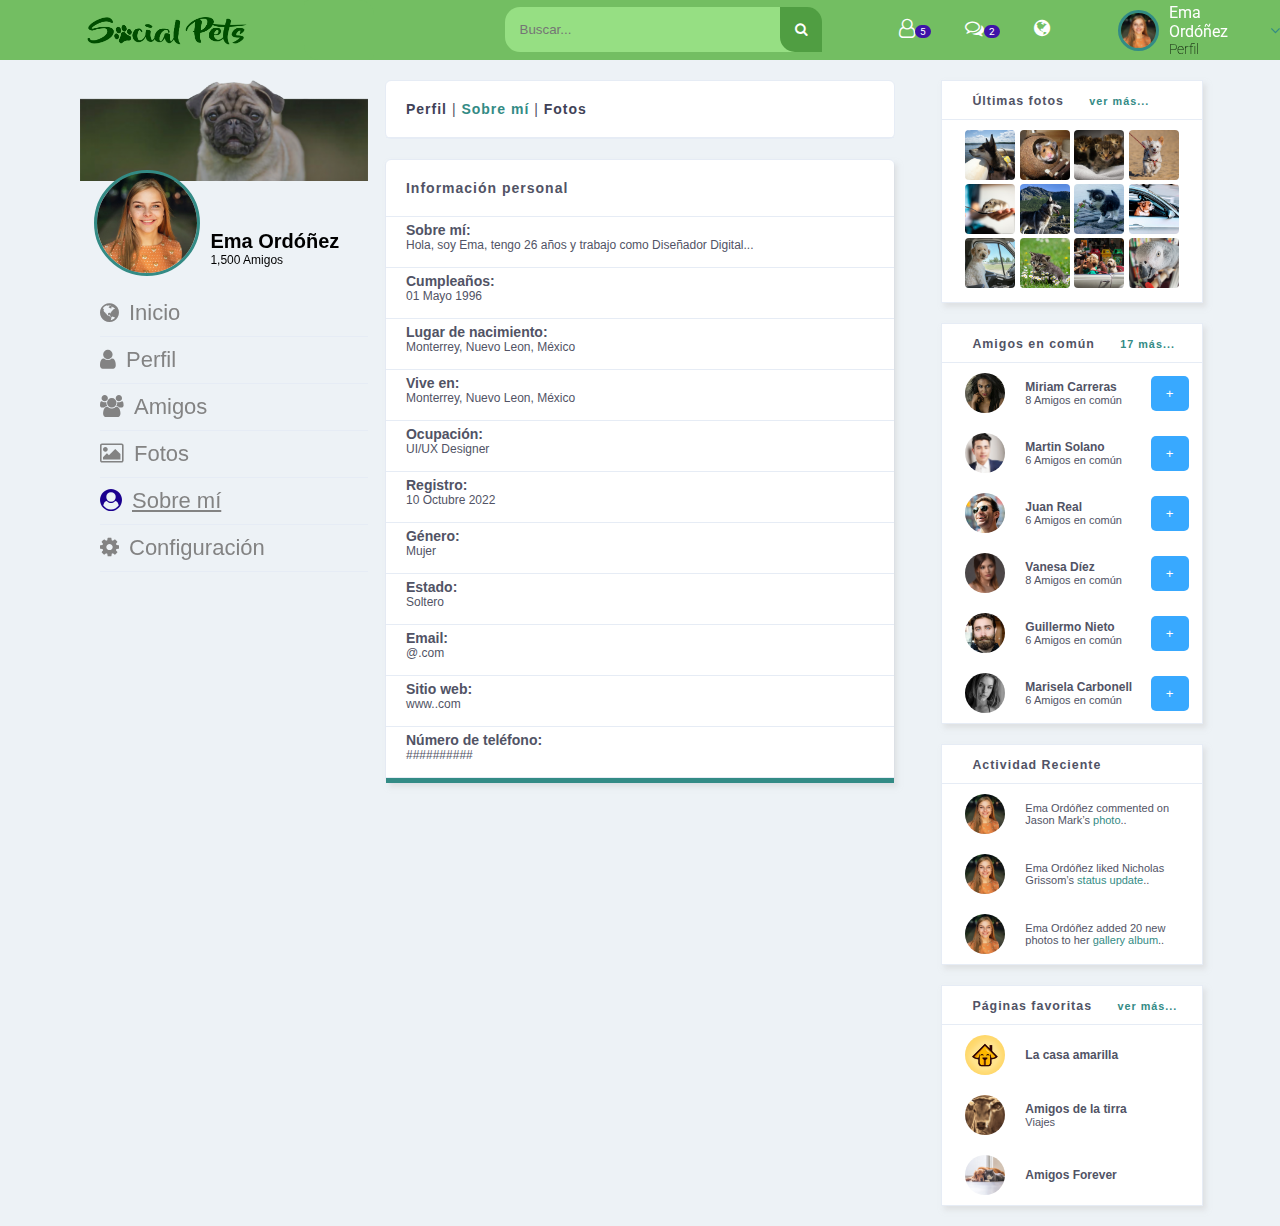
<file: about.html>
<!DOCTYPE html>
<html lang="es">
<head>
    <meta charset="utf-8">
    <meta name="viewport" content="width=device-width, initial-scale=1">
    <meta http-equiv="x-ua-compatible" content="ie=edge">

    <title>Sobre mí - Social Pets</title>
    <link rel="shortcut icon" href="images/favicon.png" type="image/x-icon">


    <!-- CSS -->
    <link rel="stylesheet" type="text/css" href="css/style.css">

    <!-- Fonts -->
    <link href="https://fonts.googleapis.com/css?family=Roboto" rel="stylesheet">
    <!-- Icons FontAwesome 4.7.0 -->
    <link href="https://maxcdn.bootstrapcdn.com/font-awesome/4.7.0/css/font-awesome.min.css" rel="stylesheet"  type="text/css" />



</head>
<body>
    <div class="navbar">
        <div class="navbar_menuicon" id="navicon">
            <i class="fa fa-navicon"></i>
        </div>
        <div class="navbar_logo">
            <a title="Social Pet" href="index.html"><img src="images/logo.png" alt="" /></a>
        </div>
        <div class="navbar_page">
            <span></span>
        </div>
        <div class="navbar_search">
            <form method="" action="/">
                <input type="text" placeholder="Buscar..." />
                <button><i class="fa fa-search"></i></button>
            </form>
        </div>
        <div class="navbar_icons">
            <ul>
                <li id="friendsmodal"><i class="fa fa-user-o"></i><span id="notification">5</span></li>
                <li id="messagesmodal"><i class="fa fa-comments-o"></i><span id="notification">2</span></li>
                <a href="" style="color:white"><li><i class="fa fa-globe"></i></li></a>
            </ul>
        </div>
        <div class="navbar_user" id="profilemodal" style="cursor:pointer">
            <img src="images/user.jpg" alt="" />
            <span id="navbar_user_top">Ema Ordóñez<br><p>Perfil</p></span><i class="fa fa-angle-down"></i>
        </div>
    </div>

    <div class="all">

        <div class="rowfixed"></div>
        <div class="left_row">
            <div class="left_row_profile">
                <img id="portada" src="images/portada.png" />
                <div class="left_row_profile">
                    <img id="profile_pic" src="images/user.jpg" />
                    <span><b class="SizeName">Ema Ordóñez</b><br><p>1,500 Amigos</p></span>
                </div>
            </div>
            <div class="rowmenu">
                <ul>
                    <li><a href="index.html"><i class="fa fa-globe"></i>Inicio</a></li>
                    <li><a href="profile.html"><i class="fa fa-user"></i>Perfil</a></li>
                    <li><a href="friends.html"><i class="fa fa-users"></i>Amigos</a></li>
                    <li><a href="photos.html"><i class="fa fa-image"></i>Fotos</a></li>
                    <li><a href="about.html" id="rowmenu-selected"><i class="fa fa-user-circle"></i>Sobre mí</a></li>
                    <li><a href="settings.html"><i class="fa fa-cog"></i>Configuración</a></li>
                </ul>
            </div>
        </div>



        <div class="right_row">
            <div class="row border-radius">
                <div class="feed">
                    <div class="feed_title">
                        <span><a href="profile.html"><b>Perfil</b></a> | <a href="about.html" id="select_profile_menu"><b>Sobre mí</b></a> | <a href="photos.html"><b>Fotos</b></a></span>
                    </div>
                </div>
            </div>

            <div class="row border-radius">
                <div class="settings shadow">
                    <div class="settings_title">
                        <h3>Información personal</h3>
                    </div>
                    <div class="settings_content">
                        <style type="text/css">
                            .settings_content ul li p {padding:5px;padding-left: 20px}
                        </style>
                        <ul>
                            <li>
                                <p>
                                    <b>Sobre mí:</b>
                                    <br>
                                    Hola, soy Ema, tengo 26 años y trabajo como Diseñador Digital...
                                </p>
                            </li>
                            <li>
                                <p>
                                    <b>Cumpleaños:</b>
                                    <br>
                                    01 Mayo 1996
                                </p>
                            </li>
                            <li>
                                <p>
                                    <b>Lugar de nacimiento:</b>
                                    <br>
                                    Monterrey, Nuevo Leon, México
                                </p>
                            </li>
                            <li>
                                <p>
                                    <b>Vive en:</b>
                                    <br>
                                    Monterrey, Nuevo Leon, México
                                </p>
                            </li>
                            <li>
                                <p>
                                    <b>Ocupación:</b>
                                    <br>
                                    UI/UX Designer
                                </p>
                            </li>
                            <li>
                                <p>
                                    <b>Registro:</b>
                                    <br>
                                    10 Octubre 2022
                                </p>
                            </li>
                            <li>
                                <p>
                                    <b>Género:</b>
                                    <br>
                                    Mujer
                                </p>
                            </li>
                            <li>
                                <p>
                                    <b>Estado:</b>
                                    <br>
                                    Soltero
                                </p>
                            </li>
                            <li>
                                <p>
                                    <b>Email:</b>
                                    <br>
                                    @.com
                                </p>
                            </li>
                            <li>
                                <p>
                                    <b>Sitio web:</b>
                                    <br>
                                    www..com
                                </p>
                            </li>
                            <li>
                                <p>
                                    <b>Número de teléfono:</b>
                                    <br>
                                    ##########
                                </p>
                            </li>
                           
                        </ul>
                    </div>
                </div>
            </div>

            
            

        </div>

        <div class="suggestions_row">
            

            <div class="row shadow">
                <div class="row_title">
                    <span>Últimas fotos</span>
                    <a href="#">ver más...</a>
                </div>
                <div class="row_contain_profilephotos">
                    <ul>
                        <li class="imgbig"><a href="#"><img src="images/pp_1.jpg" alt="" /></a></li>
                        <li class="imgbig"><a href="#"><img src="images/pp_2.jpg" alt="" /></a></li>
                        <li class="imgbig"><a href="#"><img src="images/pp_3.jpg" alt="" /></a></li>
                        <li class="imgbig"><a href="#"><img src="images/pp_4.jpg" alt="" /></a></li>
                        <li class="imgbig"><a href="#"><img src="images/pp_5.jpg" alt="" /></a></li>
                        <li class="imgbig"><a href="#"><img src="images/pp_6.jpg" alt="" /></a></li>
                        <li class="imgbig"><a href="#"><img src="images/pp_7.jpg" alt="" /></a></li>
                        <li class="imgbig"><a href="#"><img src="images/pp_8.jpg" alt="" /></a></li>
                        <li class="imgbig"><a href="#"><img src="images/pp_9.jpg" alt="" /></a></li>
                        <li class="imgbig"><a href="#"><img src="images/pp_10.jpg" alt="" /></a></li>
                        <li class="imgbig"><a href="#"><img src="images/pp_11.jpg" alt="" /></a></li>
                        <li class="imgbig"><a href="#"><img src="images/pp_12.jpg" alt="" /></a></li>
                    </ul>
                </div>
            </div>


            <div class="row shadow">
                <div class="row_title">
                    <span>Amigos en común</span>
                    <a href="friends.html">17 más...</a>
                </div>
                <div class="row_contain">
                    <img src="images/user-7.jpg" alt="" />
                    <span><b>Miriam Carreras</b><br>8 Amigos en común</span>
                    <button>+</button>
                </div>
                <div class="row_contain">
                    <img src="images/user-2.jpg" alt="" />
                    <span><b>Martin Solano</b><br>6 Amigos en común</span>
                    <button>+</button>
                </div>
                <div class="row_contain">
                    <img src="images/user-6.jpg" alt="" />
                    <span><b>Juan Real</b><br>6 Amigos en común</span>
                    <button>+</button>
                </div>
                <div class="row_contain">
                    <img src="images/user-3.jpg" alt="" />
                    <span><b>Vanesa Díez</b><br>8 Amigos en común</span>
                    <button>+</button>
                </div>
                <div class="row_contain">
                    <img src="images/user-4.jpg" alt="" />
                    <span><b>Guillermo Nieto</b><br>6 Amigos en común</span>
                    <button>+</button>
                </div>
                <div class="row_contain">
                    <img src="images/user-5.jpg" alt="" />
                    <span><b>Marisela Carbonell</b><br>6 Amigos en común</span>
                    <button>+</button>
                </div>
            </div>

            <div class="row shadow">
                <div class="row_title">
                    <span>Actividad Reciente</span>
                </div>
                <div class="row_contain">
                    <img src="images/user.jpg" alt="" />
                    <span>Ema Ordóñez commented on Jason Mark’s <a href="" class="selected-orange">photo</a>..</span>
                </div>
                <div class="row_contain">
                    <img src="images/user.jpg" alt="" />
                    <span>Ema Ordóñez liked Nicholas Grissom’s <a href="" class="selected-orange">status update</a>..</span>
                </div>
                <div class="row_contain">
                    <img src="images/user.jpg" alt="" />
                    <span>Ema Ordóñez added 20 new photos to her <a href="" class="selected-orange">gallery album</a>..</span>
                </div>
            </div>


            <div class="row shadow">
                <div class="row_title">
                    <span>Páginas favoritas</span>
                    <a href="#">ver más...</a>
                </div>
                <div class="row_contain">
                    <img src="images/group-1.png" alt="" />
                    <span><a href=""><b>La casa amarilla</b></a><br></span>
                </div>
                <div class="row_contain">
                    <img src="images/group-2.jpg" alt="" />
                    <span><a href=""><b>Amigos de la tirra</b></a><br>Viajes</span>
                </div>
                <div class="row_contain">
                    <img src="images/group-3.jpg" alt="" />
                    <span><a href=""><b>Amigos Forever</b></a><br></span>
                </div>
                
            </div>
        </div>
    </div>
    <button onclick="topFunction()" id="myBtn" title="Go to top"><i class="fa fa-arrow-up"></i></button>



    <!-- Modal Messages -->
    <div class="modal modal-comments">
        <div class="modal-icon-select"><i class="fa fa-sort-asc" aria-hidden="true"></i></div>
        <div class="modal-title">
            <span>CHAT</span>
             <a href=""><i class="fa fa-ellipsis-h"></i></a>
        </div>
        <div class="modal-content">
            <ul>
                <li>
                    <a href="#">
                        <img src="images/user-7.jpg" alt="" />
                        <span><b>Miriam Carreras</b><br>Hi James! It’s Diana, I just wanted to let you know that we have to reschedule...<p>4 horas atras</p></span>
                    </a>
                </li>
                <li>
                    <a href="#">
                        <img src="images/user-6.jpg" alt="" />
                        <span><b>Juan Real</b><br>We’ll have to check that at the office and see if the client is on board with...<p>Ayer a las 9:56pm</p></span>
                    </a>
                </li>
                <li>
                    <a href="#">
                        <img src="images/user-3.jpg" alt="" />
                        <span><b>Vanesa Díez</b><br>Great, I’ll see you tomorrow!.<p>4 horas atras</p></span>
                    </a>
                </li>
            </ul>
        </div>
    </div>
    <!-- Modal Friends -->
    <div class="modal modal-friends">
        <div class="modal-icon-select"><i class="fa fa-sort-asc" aria-hidden="true"></i></div>
        <div class="modal-title">
            <span>SOLICITUDES DE AMISTAD</span>
             <a href="friends.html"><i class="fa fa-ellipsis-h"></i></a>
        </div>
        <div class="modal-content">
            <ul>
                <li>
                    <a href="#">
                        <img src="images/user-2.jpg" alt="" />
                        <span><b>Tony Stevens</b><br>4 Amigos en común</span>
                        <button class="modal-content-accept">Aceptar</button><button class="modal-content-decline">Rechazar</button>
                    </a>
                </li>
                <li>
                    <a href="#">
                        <img src="images/user-6.jpg" alt="" />
                        <span><b>Tamara Romanoff</b><br>2 Amigos en común</span>
                        <button class="modal-content-accept">Aceptar</button><button class="modal-content-decline">Rechazar</button>
                    </a>
                </li>
                <li>
                    <a href="#">
                        <img src="images/user-4.jpg" alt="" />
                        <span><b>Nicholas Grissom</b><br>1 Amigo en común</span>
                        <button class="modal-content-accept">Aceptar</button><button class="modal-content-decline">Rechazar</button>
                    </a>
                </li>
            </ul>
        </div>
    </div>
    <!-- Modal Profile -->
    <div class="modal modal-profile">
        <div class="modal-icon-select"><i class="fa fa-sort-asc" aria-hidden="true"></i></div>
        <div class="modal-title">
            <span>CUENTA</span>
             <a href="settings.html"><i class="fa fa-cogs"></i></a>
        </div>
        <div class="modal-content">
            <ul>
                <li>
                    <a href="settings.html">
                        <i class="fa fa-tasks" aria-hidden="true"></i>
                        <span><b>Configuración de perfil</b><br></span>
                    </a>
                </li>
                
                <li>
                    <a href="login.html">
                        <i class="fa fa-power-off" aria-hidden="true"></i>
                        <span><b>Cerrar Sesión</b><br></span>
                    </a>
                </li>
            </ul>
        </div>
    </div>
    
    <!-- NavMobile -->
    <div class="mobilemenu">
        
        <div class="mobilemenu_profile">
            <img id="mobilemenu_portada" src="images/portada2.png" />
            <div class="mobilemenu_profile">
                <img id="mobilemenu_profile_pic" src="images/user.jpg" /><br>
                <span>Ema Ordóñez<br><p>1,500 Amigos</p></span>
            </div>
            <div class="mobilemenu_menu">
                <ul>
                    <li><a href="index.html"><i class="fa fa-globe"></i>Inicio</a></li>
                    <li><a href="profile.html"><i class="fa fa-user"></i>Perfil</a></li>
                    <li><a href="friends.html"><i class="fa fa-users"></i>Amigos</a></li>
                    <li><a href="photos.html"><i class="fa fa-photo"></i>Fotos</a></li>
                    <li><a href="about.html" id="mobilemenu-selected"><i class="fa fa-user-circle"></i>Sobre mí</a></li>
                    <li><a href="settings.html"><i class="fa fa-cog"></i>Configuración</a></li>
                </ul>
                    <hr>
                <ul>
                    
                    <li><a href="login.html">Cerrar sesión</a></li>
                </ul>
            </div>
        </div>
    </div>

    <script src="https://ajax.googleapis.com/ajax/libs/jquery/3.3.1/jquery.min.js"></script>
    <script>
    // Modals
    $(document).ready(function(){


        $("#messagesmodal").hover(function(){
            $(".modal-comments").toggle();
        });
        $(".modal-comments").hover(function(){
            $(".modal-comments").toggle();
        });



        $("#friendsmodal").hover(function(){
            $(".modal-friends").toggle();
        });
        $(".modal-friends").hover(function(){
            $(".modal-friends").toggle();
        });


        $("#profilemodal").hover(function(){
            $(".modal-profile").toggle();
        });
        $(".modal-profile").hover(function(){
            $(".modal-profile").toggle();
        });


        $("#navicon").click(function(){
            $(".mobilemenu").fadeIn();
        });
        $(".all").click(function(){
            $(".mobilemenu").fadeOut();
        });
    });
    </script>
    <script>
        window.onscroll = function() {scrollFunction()};

        function scrollFunction() {
            if (document.body.scrollTop > 20 || document.documentElement.scrollTop > 20) {
                document.getElementById("myBtn").style.display = "block";
            } else {
                document.getElementById("myBtn").style.display = "none";
            }
        }

        function topFunction() {
            document.body.scrollTop = 0;
            document.documentElement.scrollTop = 0;
        }
    </script>
</body>
</html>
</file>
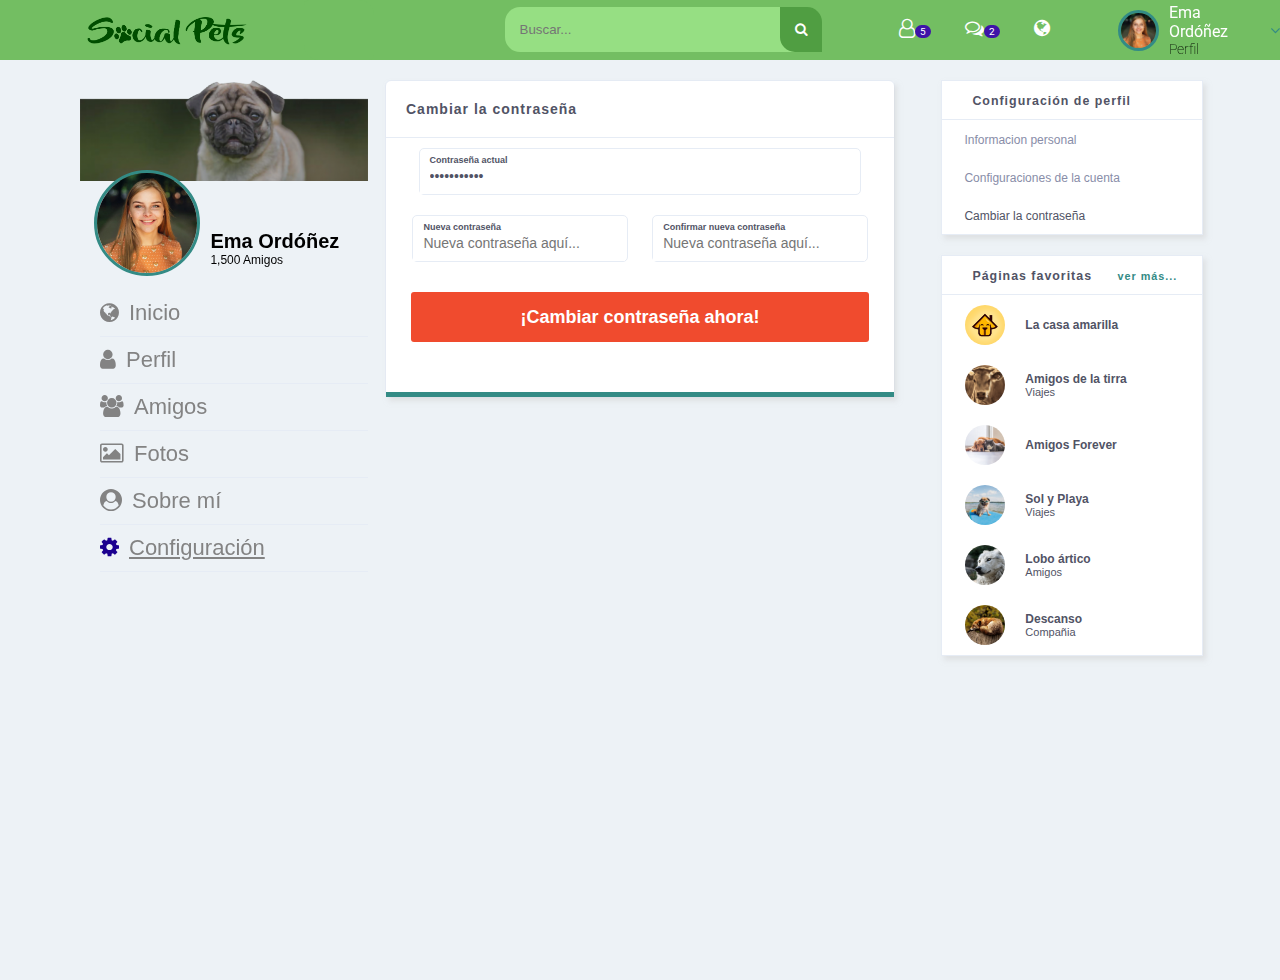
<file: Change-Password.html>
<!DOCTYPE html>
<html lang="es">
<head>
    <meta charset="utf-8">
    <meta name="viewport" content="width=device-width, initial-scale=1">
    <meta http-equiv="x-ua-compatible" content="ie=edge">

    <title>Profile Settings - Social Pets</title>
    <link rel="shortcut icon" href="images/favicon.png" type="image/x-icon">


    <!-- CSS -->
    <link rel="stylesheet" type="text/css" href="css/style.css">

    <!-- Fonts -->
    <link href="https://fonts.googleapis.com/css?family=Roboto" rel="stylesheet">
    <!-- Icons FontAwesome 4.7.0 -->
    <link href="https://maxcdn.bootstrapcdn.com/font-awesome/4.7.0/css/font-awesome.min.css" rel="stylesheet"  type="text/css" />



</head>
<body>
    <div class="navbar">
        <div class="navbar_menuicon" id="navicon">
            <i class="fa fa-navicon"></i>
        </div>
        <div class="navbar_logo">
            <a title="Social Pet" href="index.html"><img src="images/logo.png" alt="" /></a>
        </div>
        <div class="navbar_page">
            <span></span>
        </div>
        <div class="navbar_search">
            <form method="" action="/">
                <input type="text" placeholder="Buscar..." />
                <button><i class="fa fa-search"></i></button>
            </form>
        </div>
        <div class="navbar_icons">
            <ul>
                <li id="friendsmodal"><i class="fa fa-user-o"></i><span id="notification">5</span></li>
                <li id="messagesmodal"><i class="fa fa-comments-o"></i><span id="notification">2</span></li>
                <a href="" style="color:white"><li><i class="fa fa-globe"></i></li></a>
            </ul>
        </div>
        <div class="navbar_user" id="profilemodal" style="cursor:pointer">
            <img src="images/user.jpg" alt="" />
            <span id="navbar_user_top">Ema Ordóñez<br><p>Perfil</p></span><i class="fa fa-angle-down"></i>
        </div>
    </div>

    <div class="all">

        <div class="rowfixed"></div>
        <div class="left_row">
            <div class="left_row_profile">
                <img id="portada" src="images/portada.png" />
                <div class="left_row_profile">
                    <img id="profile_pic" src="images/user.jpg" />
                    <span><b class="SizeName">Ema Ordóñez</b><br><p>1,500 Amigos</p></span>
                </div>
            </div>
            <div class="rowmenu">
                <ul>
                    <li><a href="index.html"><i class="fa fa-globe"></i>Inicio</a></li>
                    <li><a href="profile.html"><i class="fa fa-user"></i>Perfil</a></li>
                    <li><a href="friends.html"><i class="fa fa-users"></i>Amigos</a></li>
                    <li><a href="photos.html"><i class="fa fa-image"></i>Fotos</a></li>
                    <li><a href="about.html"><i class="fa fa-user-circle"></i>Sobre mí</a></li>
                    <li><a href="settings.html" id="rowmenu-selected"><i class="fa fa-cog"></i>Configuración</a></li>
                </ul>
            </div>
        </div>



        

        <div class="right_row">

            <div class="row border-radius">
                <center><div class="settings shadow">
                    <div class="settings_title">
                        <h3>Cambiar la contraseña</h3>
                    </div>
                    <div class="settings_content">
                        <form>
                            <div class="pi-input pi-input-lgg">
                                <span>Contraseña actual</span>
                                <input type="password" value="Social Pets" />
                            </div>
                            <div class="pi-input pi-input-lg">
                                <span>Nueva contraseña</span>
                                <input type="password" placeholder="Nueva contraseña aquí..." />
                            </div>
                            <div class="pi-input pi-input-lg">
                                <span>Confirmar nueva contraseña</span>
                                <input type="password" placeholder="Nueva contraseña aquí..." />
                            </div>
                            

                            <button>¡Cambiar contraseña ahora!</button>
                        </form>
                    </div>
                </div></center>
            </div>
        </div>

        <div class="suggestions_row">
            <div class="row shadow">
                <div class="row_title">
                    <span>Configuración de perfil</span>
                </div>
                <div class="menusetting_contain">
                    <ul>
                        <li>
                            <a href="Personal-Information.html">Informacion personal</a>
                        </li>
                        <li>
                            <a href="settings.html">Configuraciones de la cuenta</a>
                        </li>
                        <li>
                            <a href="Change-Password.html" id="settings-select">Cambiar la contraseña</a>
                        </li>
                    
                    </ul>
                </div>
            </div>


            <div class="row shadow">
                <div class="row_title">
                    <span>Páginas favoritas</span>
                    <a href="#">ver más...</a>
                </div>
                <div class="row_contain">
                    <img src="images/group-1.png" alt="" />
                    <span><a href=""><b>La casa amarilla</b></a><br></span>
                </div>
                <div class="row_contain">
                    <img src="images/group-2.jpg" alt="" />
                    <span><a href=""><b>Amigos de la tirra</b></a><br>Viajes</span>
                </div>
                <div class="row_contain">
                    <img src="images/group-3.jpg" alt="" />
                    <span><a href=""><b>Amigos Forever</b></a><br></span>
                </div>
                <div class="row_contain">
                    <img src="images/group-4.jpg" alt="" />
                    <span><a href=""><b>Sol y Playa</b></a><br>Viajes</span>
                </div>
                <div class="row_contain">
                    <img src="images/group-5.jpg" alt="" />
                    <span><a href=""><b>Lobo ártico</b></a><br>Amigos</span>
                </div>
                <div class="row_contain">
                    <img src="images/group-6.jpg" alt="" />
                    <span><a href=""><b>Descanso</b></a><br>Compañia</span>
                </div>
            </div>
        </div>
    </div>
    </div>
    <button onclick="topFunction()" id="myBtn" title="Go to top"><i class="fa fa-arrow-up"></i></button>



    <!-- Modal Messages -->
    <div class="modal modal-comments">
        <div class="modal-icon-select"><i class="fa fa-sort-asc" aria-hidden="true"></i></div>
        <div class="modal-title">
            <span>CHAT</span>
             <a href=""><i class="fa fa-ellipsis-h"></i></a>
        </div>
        <div class="modal-content">
            <ul>
                <li>
                    <a href="#">
                        <img src="images/user-7.jpg" alt="" />
                        <span><b>Miriam Carreras</b><br>Hi James! It’s Diana, I just wanted to let you know that we have to reschedule...<p>4 horas atras</p></span>
                    </a>
                </li>
                <li>
                    <a href="#">
                        <img src="images/user-6.jpg" alt="" />
                        <span><b>Juan Real</b><br>We’ll have to check that at the office and see if the client is on board with...<p>Ayer a las 9:56pm</p></span>
                    </a>
                </li>
                <li>
                    <a href="#">
                        <img src="images/user-3.jpg" alt="" />
                        <span><b>Vanesa Díez</b><br>Great, I’ll see you tomorrow!.<p>4 horas atras</p></span>
                    </a>
                </li>
            </ul>
        </div>
    </div>
    <!-- Modal Friends -->
    <div class="modal modal-friends">
        <div class="modal-icon-select"><i class="fa fa-sort-asc" aria-hidden="true"></i></div>
        <div class="modal-title">
            <span>SOLICITUDES DE AMISTAD</span>
             <a href="friends.html"><i class="fa fa-ellipsis-h"></i></a>
        </div>
        <div class="modal-content">
            <ul>
                <li>
                    <a href="#">
                        <img src="images/user-2.jpg" alt="" />
                        <span><b>Martin Solano</b><br>4 Amigos en común</span>
                        <button class="modal-content-accept">Aceptar</button><button class="modal-content-decline">Rechazar</button>
                    </a>
                </li>
                <li>
                    <a href="#">
                        <img src="images/user-6.jpg" alt="" />
                        <span><b>Juan Real</b><br>2 Amigos en común</span>
                        <button class="modal-content-accept">Aceptar</button><button class="modal-content-decline">Rechazar</button>
                    </a>
                </li>
                <li>
                    <a href="#">
                        <img src="images/user-4.jpg" alt="" />
                        <span><b>Guillermo Nieto</b><br>1 Amigo en común</span>
                        <button class="modal-content-accept">Aceptar</button><button class="modal-content-decline">Rechazar</button>
                    </a>
                </li>
            </ul>
        </div>
    </div>
    <!-- Modal Profile -->
    <div class="modal modal-profile">
        <div class="modal-icon-select"><i class="fa fa-sort-asc" aria-hidden="true"></i></div>
        <div class="modal-title">
            <span>CUENTA</span>
             <a href="settings.html"><i class="fa fa-cogs"></i></a>
        </div>
        <div class="modal-content">
            <ul>
                <li>
                    <a href="settings.html">
                        <i class="fa fa-tasks" aria-hidden="true"></i>
                        <span><b>Configuración de perfil</b><br></span>
                    </a>
                </li>
                
                <li>
                    <a href="login.html">
                        <i class="fa fa-power-off" aria-hidden="true"></i>
                        <span><b>Cerrar Sesión</b><br></span>
                    </a>
                </li>
            </ul>
        </div>
    </div>
    
    <!-- NavMobile -->
    <div class="mobilemenu">
        
        <div class="mobilemenu_profile">
            <img id="mobilemenu_portada" src="images/portada2.png" />
            <div class="mobilemenu_profile">
                <img id="mobilemenu_profile_pic" src="images/user.jpg" /><br>
                <span><b class="SizeName">Ema Ordóñez</b><br><p>1,500 Amigos</p></span>
            </div>
            <div class="mobilemenu_menu">
                <ul>
                    <li><a href="index.html"><i class="fa fa-globe"></i>Inicio</a></li>
                    <li><a href="profile.html"><i class="fa fa-user"></i>Perfil</a></li>
                    <li><a href="friends.html"><i class="fa fa-users"></i>Amigos</a></li>
                    <li><a href="photos.html"><i class="fa fa-photo"></i>Fotos</a></li>
                    <li><a href="about.html"><i class="fa fa-user-circle"></i>Sobre mí</a></li>
                    <li><a href="settings.html" id="mobilemenu-selected"><i class="fa fa-cog"></i>Configuración</a></li>
                </ul>
                    <hr>
                <ul>
                    
                    <li><a href="login.html">Cerrar sesión</a></li>
                </ul>
            </div>
        </div>
    </div>

    <script src="https://ajax.googleapis.com/ajax/libs/jquery/3.3.1/jquery.min.js"></script>
    <script>
    // Modals
    $(document).ready(function(){


        $("#messagesmodal").hover(function(){
            $(".modal-comments").toggle();
        });
        $(".modal-comments").hover(function(){
            $(".modal-comments").toggle();
        });



        $("#friendsmodal").hover(function(){
            $(".modal-friends").toggle();
        });
        $(".modal-friends").hover(function(){
            $(".modal-friends").toggle();
        });


        $("#profilemodal").hover(function(){
            $(".modal-profile").toggle();
        });
        $(".modal-profile").hover(function(){
            $(".modal-profile").toggle();
        });


        $("#navicon").click(function(){
            $(".mobilemenu").fadeIn();
        });
        $(".all").click(function(){
            $(".mobilemenu").fadeOut();
        });
    });
    </script>
    <script>
        window.onscroll = function() {scrollFunction()};

        function scrollFunction() {
            if (document.body.scrollTop > 20 || document.documentElement.scrollTop > 20) {
                document.getElementById("myBtn").style.display = "block";
            } else {
                document.getElementById("myBtn").style.display = "none";
            }
        }

        function topFunction() {
            document.body.scrollTop = 0;
            document.documentElement.scrollTop = 0;
        }
    </script>
</body>
</html>
</file>
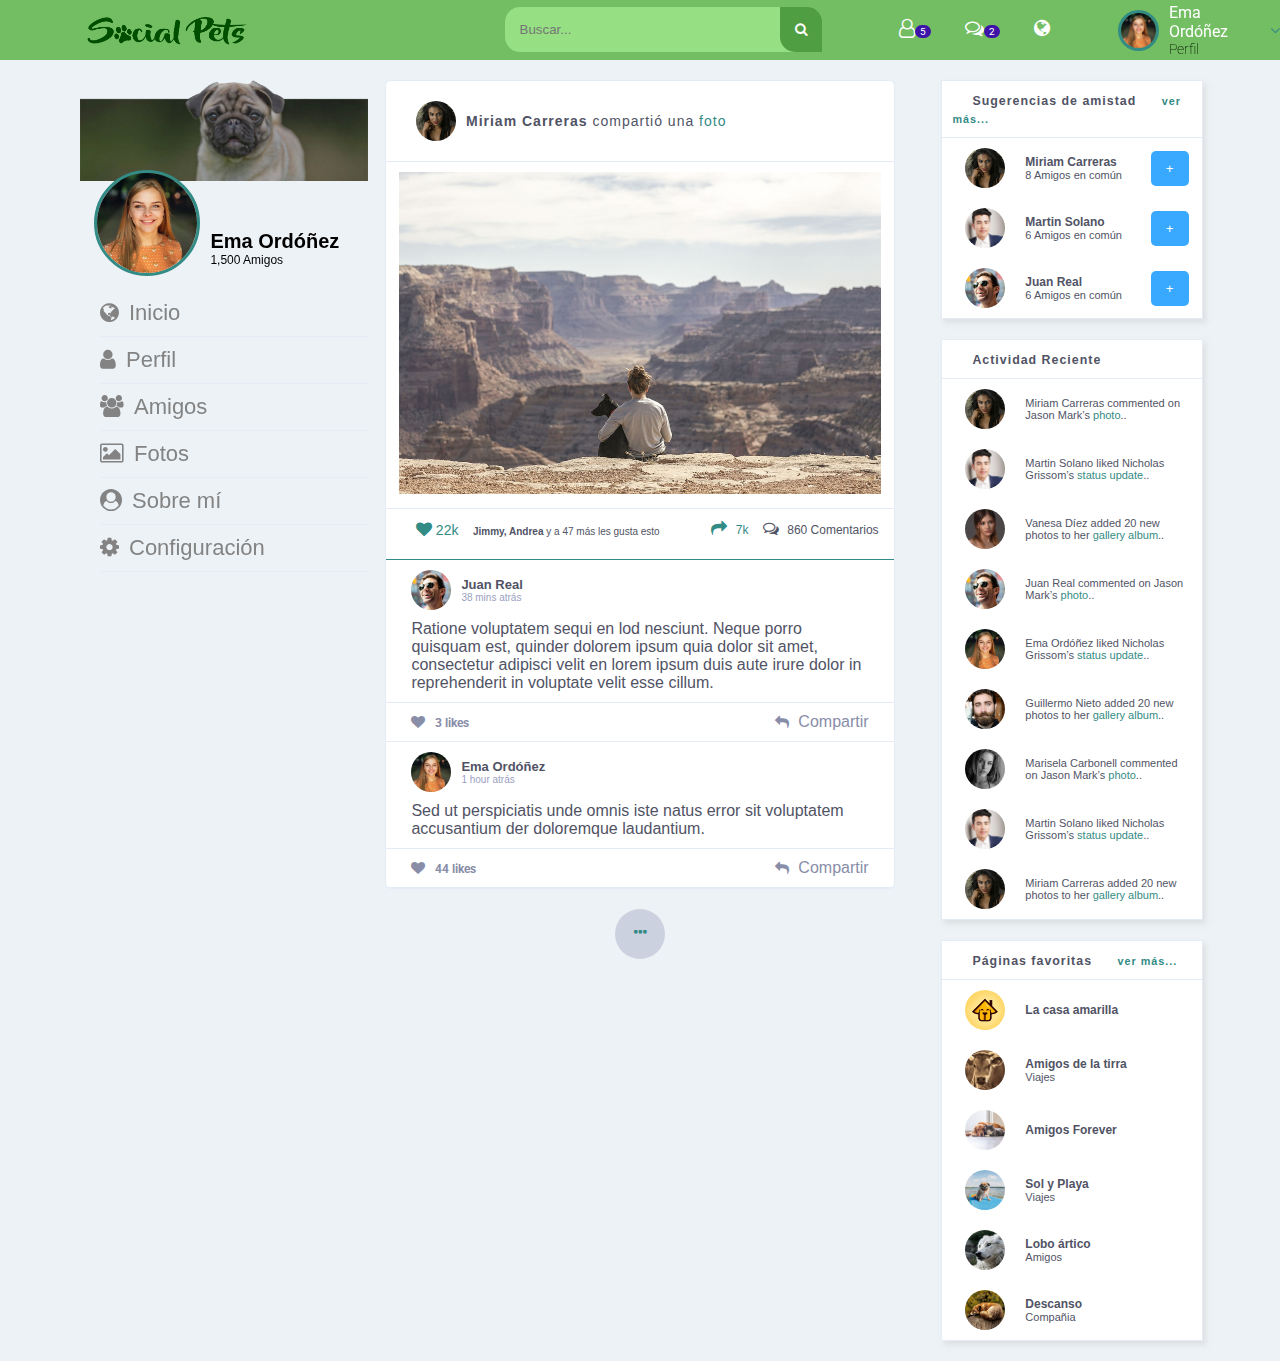
<file: feed.html>
<!DOCTYPE html>
<html lang="es">
<head>
    <meta charset="utf-8">
    <meta name="viewport" content="width=device-width, initial-scale=1">
    <meta http-equiv="x-ua-compatible" content="ie=edge">

    <title>Feed - Social Pets</title>
    <link rel="shortcut icon" href="images/favicon.png" type="image/x-icon">


    <!-- CSS -->
    <link rel="stylesheet" type="text/css" href="css/style.css">

    <!-- Fonts -->
    <link href="https://fonts.googleapis.com/css?family=Roboto" rel="stylesheet">
    <!-- Icons FontAwesome 4.7.0 -->
    <link href="https://maxcdn.bootstrapcdn.com/font-awesome/4.7.0/css/font-awesome.min.css" rel="stylesheet"  type="text/css" />



</head>
<body>
    <div class="navbar">
        <div class="navbar_menuicon" id="navicon">
            <i class="fa fa-navicon"></i>
        </div>
        <div class="navbar_logo">
             <a title="Social Pet" href="index.html"><img src="images/logo.png" alt="" /></a>
        </div>
        <div class="navbar_page">
            <span></span>
        </div>
        <div class="navbar_search">
            <form method="" action="/">
                <input type="text" placeholder="Buscar..." />
                <button><i class="fa fa-search"></i></button>
            </form>
        </div>
        <div class="navbar_icons">
            <ul>
                <li id="friendsmodal"><i class="fa fa-user-o"></i><span id="notification">5</span></li>
                <li id="messagesmodal"><i class="fa fa-comments-o"></i><span id="notification">2</span></li>
                <a href="" style="color:white"><li><i class="fa fa-globe"></i></li></a>
            </ul>
        </div>
        <div class="navbar_user" id="profilemodal" style="cursor:pointer">
            <img src="images/user.jpg" alt="" />
            <span id="navbar_user_top">Ema Ordóñez<br><p>Perfil</p></span><i class="fa fa-angle-down"></i>
        </div>
    </div>

    <div class="all">

        <div class="rowfixed"></div>
        <div class="left_row">
            <div class="left_row_profile">
                <img id="portada" src="images/portada.png" />
                <div class="left_row_profile">
                    <img id="profile_pic" src="images/user.jpg" />
                    <span><b class="SizeName">Ema Ordóñez</b><br><p>1,500 Amigos</p></span>
                </div>
            </div>
            <div class="rowmenu">
                <ul>
                    <li><a href="index.html"><i class="fa fa-globe"></i>Inicio</a></li>
                    <li><a href="profile.html"><i class="fa fa-user"></i>Perfil</a></li>
                    <li><a href="friends.html"><i class="fa fa-users"></i>Amigos</a></li>
                    <li><a href="photos.html"><i class="fa fa-image"></i>Fotos</a></li>
                    <li><a href="about.html"><i class="fa fa-user-circle"></i>Sobre mí</a></li>
                    <li><a href="settings.html" ><i class="fa fa-cog"></i>Configuración</a></li>
                </ul>
            </div>
        </div>



        <div class="right_row">

            <div class="row border-radius">
                <div class="feed">
                    <div class="feed_title">
                        <img src="images/user-7.jpg" alt="" />
                        <span><b>Miriam Carreras</b> compartió una <a href="">foto</a></span>
                    </div>
                    <div class="feed_content">
                        <div class="feed_content_image">
                            <img src="images/photo-1.jpg" alt="" />
                        </div>
                    </div>
                    <div class="feed_footer">
                        <ul class="feed_footer_left">
                            <li class="hover-orange selected-orange"><i class="fa fa-heart"></i> 22k</li>
                            <li><span><b>Jimmy, Andrea</b> y a 47 más les gusta esto</span></li>
                        </ul>
                        <ul class="feed_footer_right">
                            <li>
                                <li class="hover-orange selected-orange"><i class="fa fa-share"></i> 7k</li>
                                <li class="hover-orange"><i class="fa fa-comments-o"></i> 860 Comentarios</li>
                            </li>
                        </ul>
                    </div>
                </div>


                <div class="feedcomments">
                    <ul>
                        <li>
                            <div class="feedcomments-user">
                                <img src="images/user-6.jpg" />
                                <span><b>Juan Real</b><br><p>38 mins atrás</p></span>
                            </div>
                            <div class="feedcomments-comment">
                                <p>Ratione voluptatem sequi en lod nesciunt. Neque porro quisquam est, quinder dolorem ipsum quia dolor sit amet, consectetur adipisci velit en lorem ipsum duis aute irure dolor in reprehenderit in voluptate velit esse cillum.</p>
                            </div>
                            <div class="feedcomments-foot">
                                <i class="fa fa-heart"></i><span>3 likes</span>
                                <p><a href="#"><i class="fa fa-reply"></i> Compartir</a></p>
                            </div>
                        </li>
                        <li>
                            <div class="feedcomments-user">
                                <img src="images/user.jpg" />
                                <span><b>Ema Ordóñez</b><br><p>1 hour atrás</p></span>
                            </div>
                            <div class="feedcomments-comment">
                                <p>Sed ut perspiciatis unde omnis iste natus error sit voluptatem accusantium der doloremque laudantium.</p>
                            </div>
                            <div class="feedcomments-foot">
                                <i class="fa fa-heart"></i><span>44 likes</span>
                                <p><a href="#"><i class="fa fa-reply"></i> Compartir</a></p>
                            </div>
                        </li>
                    </ul>
                </div>
            </div>

            <center>
                <a href=""><div class="loadmorefeed">
                    <i class="fa fa-ellipsis-h"></i>
                </div></a>
            </center>
        </div>


        <div class="suggestions_row">
            <div class="row shadow">
                <div class="row_title">
                    <span>Sugerencias de amistad</span>
                    <a href="friends.html">ver más...</a>
                </div>
                <div class="row_contain">
                    <img src="images/user-7.jpg" alt="" />
                    <span><b>Miriam Carreras</b><br>8 Amigos en común</span>
                    <button>+</button>
                </div>
                <div class="row_contain">
                    <img src="images/user-2.jpg" alt="" />
                    <span><b>Martin Solano</b><br>6 Amigos en común</span>
                    <button>+</button>
                </div>
                <div class="row_contain">
                    <img src="images/user-6.jpg" alt="" />
                    <span><b>Juan Real</b><br>6 Amigos en común</span>
                    <button>+</button>
                </div>
            </div>

            <div class="row shadow">
                <div class="row_title">
                    <span>Actividad Reciente</span>
                </div>
                <div class="row_contain">
                    <img src="images/user-7.jpg" alt="" />
                    <span>Miriam Carreras commented on Jason Mark’s <a href="" class="selected-orange">photo</a>..</span>
                </div>
                <div class="row_contain">
                    <img src="images/user-2.jpg" alt="" />
                    <span>Martin Solano liked Nicholas Grissom’s <a href="" class="selected-orange">status update</a>..</span>
                </div>
                <div class="row_contain">
                    <img src="images/user-3.jpg" alt="" />
                    <span>Vanesa Díez added 20 new photos to her <a href="" class="selected-orange">gallery album</a>..</span>
                </div>
                <div class="row_contain">
                    <img src="images/user-6.jpg" alt="" />
                    <span>Juan Real commented on Jason Mark’s <a href="" class="selected-orange">photo</a>..</span>
                </div>
                <div class="row_contain">
                    <img src="images/user.jpg" alt="" />
                    <span>Ema Ordóñez liked Nicholas Grissom’s <a href="" class="selected-orange">status update</a>..</span>
                </div>
                <div class="row_contain">
                    <img src="images/user-4.jpg" alt="" />
                    <span>Guillermo Nieto added 20 new photos to her <a href="" class="selected-orange">gallery album</a>..</span>
                </div>
                <div class="row_contain">
                    <img src="images/user-5.jpg" alt="" />
                    <span>Marisela Carbonell commented on Jason Mark’s <a href="" class="selected-orange">photo</a>..</span>
                </div>
                <div class="row_contain">
                    <img src="images/user-2.jpg" alt="" />
                    <span>Martin Solano liked Nicholas Grissom’s <a href="" class="selected-orange">status update</a>..</span>
                </div>
                <div class="row_contain">
                    <img src="images/user-7.jpg" alt="" />
                    <span>Miriam Carreras added 20 new photos to her <a href="" class="selected-orange">gallery album</a>..</span>
                </div>
            </div>


            <div class="row shadow">
                <div class="row_title">
                    <span>Páginas favoritas</span>
                    <a href="#">ver más...</a>
                </div>
                <div class="row_contain">
                    <img src="images/group-1.png" alt="" />
                    <span><a href=""><b>La casa amarilla</b></a><br></span>
                </div>
                <div class="row_contain">
                    <img src="images/group-2.jpg" alt="" />
                    <span><a href=""><b>Amigos de la tirra</b></a><br>Viajes</span>
                </div>
                <div class="row_contain">
                    <img src="images/group-3.jpg" alt="" />
                    <span><a href=""><b>Amigos Forever</b></a><br></span>
                </div>
                <div class="row_contain">
                    <img src="images/group-4.jpg" alt="" />
                    <span><a href=""><b>Sol y Playa</b></a><br>Viajes</span>
                </div>
                <div class="row_contain">
                    <img src="images/group-5.jpg" alt="" />
                    <span><a href=""><b>Lobo ártico</b></a><br>Amigos</span>
                </div>
                <div class="row_contain">
                    <img src="images/group-6.jpg" alt="" />
                    <span><a href=""><b>Descanso</b></a><br>Compañia</span>
                </div>
            </div>
        </div>
    </div>
    <button onclick="topFunction()" id="myBtn" title="Go to top"><i class="fa fa-arrow-up"></i></button>



    <!-- Modal Messages -->
    <div class="modal modal-comments">
        <div class="modal-icon-select"><i class="fa fa-sort-asc" aria-hidden="true"></i></div>
        <div class="modal-title">
            <span>CHAT</span>
             <a href=""><i class="fa fa-ellipsis-h"></i></a>
        </div>
        <div class="modal-content">
            <ul>
                <li>
                    <a href="#">
                        <img src="images/user-7.jpg" alt="" />
                        <span><b>Diana Jameson</b><br>Hi James! It’s Diana, I just wanted to let you know that we have to reschedule...<p>4 horas atras</p></span>
                    </a>
                </li>
                <li>
                    <a href="#">
                        <img src="images/user-6.jpg" alt="" />
                        <span><b>Elaine Dreyfuss</b><br>We’ll have to check that at the office and see if the client is on board with...<p>Ayer a las 9:56pm</p></span>
                    </a>
                </li>
                <li>
                    <a href="#">
                        <img src="images/user-3.jpg" alt="" />
                        <span><b>Jake Parker</b><br>Great, I’ll see you tomorrow!.<p>4 horas atras</p></span>
                    </a>
                </li>
            </ul>
        </div>
    </div>
    <!-- Modal Friends -->
    <div class="modal modal-friends">
        <div class="modal-icon-select"><i class="fa fa-sort-asc" aria-hidden="true"></i></div>
        <div class="modal-title">
            <span>SOLICITUDES DE AMISTAD</span>
             <a href="friends.html"><i class="fa fa-ellipsis-h"></i></a>
        </div>
        <div class="modal-content">
            <ul>
                <li>
                    <a href="#">
                        <img src="images/user-2.jpg" alt="" />
                        <span><b>Tony Stevens</b><br>4 Amigos en común</span>
                        <button class="modal-content-accept">Aceptar</button><button class="modal-content-decline">Rechazar</button>
                    </a>
                </li>
                <li>
                    <a href="#">
                        <img src="images/user-6.jpg" alt="" />
                        <span><b>Tamara Romanoff</b><br>2 Amigos en común</span>
                        <button class="modal-content-accept">Aceptar</button><button class="modal-content-decline">Rechazar</button>
                    </a>
                </li>
                <li>
                    <a href="#">
                        <img src="images/user-4.jpg" alt="" />
                        <span><b>Nicholas Grissom</b><br>1 Amigo en común</span>
                        <button class="modal-content-accept">Aceptar</button><button class="modal-content-decline">Rechazar</button>
                    </a>
                </li>
            </ul>
        </div>
    </div>
    <!-- Modal Profile -->
    <div class="modal modal-profile">
        <div class="modal-icon-select"><i class="fa fa-sort-asc" aria-hidden="true"></i></div>
        <div class="modal-title">
            <span>CUENTA</span>
             <a href="settings.html"><i class="fa fa-cogs"></i></a>
        </div>
        <div class="modal-content">
            <ul>
                <li>
                    <a href="settings.html">
                        <i class="fa fa-tasks" aria-hidden="true"></i>
                        <span><b>Configuración de perfil</b><br></span>
                    </a>
                </li>
                
                <li>
                    <a href="login.html">
                        <i class="fa fa-power-off" aria-hidden="true"></i>
                        <span><b>Cerrar Sesión</b><br></span>
                    </a>
                </li>
            </ul>
        </div>
    </div>
    
    <!-- NavMobile -->
    <div class="mobilemenu">
        
        <div class="mobilemenu_profile">
            <img id="mobilemenu_portada" src="images/portada2.png" />
            <div class="mobilemenu_profile">
                <img id="mobilemenu_profile_pic" src="images/user.jpg" /><br>
                <span>Ema Ordóñez<br><p>1,500 Amigos</p></span>
            </div>
            <div class="mobilemenu_menu">
                <ul>
                    <li><a href="index.html" id="mobilemenu-selected"><i class="fa fa-globe"></i>Inicio</a></li>
                    <li><a href="profile.html"><i class="fa fa-user"></i>Perfil</a></li>
                    <li><a href="friends.html"><i class="fa fa-users"></i>Amigos</a></li>
                    <li><a href="photos.html"><i class="fa fa-photo"></i>Fotos</a></li>
                    <li><a href="about.html"><i class="fa fa-user-circle"></i>Sobre mí</a></li>
                    <li><a href="settings.html"><i class="fa fa-cog"></i>Configuración</a></li>
                    
                </ul>
                    <hr>
                <ul>
                    
                    <li><a href="login.html">Cerrar sesión</a></li>
                </ul>
            </div>
        </div>
    </div>

    <script src="https://ajax.googleapis.com/ajax/libs/jquery/3.3.1/jquery.min.js"></script>
    <script>
    // Modals
    $(document).ready(function(){


        $("#messagesmodal").hover(function(){
            $(".modal-comments").toggle();
        });
        $(".modal-comments").hover(function(){
            $(".modal-comments").toggle();
        });



        $("#friendsmodal").hover(function(){
            $(".modal-friends").toggle();
        });
        $(".modal-friends").hover(function(){
            $(".modal-friends").toggle();
        });


        $("#profilemodal").hover(function(){
            $(".modal-profile").toggle();
        });
        $(".modal-profile").hover(function(){
            $(".modal-profile").toggle();
        });


        $("#navicon").click(function(){
            $(".mobilemenu").fadeIn();
        });
        $(".all").click(function(){
            $(".mobilemenu").fadeOut();
        });
    });
    </script>
    <script>
        window.onscroll = function() {scrollFunction()};

        function scrollFunction() {
            if (document.body.scrollTop > 20 || document.documentElement.scrollTop > 20) {
                document.getElementById("myBtn").style.display = "block";
            } else {
                document.getElementById("myBtn").style.display = "none";
            }
        }

        function topFunction() {
            document.body.scrollTop = 0;
            document.documentElement.scrollTop = 0;
        }
    </script>
</body>
</html>
</file>
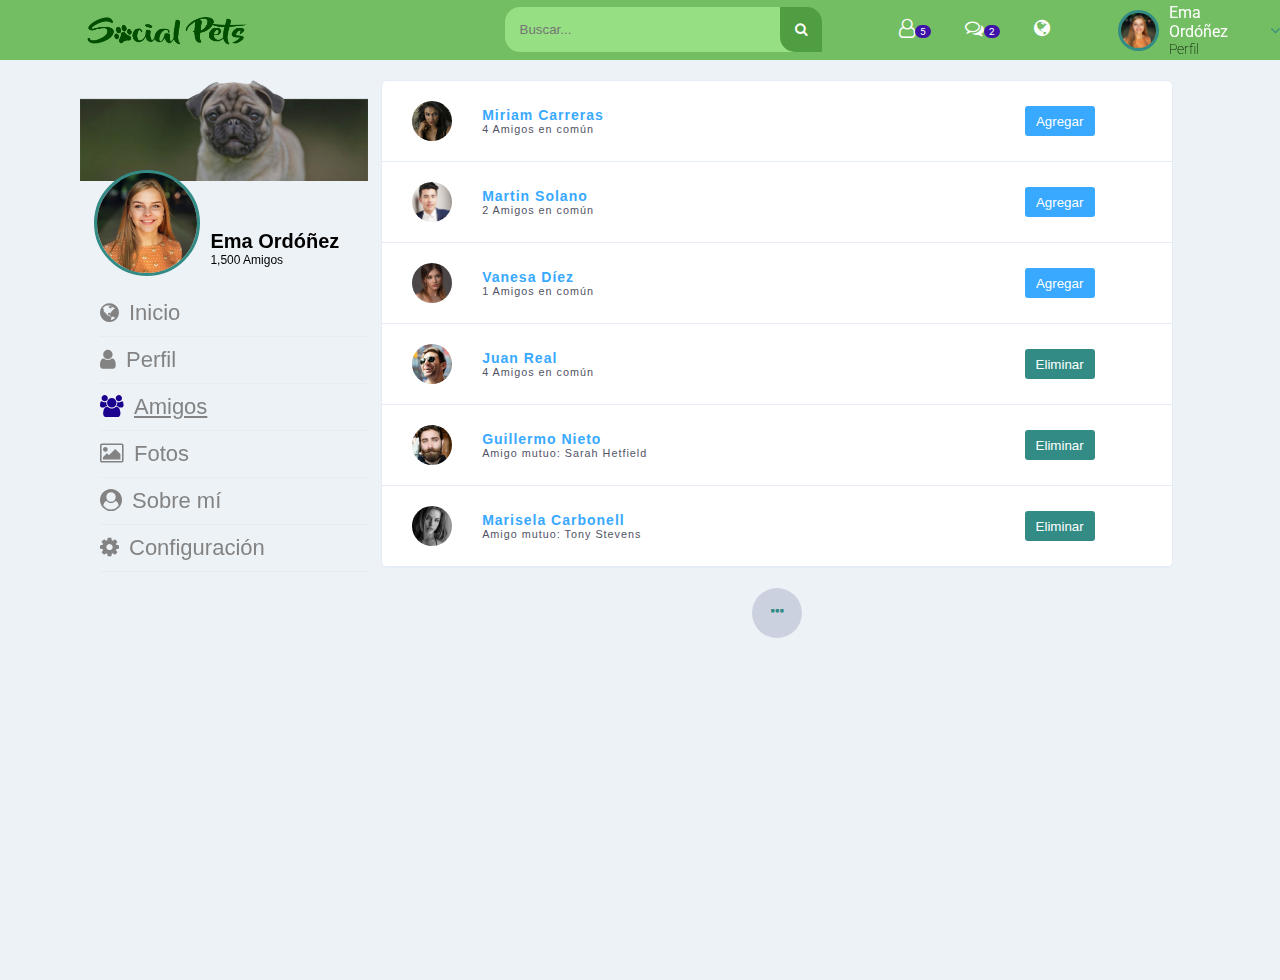
<file: friends.html>
<!DOCTYPE html>
<html lang="es">
<head>
    <meta charset="utf-8">
    <meta name="viewport" content="width=device-width, initial-scale=1">
    <meta http-equiv="x-ua-compatible" content="ie=edge">

    <title>Amigos - Social Pets</title>
    <link rel="shortcut icon" href="images/favicon.png" type="image/x-icon">


    <!-- CSS -->
    <link rel="stylesheet" type="text/css" href="css/style.css">

    <!-- Fonts -->
    <link href="https://fonts.googleapis.com/css?family=Roboto" rel="stylesheet">
    <!-- Icons FontAwesome 4.7.0 -->
    <link href="https://maxcdn.bootstrapcdn.com/font-awesome/4.7.0/css/font-awesome.min.css" rel="stylesheet"  type="text/css" />



</head>
<body>
    <div class="navbar">
        <div class="navbar_menuicon" id="navicon">
            <i class="fa fa-navicon"></i>
        </div>
        <div class="navbar_logo">
            <a title="Social Pet" href="index.html"><img src="images/logo.png" alt="" /></a>
        </div>
        <div class="navbar_page">
            <span></span>
        </div>
        <div class="navbar_search">
            <form method="" action="/">
                <input type="text" placeholder="Buscar..." />
                <button><i class="fa fa-search"></i></button>
            </form>
        </div>
        <div class="navbar_icons">
            <ul>
                <li id="friendsmodal"><i class="fa fa-user-o"></i><span id="notification">5</span></li>
                <li id="messagesmodal"><i class="fa fa-comments-o"></i><span id="notification">2</span></li>
                <a href="" style="color:white"><li><i class="fa fa-globe"></i></li></a>
            </ul>
        </div>
        <div class="navbar_user" id="profilemodal" style="cursor:pointer">
            <img src="images/user.jpg" alt="" />
            <span id="navbar_user_top">Ema Ordóñez<br><p>Perfil</p></span><i class="fa fa-angle-down"></i>
        </div>
    </div>

    <div class="all">

        <div class="rowfixed"></div>
        <div class="left_row">
            <div class="left_row_profile">
                <img id="portada" src="images/portada.png" />
                <div class="left_row_profile">
                    <img id="profile_pic" src="images/user.jpg" />
                    <span><b class="SizeName">Ema Ordóñez</b><br><p>1,500 Amigos</p></span>
                </div>
            </div>
            <div class="rowmenu">
                <ul>
                    <li><a href="index.html"><i class="fa fa-globe"></i>Inicio</a></li>
                    <li><a href="profile.html"><i class="fa fa-user"></i>Perfil</a></li>
                    <li><a href="friends.html" id="rowmenu-selected"><i class="fa fa-users"></i>Amigos</a></li>
                    <li><a href="photos.html"><i class="fa fa-image"></i>Fotos</a></li>
                    <li><a href="about.html"><i class="fa fa-user-circle"></i>Sobre mí</a></li>
                    <li><a href="settings.html" ><i class="fa fa-cog"></i>Configuración</a></li>
                </ul>
            </div>
        </div>



        <div class="right_row" style="width:80%;">

            <div class="row border-radius">
                <div class="friend">
                    <div class="friend_title">
                        <img src="images/user-7.jpg" alt="" />
                        <span><b>Miriam Carreras</b><br><p>4 Amigos en común</p></span>
                        <button class="add-friend">Agregar</button>
                    </div>
                    <div class="friend_title">
                        <img src="images/user-2.jpg" alt="" />
                        <span><b>Martin Solano</b><br><p>2 Amigos en común</p></span>
                        <button class="add-friend">Agregar</button>
                    </div>
                    <div class="friend_title">
                        <img src="images/user-3.jpg" alt="" />
                        <span><b>Vanesa Díez</b><br><p>1 Amigos en común</p></span>
                        <button class="add-friend">Agregar</button>
                    </div>
                    <div class="friend_title">
                        <img src="images/user-6.jpg" alt="" />
                        <span><b>Juan Real</b><br><p>4 Amigos en común</p></span>
                        <button class="delete-friend">Eliminar</button>
                    </div>
                    <div class="friend_title">
                        <img src="images/user-4.jpg" alt="" />
                        <span><b>Guillermo Nieto</b><br><p>Amigo mutuo: Sarah Hetfield</p></span>
                        <button class="delete-friend">Eliminar</button>
                    </div>
                    <div class="friend_title">
                        <img src="images/user-5.jpg" alt="" />
                        <span><b>Marisela Carbonell</b><br><p>Amigo mutuo: Tony Stevens</p></span>
                        <button class="delete-friend">Eliminar</button>
                    </div>
                    
                </div>
            </div>

            <center>
                <a href=""><div class="loadmorefeed">
                    <i class="fa fa-ellipsis-h"></i>
                </div></a>
            </center>


        </div>
    </div>
    <button onclick="topFunction()" id="myBtn" title="Go to top"><i class="fa fa-arrow-up"></i></button>



    <!-- Modal Messages -->
    <div class="modal modal-comments">
        <div class="modal-icon-select"><i class="fa fa-sort-asc" aria-hidden="true"></i></div>
        <div class="modal-title">
            <span>CHAT</span>
             <a href=""><i class="fa fa-ellipsis-h"></i></a>
        </div>
        <div class="modal-content">
            <ul>
                <li>
                    <a href="#">
                        <img src="images/user-7.jpg" alt="" />
                        <span><b>Diana Jameson</b><br>Hi James! It’s Diana, I just wanted to let you know that we have to reschedule...<p>4 horas atras</p></span>
                    </a>
                </li>
                <li>
                    <a href="#">
                        <img src="images/user-6.jpg" alt="" />
                        <span><b>Elaine Dreyfuss</b><br>We’ll have to check that at the office and see if the client is on board with...<p>Ayer a las 9:56pm</p></span>
                    </a>
                </li>
                <li>
                    <a href="#">
                        <img src="images/user-3.jpg" alt="" />
                        <span><b>Jake Parker</b><br>Great, I’ll see you tomorrow!.<p>4 horas atras</p></span>
                    </a>
                </li>
            </ul>
        </div>
    </div>
    <!-- Modal Friends -->
    <div class="modal modal-friends">
        <div class="modal-icon-select"><i class="fa fa-sort-asc" aria-hidden="true"></i></div>
        <div class="modal-title">
            <span>SOLICITUDES DE AMISTAD</span>
             <a href="friends.html"><i class="fa fa-ellipsis-h"></i></a>
        </div>
        <div class="modal-content">
            <ul>
                <li>
                    <a href="#">
                        <img src="images/user-2.jpg" alt="" />
                        <span><b>Tony Stevens</b><br>4 Amigos en común</span>
                        <button class="modal-content-accept">Aceptar</button><button class="modal-content-decline">Rechazar</button>
                    </a>
                </li>
                <li>
                    <a href="#">
                        <img src="images/user-6.jpg" alt="" />
                        <span><b>Tamara Romanoff</b><br>2 Amigos en común</span>
                        <button class="modal-content-accept">Aceptar</button><button class="modal-content-decline">Rechazar</button>
                    </a>
                </li>
                <li>
                    <a href="#">
                        <img src="images/user-4.jpg" alt="" />
                        <span><b>Nicholas Grissom</b><br>1 Amigo en común</span>
                        <button class="modal-content-accept">Aceptar</button><button class="modal-content-decline">Rechazar</button>
                    </a>
                </li>
            </ul>
        </div>
    </div>
    <!-- Modal Profile -->
    <div class="modal modal-profile">
        <div class="modal-icon-select"><i class="fa fa-sort-asc" aria-hidden="true"></i></div>
        <div class="modal-title">
            <span>CUENTA</span>
             <a href="settings.html"><i class="fa fa-cogs"></i></a>
        </div>
        <div class="modal-content">
            <ul>
                <li>
                    <a href="settings.html">
                        <i class="fa fa-tasks" aria-hidden="true"></i>
                        <span><b>Configuración de perfil</b><br></span>
                    </a>
                </li>
                
                <li>
                    <a href="login.html">
                        <i class="fa fa-power-off" aria-hidden="true"></i>
                        <span><b>Cerrar Sesión</b><br></span>
                    </a>
                </li>
            </ul>
        </div>
    </div>
    
    <!-- NavMobile -->
    <div class="mobilemenu">
        
        <div class="mobilemenu_profile">
            <img id="mobilemenu_portada" src="images/portada2.png" />
            <div class="mobilemenu_profile">
                <img id="mobilemenu_profile_pic" src="images/user.jpg" /><br>
                <span><b class="SizeName">Ema Ordóñez</b><br><p>1,500 Amigos</p></span>
            </div>
            <div class="mobilemenu_menu">
                <ul>
                    <li><a href="index.html"><i class="fa fa-globe"></i>Inicio</a></li>
                    <li><a href="profile.html"><i class="fa fa-user"></i>Perfil</a></li>
                    <li><a href="friends.html" id="mobilemenu-selected"><i class="fa fa-users"></i>Amigos</a></li>
                    <li><a href="photos.html"><i class="fa fa-photo"></i>Fotos</a></li>
                    <li><a href="about.html"><i class="fa fa-user-circle"></i>Sobre mí</a></li>
                    <li><a href="settings.html"><i class="fa fa-cog"></i>Configuración</a></li>
                    
                </ul>
                    <hr>
                <ul>
               
                    <li><a href="login.html">Cerrar sesión</a></li>
                </ul>
            </div>
        </div>
    </div>

    <script src="https://ajax.googleapis.com/ajax/libs/jquery/3.3.1/jquery.min.js"></script>
    <script>
    // Modals
    $(document).ready(function(){


        $("#messagesmodal").hover(function(){
            $(".modal-comments").toggle();
        });
        $(".modal-comments").hover(function(){
            $(".modal-comments").toggle();
        });



        $("#friendsmodal").hover(function(){
            $(".modal-friends").toggle();
        });
        $(".modal-friends").hover(function(){
            $(".modal-friends").toggle();
        });


        $("#profilemodal").hover(function(){
            $(".modal-profile").toggle();
        });
        $(".modal-profile").hover(function(){
            $(".modal-profile").toggle();
        });


        $("#navicon").click(function(){
            $(".mobilemenu").fadeIn();
        });
        $(".all").click(function(){
            $(".mobilemenu").fadeOut();
        });
    });
    </script>
    <script>
        window.onscroll = function() {scrollFunction()};

        function scrollFunction() {
            if (document.body.scrollTop > 20 || document.documentElement.scrollTop > 20) {
                document.getElementById("myBtn").style.display = "block";
            } else {
                document.getElementById("myBtn").style.display = "none";
            }
        }

        function topFunction() {
            document.body.scrollTop = 0;
            document.documentElement.scrollTop = 0;
        }
    </script>
</body>
</html>
</file>
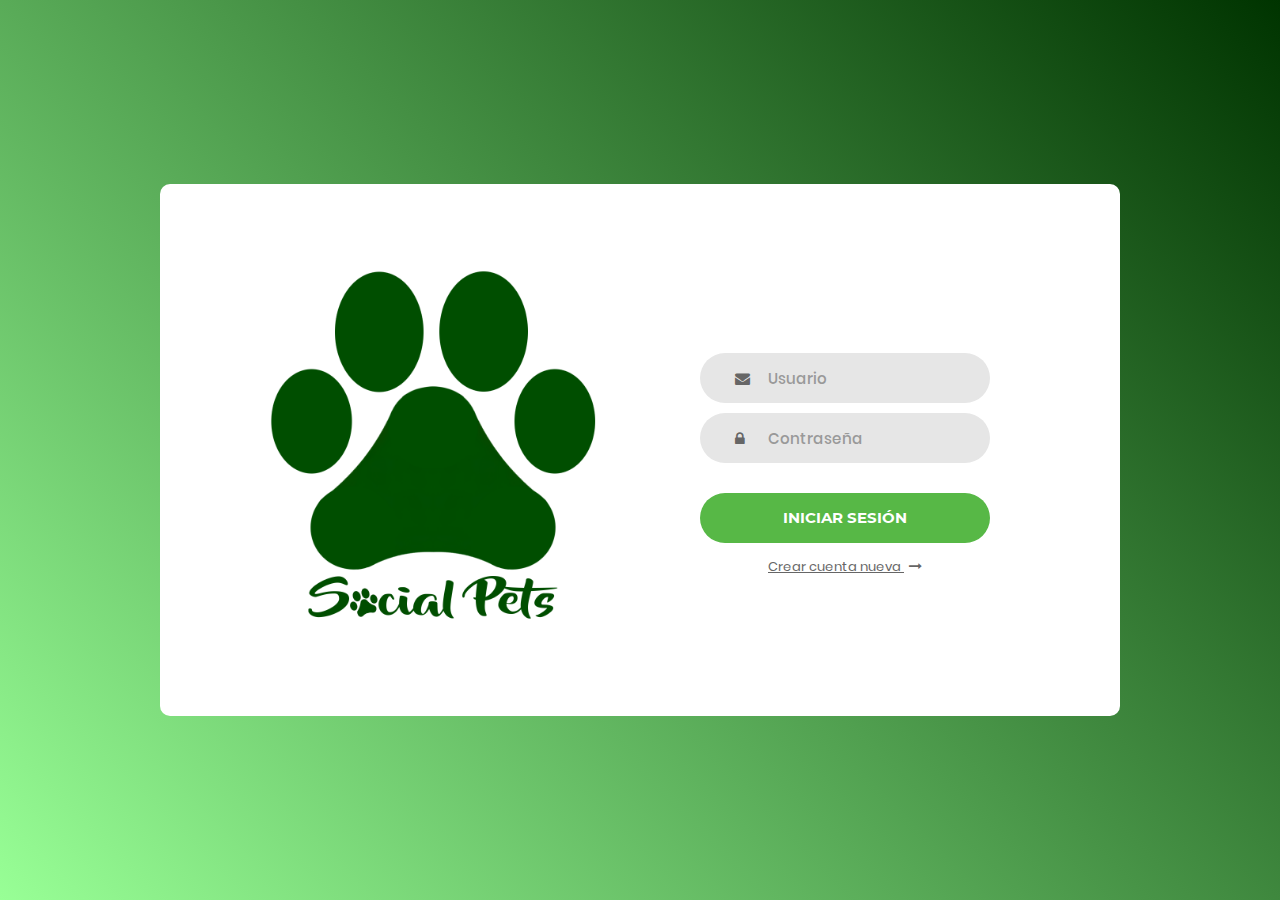
<file: login.html>
<!DOCTYPE html>
<html lang="es">
<head>
    <meta charset="utf-8">
    <meta name="viewport" content="width=device-width, initial-scale=1">
    <meta http-equiv="x-ua-compatible" content="ie=edge">

    <title>Login - Social Pets</title>
    <link rel="shortcut icon" href="images/favicon.png" type="image/x-icon">


    <!-- CSS -->
    <link rel="stylesheet" type="text/css" href="css/login/util.css">
    <link rel="stylesheet" type="text/css" href="css/login/main.css">

    <!-- Icons FontAwesome 4.7.0 -->
    <link href="https://maxcdn.bootstrapcdn.com/font-awesome/4.7.0/css/font-awesome.min.css" rel="stylesheet"  type="text/css" />




</head>
<body>
    <div class="limiter">
        <div class="container-login100">
            <div class="wrap-login100">
                <div class="login100-pic js-tilt" data-tilt>
                    <a href="index.html"><img src="images/logo2.png" alt=""></a>
                </div>

                <form class="login100-form validate-form p-t-50">
                    <span class="login100-form-title">
                    </span>

                    <div class="wrap-input100 validate-input" data-validate = "Valid email is required: ex@abc.xyz">
                        <input class="input100" type="text" name="user" placeholder="Usuario">
                        <span class="focus-input100"></span>
                        <span class="symbol-input100">
                            <i class="fa fa-envelope" aria-hidden="true"></i>
                        </span>
                    </div>

                    <div class="wrap-input100 validate-input" data-validate = "Password is required">
                        <input class="input100" type="password" name="pass" placeholder="Contraseña">
                        <span class="focus-input100"></span>
                        <span class="symbol-input100">
                            <i class="fa fa-lock" aria-hidden="true"></i>
                        </span>
                    </div>

                    <div class="container-login100-form-btn">
                        <button class="login100-form-btn">
                            Iniciar sesión
                        </button>
                    </div>

                    <div class="text-center p-t-10">
                        <a class="txt2" href="register.html">
                            Crear cuenta nueva
                            <i class="fa fa-long-arrow-right m-l-5" aria-hidden="true"></i>
                        </a>
                    </div>
                </form>
            </div>
        </div>
    </div>



    <script src="js/jquery/jquery-3.2.1.min.js"></script>
    <script src="js/popper.js"></script>
    <script src="js/tilt.jquery.min.js"></script>
    <script >
        $('.js-tilt').tilt({
            scale: 1.1
        })
    </script>



</body>
</html>
</file>
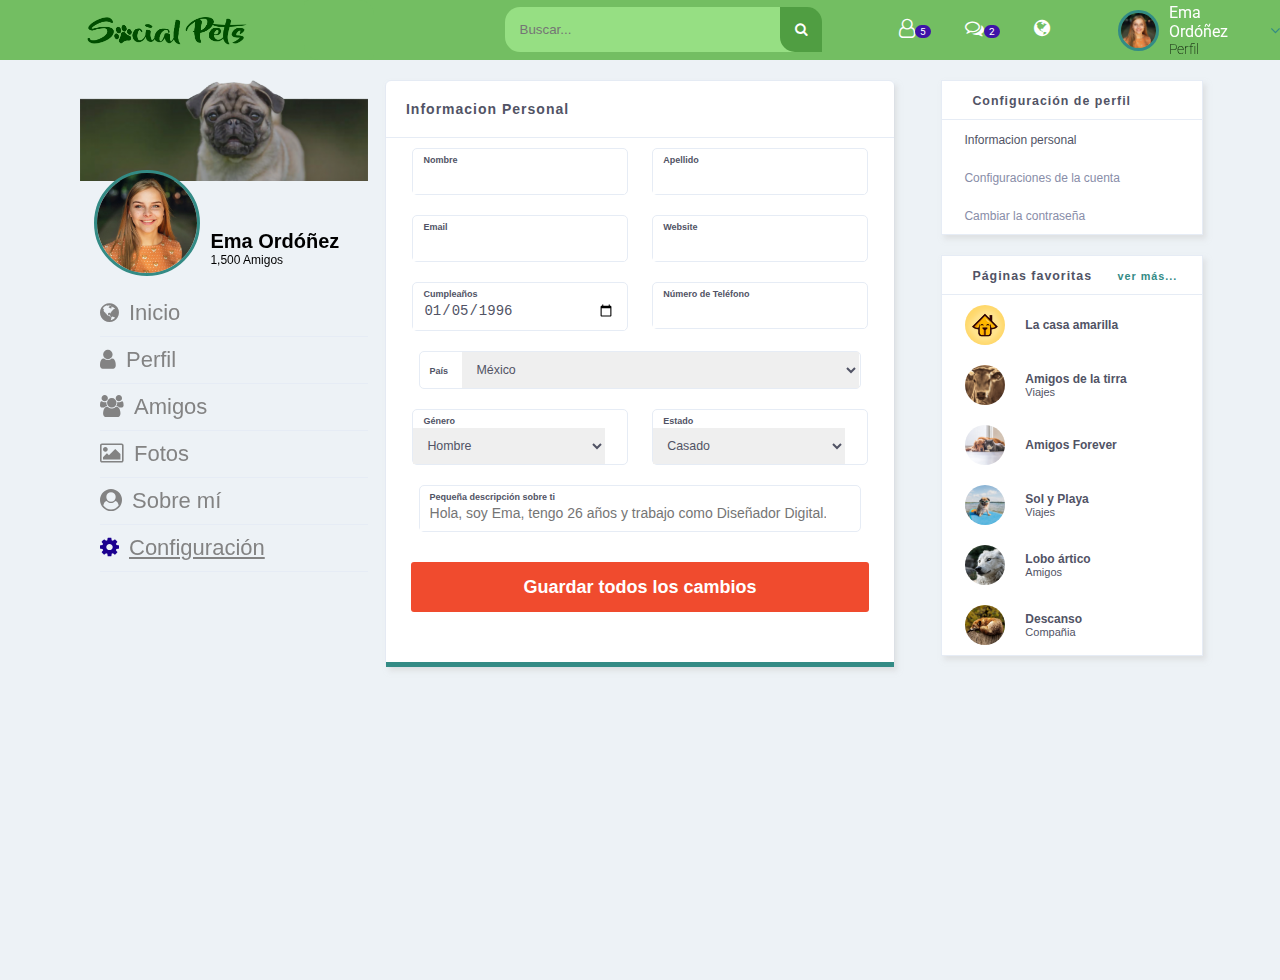
<file: Personal-Information.html>
<!DOCTYPE html>
<html lang="es">
<head>
    <meta charset="utf-8">
    <meta name="viewport" content="width=device-width, initial-scale=1">
    <meta http-equiv="x-ua-compatible" content="ie=edge">

    <title>Informacion Personal - Social Pets</title>
    <link rel="shortcut icon" href="images/favicon.png" type="image/x-icon">


    <!-- CSS -->
    <link rel="stylesheet" type="text/css" href="css/style.css">

    <!-- Fonts -->
    <link href="https://fonts.googleapis.com/css?family=Roboto" rel="stylesheet">
    <!-- Icons FontAwesome 4.7.0 -->
    <link href="https://maxcdn.bootstrapcdn.com/font-awesome/4.7.0/css/font-awesome.min.css" rel="stylesheet"  type="text/css" />



</head>
<body>
    <div class="navbar">
        <div class="navbar_menuicon" id="navicon">
            <i class="fa fa-navicon"></i>
        </div>
        <div class="navbar_logo">
            <a title="Social Pet" href="index.html"><img src="images/logo.png" alt="" /></a>
        </div>
        <div class="navbar_page">
            <span></span>
        </div>
        <div class="navbar_search">
            <form method="" action="/">
                <input type="text" placeholder="Buscar..." />
                <button><i class="fa fa-search"></i></button>
            </form>
        </div>
        <div class="navbar_icons">
            <ul>
                <li id="friendsmodal"><i class="fa fa-user-o"></i><span id="notification">5</span></li>
                <li id="messagesmodal"><i class="fa fa-comments-o"></i><span id="notification">2</span></li>
                <a href="" style="color:white"><li><i class="fa fa-globe"></i></li></a>
            </ul>
        </div>
        <div class="navbar_user" id="profilemodal" style="cursor:pointer">
            <img src="images/user.jpg" alt="" />
            <span id="navbar_user_top">Ema Ordóñez<br><p>Perfil</p></span><i class="fa fa-angle-down"></i>
        </div>
    </div>

    <div class="all">

        <div class="rowfixed"></div>
        <div class="left_row">
            <div class="left_row_profile">
                <img id="portada" src="images/portada.png" />
                <div class="left_row_profile">
                    <img id="profile_pic" src="images/user.jpg" />
                    <span><b class="SizeName">Ema Ordóñez</b><br><p>1,500 Amigos</p></span>
                </div>
            </div>
            <div class="rowmenu">
                <ul>
                    <li><a href="index.html"><i class="fa fa-globe"></i>Inicio</a></li>
                    <li><a href="profile.html"><i class="fa fa-user"></i>Perfil</a></li>
                    <li><a href="friends.html"><i class="fa fa-users"></i>Amigos</a></li>
                    <li><a href="photos.html"><i class="fa fa-image"></i>Fotos</a></li>
                    <li><a href="about.html"><i class="fa fa-user-circle"></i>Sobre mí</a></li>
                    <li><a href="settings.html" id="rowmenu-selected"><i class="fa fa-cog"></i>Configuración</a></li>
                </ul>
            </div>
        </div>



        

        <div class="right_row">

            <div class="row border-radius">
                <center><div class="settings shadow">
                    <div class="settings_title">
                        <h3>Informacion Personal</h3>
                    </div>
                    <div class="settings_content">
                        <form>
                            <div class="pi-input pi-input-lg">
                                <span>Nombre</span>
                                <input type="text" placeholder="" />
                            </div>
                            <div class="pi-input pi-input-lg">
                                <span>Apellido</span>
                                <input type="text" placeholder="" />
                            </div>
                            <div class="pi-input pi-input-lg">
                                <span>Email</span>
                                <input type="text" placeholder="" />
                            </div>
                            <div class="pi-input pi-input-lg">
                                <span>Website</span>
                                <input type="text" placeholder="" />
                            </div>
                            <div class="pi-input pi-input-lg">
                                <span>Cumpleaños</span>
                                <input type="date" value="1996-01-05" />
                            </div>
                            <div class="pi-input pi-input-lg">
                                <span>Número de Teléfono</span>
                                <input type="text" placeholder="" />
                            </div>
                            <div class="pi-input pi-input-md">
                                <span>País</span>
                                <select>
                                    <option>Argentina</option>
                                    <option>Bolivia</option>
                                    <option>Brasil</option>
                                    <option>Canada</option>
                                    <option>Colombia</option>
                                    <option>Costa Rica</option>
                                    <option>Cuba</option>
                                    <option>Chile</option>
                                    <option>Dominica</option>
                                    <option>Ecuador</option>
                                    <option>El Salvador</option>
                                    <option>Estados Unidos</option>
                                    <option>Granada</option>
                                    <option>Guatemala</option>
                                    <option>Guyana</option>
                                    <option>Haití</option>
                                    <option>Honduras</option>
                                    <option>Jamaica</option>
                                    <option selected>México</option>
                                    <option>Nicaragua</option>
                                    <option>Panamá</option>
                                    <option>Paraguay</option>
                                    <option>Perú</option>
                                </select>
                            </div>
                         
                            <div class="pi-input pi-input-lg">
                                <span>Género</span>
                                <select>
                                    <option selected>Hombre</option>
                                    <option>Mujer</option>
                                    <option>Otro</option>
                                </select>
                            </div>
                            <div class="pi-input pi-input-lg">
                                <span>Estado</span>
                                <select>
                                    <option selected>Casado</option>
                                    <option>Soltero</option>
                                </select>
                            </div>
                            <div class="pi-input pi-input-lgg">
                                <span>Pequeña descripción sobre ti</span>
                                <input type="text" placeholder="Hola, soy Ema, tengo 26 años y trabajo como Diseñador Digital..." />
                            </div>

                            <button>Guardar todos los cambios</button>
                        </form>
                    </div>
                </div></center>
            </div>
        </div>

        <div class="suggestions_row">
            <div class="row shadow">
                <div class="row_title">
                    <span>Configuración de perfil</span>
                </div>
                <div class="menusetting_contain">
                    <ul>
                        <li>
                            <a href="Personal-Information.html" id="settings-select">Informacion personal</a>
                        </li>
                        <li>
                            <a href="settings.html">Configuraciones de la cuenta</a>
                        </li>
                        <li>
                            <a href="Change-Password.html">Cambiar la contraseña</a>
                        </li>
                        
                    </ul>
                </div>
            </div>


            <div class="row shadow">
                <div class="row_title">
                    <span>Páginas favoritas</span>
                    <a href="#">ver más...</a>
                </div>
                <div class="row_contain">
                    <img src="images/group-1.png" alt="" />
                    <span><a href=""><b>La casa amarilla</b></a><br></span>
                </div>
                <div class="row_contain">
                    <img src="images/group-2.jpg" alt="" />
                    <span><a href=""><b>Amigos de la tirra</b></a><br>Viajes</span>
                </div>
                <div class="row_contain">
                    <img src="images/group-3.jpg" alt="" />
                    <span><a href=""><b>Amigos Forever</b></a><br></span>
                </div>
                <div class="row_contain">
                    <img src="images/group-4.jpg" alt="" />
                    <span><a href=""><b>Sol y Playa</b></a><br>Viajes</span>
                </div>
                <div class="row_contain">
                    <img src="images/group-5.jpg" alt="" />
                    <span><a href=""><b>Lobo ártico</b></a><br>Amigos</span>
                </div>
                <div class="row_contain">
                    <img src="images/group-6.jpg" alt="" />
                    <span><a href=""><b>Descanso</b></a><br>Compañia</span>
                </div>
            </div>
        </div>
    </div>
    </div>
    <button onclick="topFunction()" id="myBtn" title="Go to top"><i class="fa fa-arrow-up"></i></button>



    <!-- Modal Messages -->
    <div class="modal modal-comments">
        <div class="modal-icon-select"><i class="fa fa-sort-asc" aria-hidden="true"></i></div>
        <div class="modal-title">
            <span>CHAT</span>
             <a href=""><i class="fa fa-ellipsis-h"></i></a>
        </div>
        <div class="modal-content">
            <ul>
                <li>
                    <a href="#">
                        <img src="images/user-7.jpg" alt="" />
                        <span><b>Miriam Carreras</b><br>Hi James! It’s Diana, I just wanted to let you know that we have to reschedule...<p>4 horas atras</p></span>
                    </a>
                </li>
                <li>
                    <a href="#">
                        <img src="images/user-6.jpg" alt="" />
                        <span><b>Juan Real</b><br>We’ll have to check that at the office and see if the client is on board with...<p>Ayer a las 9:56pm</p></span>
                    </a>
                </li>
                <li>
                    <a href="#">
                        <img src="images/user-3.jpg" alt="" />
                        <span><b>Vanesa Díez</b><br>Great, I’ll see you tomorrow!.<p>4 horas atras</p></span>
                    </a>
                </li>
            </ul>
        </div>
    </div>
    <!-- Modal Friends -->
    <div class="modal modal-friends">
        <div class="modal-icon-select"><i class="fa fa-sort-asc" aria-hidden="true"></i></div>
        <div class="modal-title">
            <span>SOLICITUDES DE AMISTAD</span>
             <a href="friends.html"><i class="fa fa-ellipsis-h"></i></a>
        </div>
        <div class="modal-content">
            <ul>
                <li>
                    <a href="#">
                        <img src="images/user-2.jpg" alt="" />
                        <span><b>Martin Solano</b><br>4 Amigos en común</span>
                        <button class="modal-content-accept">Aceptar</button><button class="modal-content-decline">Rechazar</button>
                    </a>
                </li>
                <li>
                    <a href="#">
                        <img src="images/user-6.jpg" alt="" />
                        <span><b>Juan Real</b><br>2 Amigos en común</span>
                        <button class="modal-content-accept">Aceptar</button><button class="modal-content-decline">Rechazar</button>
                    </a>
                </li>
                <li>
                    <a href="#">
                        <img src="images/user-4.jpg" alt="" />
                        <span><b>Guillermo Nieto</b><br>1 Amigo en común</span>
                        <button class="modal-content-accept">Aceptar</button><button class="modal-content-decline">Rechazar</button>
                    </a>
                </li>
            </ul>
        </div>
    </div>
    <!-- Modal Profile -->
    <div class="modal modal-profile">
        <div class="modal-icon-select"><i class="fa fa-sort-asc" aria-hidden="true"></i></div>
        <div class="modal-title">
            <span>CUENTA</span>
             <a href="settings.html"><i class="fa fa-cogs"></i></a>
        </div>
        <div class="modal-content">
            <ul>
                <li>
                    <a href="settings.html">
                        <i class="fa fa-tasks" aria-hidden="true"></i>
                        <span><b>Configuración de perfil</b><br></span>
                    </a>
                </li>
                
                <li>
                    <a href="login.html">
                        <i class="fa fa-power-off" aria-hidden="true"></i>
                        <span><b>Cerrar Sesión</b><br></span>
                    </a>
                </li>
            </ul>
        </div>
    </div>
    
    <!-- NavMobile -->
    <div class="mobilemenu">
        
        <div class="mobilemenu_profile">
            <img id="mobilemenu_portada" src="images/portada2.png" />
            <div class="mobilemenu_profile">
                <img id="mobilemenu_profile_pic" src="images/user.jpg" /><br>
                <span><b class="SizeName">Ema Ordóñez</b><br><p>1,500 Amigos</p></span>
            </div>
            <div class="mobilemenu_menu">
                <ul>
                    <li><a href="index.html"><i class="fa fa-globe"></i>Inicio</a></li>
                    <li><a href="profile.html"><i class="fa fa-user"></i>Perfil</a></li>
                    <li><a href="friends.html"><i class="fa fa-users"></i>Amigos</a></li>
                    <li><a href="photos.html"><i class="fa fa-photo"></i>Fotos</a></li>
                    <li><a href="about.html"><i class="fa fa-user-circle"></i>Sobre mí</a></li>
                    <li><a href="settings.html" id="mobilemenu-selected"><i class="fa fa-cog"></i>Configuración</a></li>
                    
                </ul>
                    <hr>
                <ul>
                   
                    <li><a href="login.html">Cerrar sesión</a></li>
                </ul>
            </div>
        </div>
    </div>

    <script src="https://ajax.googleapis.com/ajax/libs/jquery/3.3.1/jquery.min.js"></script>
    <script>
    // Modals
    $(document).ready(function(){


        $("#messagesmodal").hover(function(){
            $(".modal-comments").toggle();
        });
        $(".modal-comments").hover(function(){
            $(".modal-comments").toggle();
        });



        $("#friendsmodal").hover(function(){
            $(".modal-friends").toggle();
        });
        $(".modal-friends").hover(function(){
            $(".modal-friends").toggle();
        });


        $("#profilemodal").hover(function(){
            $(".modal-profile").toggle();
        });
        $(".modal-profile").hover(function(){
            $(".modal-profile").toggle();
        });


        $("#navicon").click(function(){
            $(".mobilemenu").fadeIn();
        });
        $(".all").click(function(){
            $(".mobilemenu").fadeOut();
        });
    });
    </script>
    <script>
        window.onscroll = function() {scrollFunction()};

        function scrollFunction() {
            if (document.body.scrollTop > 20 || document.documentElement.scrollTop > 20) {
                document.getElementById("myBtn").style.display = "block";
            } else {
                document.getElementById("myBtn").style.display = "none";
            }
        }

        function topFunction() {
            document.body.scrollTop = 0;
            document.documentElement.scrollTop = 0;
        }
    </script>
</body>
</html>
</file>
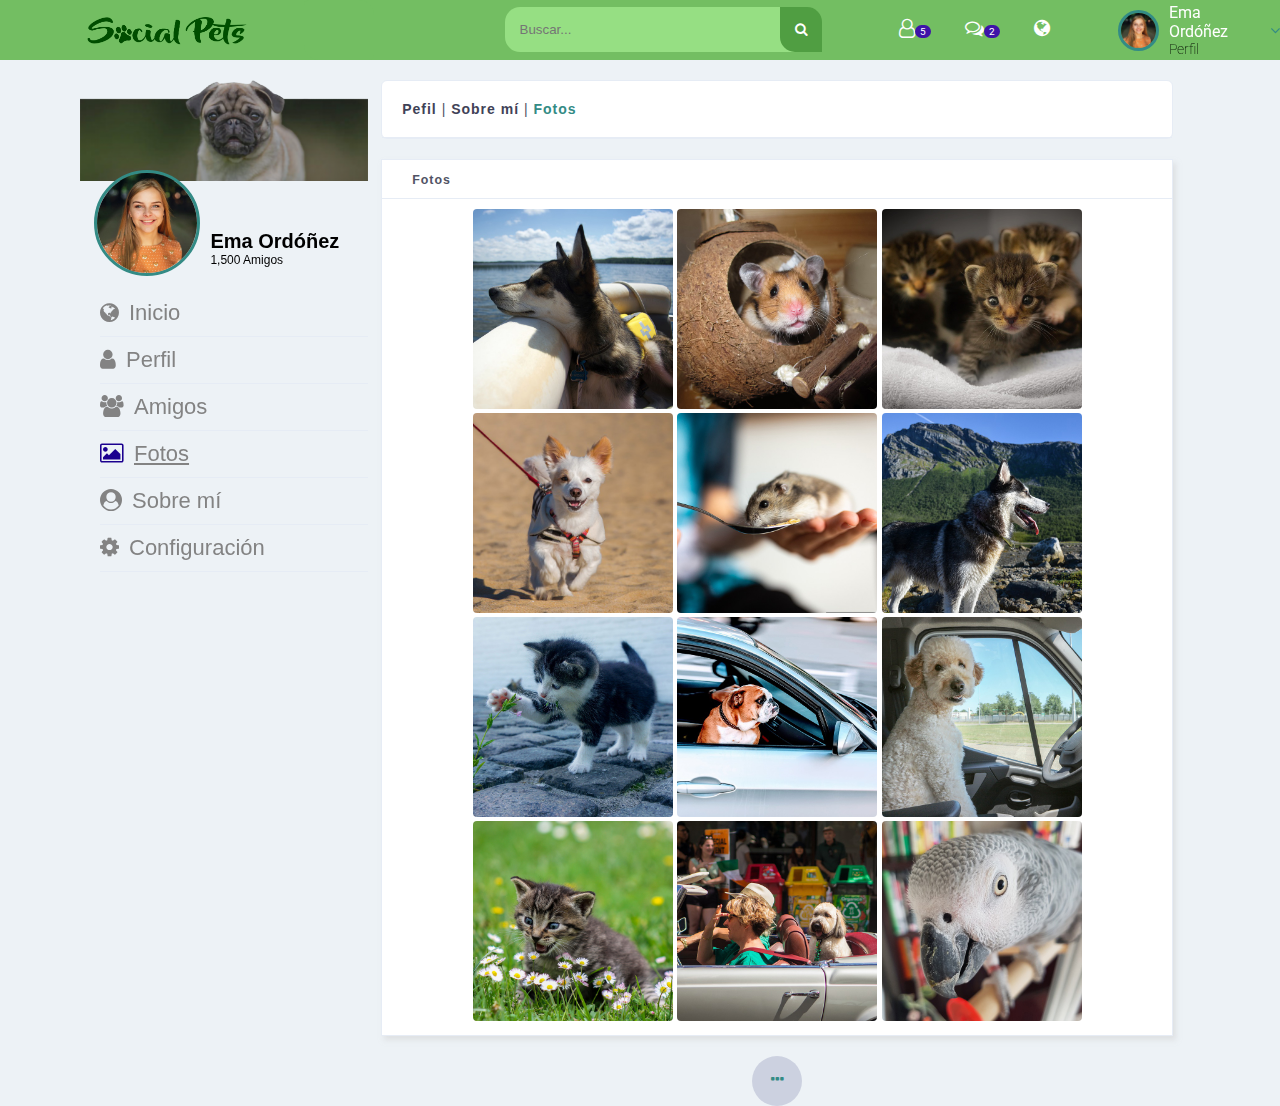
<file: photos.html>
<!DOCTYPE html>
<html lang="es">
<head>
    <meta charset="utf-8">
    <meta name="viewport" content="width=device-width, initial-scale=1">
    <meta http-equiv="x-ua-compatible" content="ie=edge">

    <title>Fotos - Social Pets</title>
    <link rel="shortcut icon" href="images/favicon.png" type="image/x-icon">


    <!-- CSS -->
    <link rel="stylesheet" type="text/css" href="css/style.css">

    <!-- Fonts -->
    <link href="https://fonts.googleapis.com/css?family=Roboto" rel="stylesheet">
    <!-- Icons FontAwesome 4.7.0 -->
    <link href="https://maxcdn.bootstrapcdn.com/font-awesome/4.7.0/css/font-awesome.min.css" rel="stylesheet"  type="text/css" />



</head>
<body>
    <div class="navbar">
        <div class="navbar_menuicon" id="navicon">
            <i class="fa fa-navicon"></i>
        </div>
        <div class="navbar_logo">
            <a title="Social Pet" href="index.html"><img src="images/logo.png" alt="" /></a>
        </div>
        <div class="navbar_page">
            <span></span>
        </div>
        <div class="navbar_search">
            <form method="" action="/">
                <input type="text" placeholder="Buscar..." />
                <button><i class="fa fa-search"></i></button>
            </form>
        </div>
        <div class="navbar_icons">
            <ul>
                <li id="friendsmodal"><i class="fa fa-user-o"></i><span id="notification">5</span></li>
                <li id="messagesmodal"><i class="fa fa-comments-o"></i><span id="notification">2</span></li>
                <a href="" style="color:white"><li><i class="fa fa-globe"></i></li></a>
            </ul>
        </div>
        <div class="navbar_user" id="profilemodal" style="cursor:pointer">
            <img src="images/user.jpg" alt="" />
            <span id="navbar_user_top">Ema Ordóñez<br><p>Perfil</p></span><i class="fa fa-angle-down"></i>
        </div>
    </div>

    <div class="all">

        <div class="rowfixed"></div>
        <div class="left_row">
            <div class="left_row_profile">
                <img id="portada" src="images/portada.png" />
                <div class="left_row_profile">
                    <img id="profile_pic" src="images/user.jpg" />
                    <span><b class="SizeName">Ema Ordóñez</b><br><p>1,500 Amigos</p></span>
                </div>
            </div>
            <div class="rowmenu">
                <ul>
                    <li><a href="index.html"><i class="fa fa-globe"></i>Inicio</a></li>
                    <li><a href="profile.html"><i class="fa fa-user"></i>Perfil</a></li>
                    <li><a href="friends.html"><i class="fa fa-users"></i>Amigos</a></li>
                    <li><a href="photos.html" id="rowmenu-selected"><i class="fa fa-image"></i>Fotos</a></li>
                    <li><a href="about.html"><i class="fa fa-user-circle"></i>Sobre mí</a></li>
                    <li><a href="settings.html" ><i class="fa fa-cog"></i>Configuración</a></li>
                </ul>
            </div>
        </div>



        <div class="right_row" style="width:80%;">
            <div class="row border-radius">
                <div class="feed">
                    <div class="feed_title">
                        <span><a href="profile.html"><b>Pefil</b></a> | <a href="about.html"><b>Sobre mí</b></a> | <a href="photos.html" id="select_profile_menu"><b>Fotos</b></a></span>
                    </div>
                </div>
            </div>

            <div class="row shadow">
                <div class="row_title">
                    <span>Fotos</span>
                </div>
                <div class="row_contain_profilephotospage">
                    <ul>
                        <li class="imgbig2"><a href="#"><img src="images/pp_1.jpg" alt="" /></a></li>
                        <li class="imgbig2"><a href="#"><img src="images/pp_2.jpg" alt="" /></a></li>
                        <li class="imgbig2"><a href="#"><img src="images/pp_3.jpg" alt="" /></a></li>
                        <li class="imgbig2"><a href="#"><img src="images/pp_4.jpg" alt="" /></a></li>
                        <li class="imgbig2"><a href="#"><img src="images/pp_5.jpg" alt="" /></a></li>
                        <li class="imgbig2"><a href="#"><img src="images/pp_6.jpg" alt="" /></a></li>
                        <li class="imgbig2"><a href="#"><img src="images/pp_7.jpg" alt="" /></a></li>
                        <li class="imgbig2"><a href="#"><img src="images/pp_8.jpg" alt="" /></a></li>
                        <li class="imgbig2"><a href="#"><img src="images/pp_9.jpg" alt="" /></a></li>
                        <li class="imgbig2"><a href="#"><img src="images/pp_10.jpg" alt="" /></a></li>
                        <li class="imgbig2"><a href="#"><img src="images/pp_11.jpg" alt="" /></a></li>
                        <li class="imgbig2"><a href="#"><img src="images/pp_12.jpg" alt="" /></a></li>
                        
               
                    </ul>
                </div>
            </div>
            <center>
                <a href=""><div class="loadmorefeed">
                    <i class="fa fa-ellipsis-h"></i>
                </div></a>
            </center>

            
            

        </div>

    </div>
    <button onclick="topFunction()" id="myBtn" title="Go to top"><i class="fa fa-arrow-up"></i></button>



    <!-- Modal Messages -->
    <div class="modal modal-comments">
        <div class="modal-icon-select"><i class="fa fa-sort-asc" aria-hidden="true"></i></div>
        <div class="modal-title">
            <span>CHAT</span>
             <a href=""><i class="fa fa-ellipsis-h"></i></a>
        </div>
        <div class="modal-content">
            <ul>
                <li>
                    <a href="#">
                        <img src="images/user-7.jpg" alt="" />
                        <span><b>Miriam Carreras</b><br>Hi James! It’s Diana, I just wanted to let you know that we have to reschedule...<p>4 horas atras</p></span>
                    </a>
                </li>
                <li>
                    <a href="#">
                        <img src="images/user-6.jpg" alt="" />
                        <span><b>Juan Real</b><br>We’ll have to check that at the office and see if the client is on board with...<p>Ayer a las 9:56pm</p></span>
                    </a>
                </li>
                <li>
                    <a href="#">
                        <img src="images/user-3.jpg" alt="" />
                        <span><b>Vanesa Díez</b><br>Great, I’ll see you tomorrow!.<p>4 horas atras</p></span>
                    </a>
                </li>
            </ul>
        </div>
    </div>
    <!-- Modal Friends -->
    <div class="modal modal-friends">
        <div class="modal-icon-select"><i class="fa fa-sort-asc" aria-hidden="true"></i></div>
        <div class="modal-title">
            <span>SOLICITUDES DE AMISTAD</span>
             <a href="friends.html"><i class="fa fa-ellipsis-h"></i></a>
        </div>
        <div class="modal-content">
            <ul>
                <li>
                    <a href="#">
                        <img src="images/user-2.jpg" alt="" />
                        <span><b>Martin Solano</b><br>4 Amigos en común</span>
                        <button class="modal-content-accept">Aceptar</button><button class="modal-content-decline">Rechazar</button>
                    </a>
                </li>
                <li>
                    <a href="#">
                        <img src="images/user-6.jpg" alt="" />
                        <span><b>Juan Real</b><br>2 Amigos en común</span>
                        <button class="modal-content-accept">Aceptar</button><button class="modal-content-decline">Rechazar</button>
                    </a>
                </li>
                <li>
                    <a href="#">
                        <img src="images/user-4.jpg" alt="" />
                        <span><b>Guillermo Nieto</b><br>1 Amigo en común</span>
                        <button class="modal-content-accept">Aceptar</button><button class="modal-content-decline">Rechazar</button>
                    </a>
                </li>
            </ul>
        </div>
    </div>
    <!-- Modal Profile -->
    <div class="modal modal-profile">
        <div class="modal-icon-select"><i class="fa fa-sort-asc" aria-hidden="true"></i></div>
        <div class="modal-title">
            <span>CUENTA</span>
             <a href="settings.html"><i class="fa fa-cogs"></i></a>
        </div>
        <div class="modal-content">
            <ul>
                <li>
                    <a href="settings.html">
                        <i class="fa fa-tasks" aria-hidden="true"></i>
                        <span><b>Configuración de perfil</b><br></span>
                    </a>
                </li>
               
                <li>
                    <a href="login.html">
                        <i class="fa fa-power-off" aria-hidden="true"></i>
                        <span><b>Cerrar Sesión</b><br></span>
                    </a>
                </li>
            </ul>
        </div>
    </div>
    
    <!-- NavMobile -->
    <div class="mobilemenu">
        
        <div class="mobilemenu_profile">
            <img id="mobilemenu_portada" src="images/portada2.png" />
            <div class="mobilemenu_profile">
                <img id="mobilemenu_profile_pic" src="images/user.jpg" /><br>
                <span><b class="SizeName">Ema Ordóñez</b><br><p>1,500 Amigos</p></span>
            </div>
            <div class="mobilemenu_menu">
                <ul>
                    <li><a href="index.html"><i class="fa fa-globe"></i>Inicio</a></li>
                    <li><a href="profile.html"><i class="fa fa-user"></i>Perfil</a></li>
                    <li><a href="friends.html"><i class="fa fa-users"></i>Amigos</a></li>
                    <li><a href="photos.html" id="mobilemenu-selected"><i class="fa fa-photo"></i>Fotos</a></li>
                    <li><a href="about.html"><i class="fa fa-user-circle"></i>Sobre mí</a></li>
                    <li><a href="settings.html"><i class="fa fa-cog"></i>Configuración</a></li>
                    
                </ul>
                    <hr>
                <ul>
                   
                    <li><a href="login.html">Cerrar sesión</a></li>
                </ul>
            </div>
        </div>
    </div>

    <script src="https://ajax.googleapis.com/ajax/libs/jquery/3.3.1/jquery.min.js"></script>
    <script>
    // Modals
    $(document).ready(function(){


        $("#messagesmodal").hover(function(){
            $(".modal-comments").toggle();
        });
        $(".modal-comments").hover(function(){
            $(".modal-comments").toggle();
        });



        $("#friendsmodal").hover(function(){
            $(".modal-friends").toggle();
        });
        $(".modal-friends").hover(function(){
            $(".modal-friends").toggle();
        });


        $("#profilemodal").hover(function(){
            $(".modal-profile").toggle();
        });
        $(".modal-profile").hover(function(){
            $(".modal-profile").toggle();
        });


        $("#navicon").click(function(){
            $(".mobilemenu").fadeIn();
        });
        $(".all").click(function(){
            $(".mobilemenu").fadeOut();
        });
    });
    </script>
    <script>
        window.onscroll = function() {scrollFunction()};

        function scrollFunction() {
            if (document.body.scrollTop > 20 || document.documentElement.scrollTop > 20) {
                document.getElementById("myBtn").style.display = "block";
            } else {
                document.getElementById("myBtn").style.display = "none";
            }
        }

        function topFunction() {
            document.body.scrollTop = 0;
            document.documentElement.scrollTop = 0;
        }
    </script>
</body>
</html>
</file>
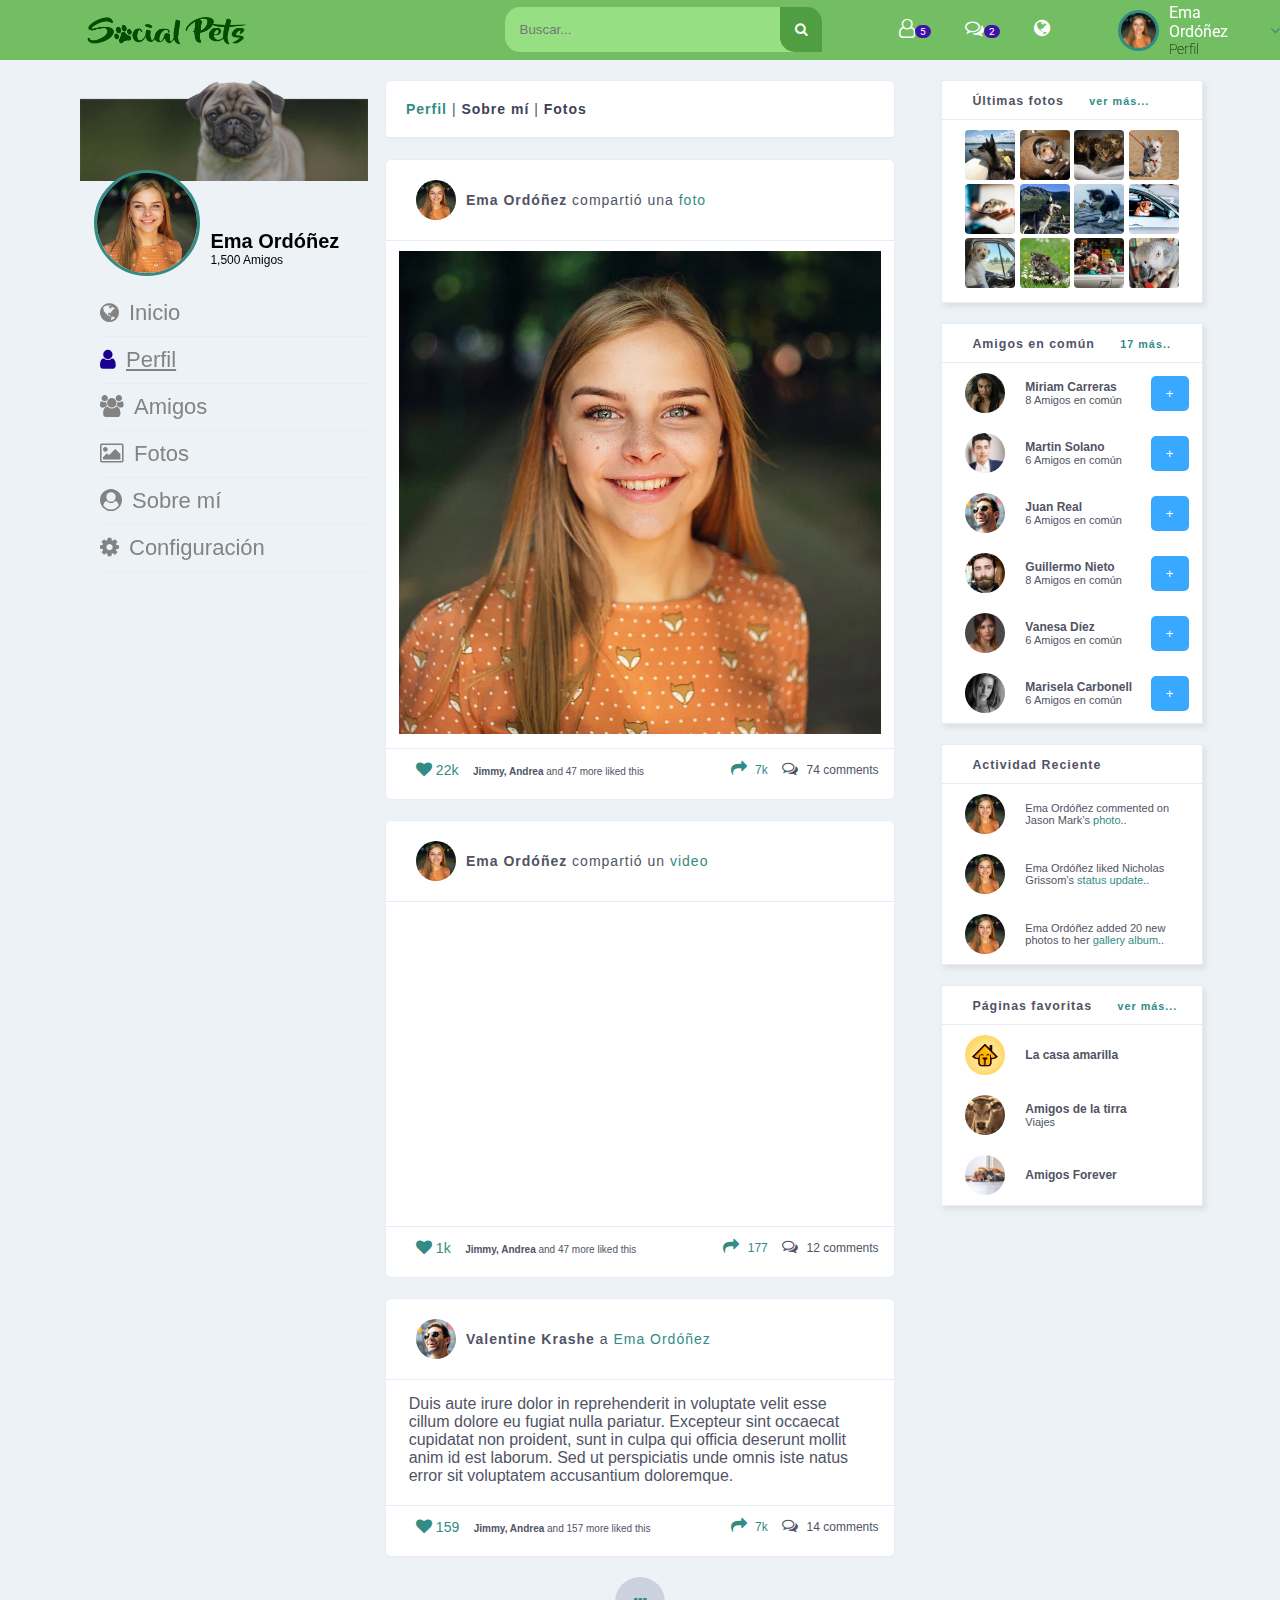
<file: profile.html>
<!DOCTYPE html>
<html lang="es">
<head>
    <meta charset="utf-8">
    <meta name="viewport" content="width=device-width, initial-scale=1">
    <meta http-equiv="x-ua-compatible" content="ie=edge">

    <title>Ema Ordóñez - Social Pets</title>
    <link rel="shortcut icon" href="images/favicon.png" type="image/x-icon">


    <!-- CSS -->
    <link rel="stylesheet" type="text/css" href="css/style.css">

    <!-- Fonts -->
    <link href="https://fonts.googleapis.com/css?family=Roboto" rel="stylesheet">
    <!-- Icons FontAwesome 4.7.0 -->
    <link href="https://maxcdn.bootstrapcdn.com/font-awesome/4.7.0/css/font-awesome.min.css" rel="stylesheet"  type="text/css" />



</head>
<body>
    <div class="navbar">
        <div class="navbar_menuicon" id="navicon">
            <i class="fa fa-navicon"></i>
        </div>
        <div class="navbar_logo">
            <a title="Personal Pet" href="index.html"><img src="images/logo.png" alt="" /></a>
        </div>
        <div class="navbar_page">
            <span></span>
        </div>
        <div class="navbar_search">
            <form method="" action="/">
                <input type="text" placeholder="Buscar..." />
                <button><i class="fa fa-search"></i></button>
            </form>
        </div>
        <div class="navbar_icons">
            <ul>
                <li id="friendsmodal"><i class="fa fa-user-o"></i><span id="notification">5</span></li>
                <li id="messagesmodal"><i class="fa fa-comments-o"></i><span id="notification">2</span></li>
                <a href="" style="color:white"><li><i class="fa fa-globe"></i></li></a>
            </ul>
        </div>
        <div class="navbar_user" id="profilemodal" style="cursor:pointer">
            <img src="images/user.jpg" alt="" />
            <span id="navbar_user_top">Ema Ordóñez<br><p>Perfil</p></span><i class="fa fa-angle-down"></i>
        </div>
    </div>

    <div class="all">

        <div class="rowfixed"></div>
        <div class="left_row">
            <div class="left_row_profile">
                <img id="portada" src="images/portada.png" />
                <div class="left_row_profile">
                    <img id="profile_pic" src="images/user.jpg" />
                    <span><b class="SizeName">Ema Ordóñez</b><br><p>1,500 Amigos</p></span>
                </div>
            </div>
            <div class="rowmenu">
                <ul>
                    <li><a href="index.html"><i class="fa fa-globe"></i>Inicio</a></li>
                    <li><a href="profile.html" id="rowmenu-selected"><i class="fa fa-user"></i>Perfil</a></li>
                    <li><a href="friends.html"><i class="fa fa-users"></i>Amigos</a></li>
                    <li><a href="photos.html"><i class="fa fa-image"></i>Fotos</a></li>
                    <li><a href="about.html"><i class="fa fa-user-circle"></i>Sobre mí</a></li>
                    <li><a href="settings.html" ><i class="fa fa-cog"></i>Configuración</a></li>
                </ul>
            </div>
        </div>



        <div class="right_row">
            <div class="row border-radius">
                <div class="feed">
                    <div class="feed_title">
                        <span><a href="profile.html" id="select_profile_menu"><b>Perfil</b></a> | <a href="about.html"><b>Sobre mí</b></a> | <a href="photos.html"><b>Fotos</b></a></span>
                    </div>
                </div>
            </div>


            

            <div class="row border-radius">
                <div class="feed">
                    <div class="feed_title">
                        <img src="images/user.jpg" alt="" />
                        <span><b>Ema Ordóñez</b> compartió una <a href="feed.html">foto</a></span>
                    </div>
                    <div class="feed_content">
                        <div class="feed_content_image">
                            <a href="feed.html"><img src="images/user.jpg" alt="" /></a>
                        </div>
                    </div>
                    <div class="feed_footer">
                        <ul class="feed_footer_left">
                            <li class="hover-orange selected-orange"><i class="fa fa-heart"></i> 22k</li>
                            <li><span><b>Jimmy, Andrea</b> and 47 more liked this</span></li>
                        </ul>
                        <ul class="feed_footer_right">
                            <li>
                                <li class="hover-orange selected-orange"><i class="fa fa-share"></i> 7k</li>
                                <a href="feed.html" style="color:#515365;"><li class="hover-orange"><i class="fa fa-comments-o"></i> 74 comments</li></a>
                            </li>
                        </ul>
                    </div>
                </div>
            </div>

            <div class="row border-radius">
                <div class="feed">
                    <div class="feed_title">
                        <img src="images/user.jpg" alt="" />
                        <span><b>Ema Ordóñez</b> compartió un <a href="feed.html">video</a></span>
                    </div>
                    <div class="feed_content">
                        <div class="feed_content_image">
                            <iframe width="560" height="315" src="https://www.youtube.com/embed/vgXw0H-jhUg" title="YouTube video player" frameborder="0" allow="accelerometer; autoplay; clipboard-write; encrypted-media; gyroscope; picture-in-picture" allowfullscreen></iframe>
                        </div>
                    </div>
                    <div class="feed_footer">
                        <ul class="feed_footer_left">
                            <li class="hover-orange selected-orange"><i class="fa fa-heart"></i> 1k</li>
                            <li><span><b>Jimmy, Andrea</b> and 47 more liked this</span></li>
                        </ul>
                        <ul class="feed_footer_right">
                            <li>
                                <li class="hover-orange selected-orange"><i class="fa fa-share"></i> 177</li>
                                <a href="feed.html" style="color:#515365;"><li class="hover-orange"><i class="fa fa-comments-o"></i> 12 comments</li></a>
                            </li>
                        </ul>
                    </div>
                </div>
            </div>
            

            <div class="row border-radius">
                <div class="feed">
                    <div class="feed_title">
                        <img src="images/user-6.jpg" alt="" />
                        <span><b>Valentine Krashe</b> a <a href="profile.html">Ema Ordóñez</a></span>
                    </div>
                    <div class="feed_content">
                        <div class="feed_content_image">
                            <p>Duis aute irure dolor in reprehenderit in voluptate velit esse cillum dolore eu fugiat nulla pariatur. Excepteur sint occaecat cupidatat non proident, sunt in culpa qui officia deserunt mollit anim id est laborum. Sed ut perspiciatis unde omnis iste natus error sit voluptatem accusantium doloremque.</p>
                        </div>
                    </div>
                    <div class="feed_footer">
                        <ul class="feed_footer_left">
                            <li class="hover-orange selected-orange"><i class="fa fa-heart"></i> 159</li>
                            <li><span><b>Jimmy, Andrea</b> and 157 more liked this</span></li>
                        </ul>
                        <ul class="feed_footer_right">
                            <li>
                                <li class="hover-orange selected-orange"><i class="fa fa-share"></i> 7k</li>
                                <a href="feed.html" style="color:#515365;"><li class="hover-orange"><i class="fa fa-comments-o"></i> 14 comments</li></a>
                            </li>
                        </ul>
                    </div>
                </div>
            </div>
            

            <center>
                <a href=""><div class="loadmorefeed">
                    <i class="fa fa-ellipsis-h"></i>
                </div></a>
            </center>
        </div>

        <div class="suggestions_row">
            

            <div class="row shadow">
                <div class="row_title">
                    <span>Últimas fotos</span>
                    <a href="#">ver más...</a>
                </div>
                <div class="row_contain_profilephotos">
                    <ul>
                        <li class="imgbig"><a href="#"><img src="images/pp_1.jpg" alt="" /></a></li>
                        <li class="imgbig"><a href="#"><img src="images/pp_2.jpg" alt="" /></a></li>
                        <li class="imgbig"><a href="#"><img src="images/pp_3.jpg" alt="" /></a></li>
                        <li class="imgbig"><a href="#"><img src="images/pp_4.jpg" alt="" /></a></li>
                        <li class="imgbig"><a href="#"><img src="images/pp_5.jpg" alt="" /></a></li>
                        <li class="imgbig"><a href="#"><img src="images/pp_6.jpg" alt="" /></a></li>
                        <li class="imgbig"><a href="#"><img src="images/pp_7.jpg" alt="" /></a></li>
                        <li class="imgbig"><a href="#"><img src="images/pp_8.jpg" alt="" /></a></li>
                        <li class="imgbig"><a href="#"><img src="images/pp_9.jpg" alt="" /></a></li>
                        <li class="imgbig"><a href="#"><img src="images/pp_10.jpg" alt="" /></a></li>
                        <li class="imgbig"><a href="#"><img src="images/pp_11.jpg" alt="" /></a></li>
                        <li class="imgbig"><a href="#"><img src="images/pp_12.jpg" alt="" /></a></li>
                </div>
            </div>


            <div class="row shadow">
                <div class="row_title">
                    <span>Amigos en común</span>
                    <a href="friends.html">17 más..</a>
                </div>
                <div class="row_contain">
                    <img src="images/user-7.jpg" alt="" />
                    <span><b>Miriam Carreras</b><br>8 Amigos en común</span>
                    <button>+</button>
                </div>
                <div class="row_contain">
                    <img src="images/user-2.jpg" alt="" />
                    <span><b>Martin Solano</b><br>6 Amigos en común</span>
                    <button>+</button>
                </div>
                <div class="row_contain">
                    <img src="images/user-6.jpg" alt="" />
                    <span><b>Juan Real</b><br>6 Amigos en común</span>
                    <button>+</button>
                </div>
                <div class="row_contain">
                    <img src="images/user-4.jpg" alt="" />
                    <span><b>Guillermo Nieto</b><br>8 Amigos en común</span>
                    <button>+</button>
                </div>
                <div class="row_contain">
                    <img src="images/user-3.jpg" alt="" />
                    <span><b>Vanesa Díez</b><br>6 Amigos en común</span>
                    <button>+</button>
                </div>
                <div class="row_contain">
                    <img src="images/user-5.jpg" alt="" />
                    <span><b>Marisela Carbonell</b><br>6 Amigos en común</span>
                    <button>+</button>
                </div>
            </div>

            <div class="row shadow">
                <div class="row_title">
                    <span>Actividad Reciente</span>
                </div>
                <div class="row_contain">
                    <img src="images/user.jpg" alt="" />
                    <span>Ema Ordóñez commented on Jason Mark’s <a href="" class="selected-orange">photo</a>..</span>
                </div>
                <div class="row_contain">
                    <img src="images/user.jpg" alt="" />
                    <span>Ema Ordóñez liked Nicholas Grissom’s <a href="" class="selected-orange">status update</a>..</span>
                </div>
                <div class="row_contain">
                    <img src="images/user.jpg" alt="" />
                    <span>Ema Ordóñez added 20 new photos to her <a href="" class="selected-orange">gallery album</a>..</span>
                </div>
            </div>


            <div class="row shadow">
                <div class="row_title">
                    <span>Páginas favoritas</span>
                    <a href="#">ver más...</a>
                </div>
                <div class="row_contain">
                    <img src="images/group-1.png" alt="" />
                    <span><a href=""><b>La casa amarilla</b></a><br></span>
                </div>
                <div class="row_contain">
                    <img src="images/group-2.jpg" alt="" />
                    <span><a href=""><b>Amigos de la tirra</b></a><br>Viajes</span>
                </div>
                <div class="row_contain">
                    <img src="images/group-3.jpg" alt="" />
                    <span><a href=""><b>Amigos Forever</b></a><br></span>
                </div>
                
            </div>

        </div>
    </div>
    <button onclick="topFunction()" id="myBtn" title="Go to top"><i class="fa fa-arrow-up"></i></button>



    <!-- Modal Messages -->
    <div class="modal modal-comments">
        <div class="modal-icon-select"><i class="fa fa-sort-asc" aria-hidden="true"></i></div>
        <div class="modal-title">
            <span>CHAT</span>
             <a href=""><i class="fa fa-ellipsis-h"></i></a>
        </div>
        <div class="modal-content">
            <ul>
                <li>
                    <a href="#">
                        <img src="images/user-7.jpg" alt="" />
                        <span><b>Miriam Carreras</b><br>Hi James! It’s Diana, I just wanted to let you know that we have to reschedule...<p>4 horas atras</p></span>
                    </a>
                </li>
                <li>
                    <a href="#">
                        <img src="images/user-6.jpg" alt="" />
                        <span><b>Juan Real</b><br>We’ll have to check that at the office and see if the client is on board with...<p>Ayer a las 9:56pm</p></span>
                    </a>
                </li>
                <li>
                    <a href="#">
                        <img src="images/user-3.jpg" alt="" />
                        <span><b>Vanesa Díez</b><br>Great, I’ll see you tomorrow!.<p>4 horas atras</p></span>
                    </a>
                </li>
            </ul>
        </div>
    </div>
    <!-- Modal Friends -->
    <div class="modal modal-friends">
        <div class="modal-icon-select"><i class="fa fa-sort-asc" aria-hidden="true"></i></div>
        <div class="modal-title">
            <span>SOLICITUDES DE AMISTAD</span>
             <a href="friends.html"><i class="fa fa-ellipsis-h"></i></a>
        </div>
        <div class="modal-content">
            <ul>
                <li>
                    <a href="#">
                        <img src="images/user-2.jpg" alt="" />
                        <span><b>Martin Solano</b><br>4 Amigos en común</span>
                        <button class="modal-content-accept">Aceptar</button><button class="modal-content-decline">Rechazar</button>
                    </a>
                </li>
                <li>
                    <a href="#">
                        <img src="images/user-6.jpg" alt="" />
                        <span><b>Juan Real</b><br>2 Amigos en común</span>
                        <button class="modal-content-accept">Aceptar</button><button class="modal-content-decline">Rechazar</button>
                    </a>
                </li>
                <li>
                    <a href="#">
                        <img src="images/user-4.jpg" alt="" />
                        <span><b>Guillermo Nieto</b><br>1 Amigo en común</span>
                        <button class="modal-content-accept">Aceptar</button><button class="modal-content-decline">Rechazar</button>
                    </a>
                </li>
            </ul>
        </div>
    </div>
    <!-- Modal Profile -->
    <div class="modal modal-profile">
        <div class="modal-icon-select"><i class="fa fa-sort-asc" aria-hidden="true"></i></div>
        <div class="modal-title">
            <span>CUENTA</span>
             <a href="settings.html"><i class="fa fa-cogs"></i></a>
        </div>
        <div class="modal-content">
            <ul>
                <li>
                    <a href="settings.html">
                        <i class="fa fa-tasks" aria-hidden="true"></i>
                        <span><b>Configuración de perfil</b><br></span>
                    </a>
                </li>
                
                <li>
                    <a href="login.html">
                        <i class="fa fa-power-off" aria-hidden="true"></i>
                        <span><b>Cerrar Sesión</b><br></span>
                    </a>
                </li>
            </ul>
        </div>
    </div>
    
    <!-- NavMobile -->
    <div class="mobilemenu">
        
        <div class="mobilemenu_profile">
            <img id="mobilemenu_portada" src="images/portada2.png" />
            <div class="mobilemenu_profile">
                <img id="mobilemenu_profile_pic" src="images/user.jpg" /><br>
                <span>Ema Ordóñez<br><p>1,500 Amigos</p></span>
            </div>
            <div class="mobilemenu_menu">
                <ul>
                    <li><a href="index.html"><i class="fa fa-globe"></i>Inicio</a></li>
                    <li><a href="profile.html" id="mobilemenu-selected"><i class="fa fa-user"></i>Perfil</a></li>
                    <li><a href="friends.html"><i class="fa fa-users"></i>Amigos</a></li>
                    <li><a href="photos.html" ><i class="fa fa-photo"></i>Fotos</a></li>
                    <li><a href="about.html"><i class="fa fa-user-circle"></i>Sobre mí</a></li>
                    <li><a href="settings.html"><i class="fa fa-cog"></i>Configuración</a></li>
                    
                </ul>
                    <hr>
                <ul>
                    
                    <li><a href="login.html">Cerrar sesión</a></li>
                </ul>
            </div>
        </div>
    </div>

    <script src="https://ajax.googleapis.com/ajax/libs/jquery/3.3.1/jquery.min.js"></script>
    <script>
    // Modals
    $(document).ready(function(){


        $("#messagesmodal").hover(function(){
            $(".modal-comments").toggle();
        });
        $(".modal-comments").hover(function(){
            $(".modal-comments").toggle();
        });



        $("#friendsmodal").hover(function(){
            $(".modal-friends").toggle();
        });
        $(".modal-friends").hover(function(){
            $(".modal-friends").toggle();
        });


        $("#profilemodal").hover(function(){
            $(".modal-profile").toggle();
        });
        $(".modal-profile").hover(function(){
            $(".modal-profile").toggle();
        });


        $("#navicon").click(function(){
            $(".mobilemenu").fadeIn();
        });
        $(".all").click(function(){
            $(".mobilemenu").fadeOut();
        });
    });
    </script>
    <script>
        window.onscroll = function() {scrollFunction()};

        function scrollFunction() {
            if (document.body.scrollTop > 20 || document.documentElement.scrollTop > 20) {
                document.getElementById("myBtn").style.display = "block";
            } else {
                document.getElementById("myBtn").style.display = "none";
            }
        }

        function topFunction() {
            document.body.scrollTop = 0;
            document.documentElement.scrollTop = 0;
        }
    </script>
</body>
</html>
</file>
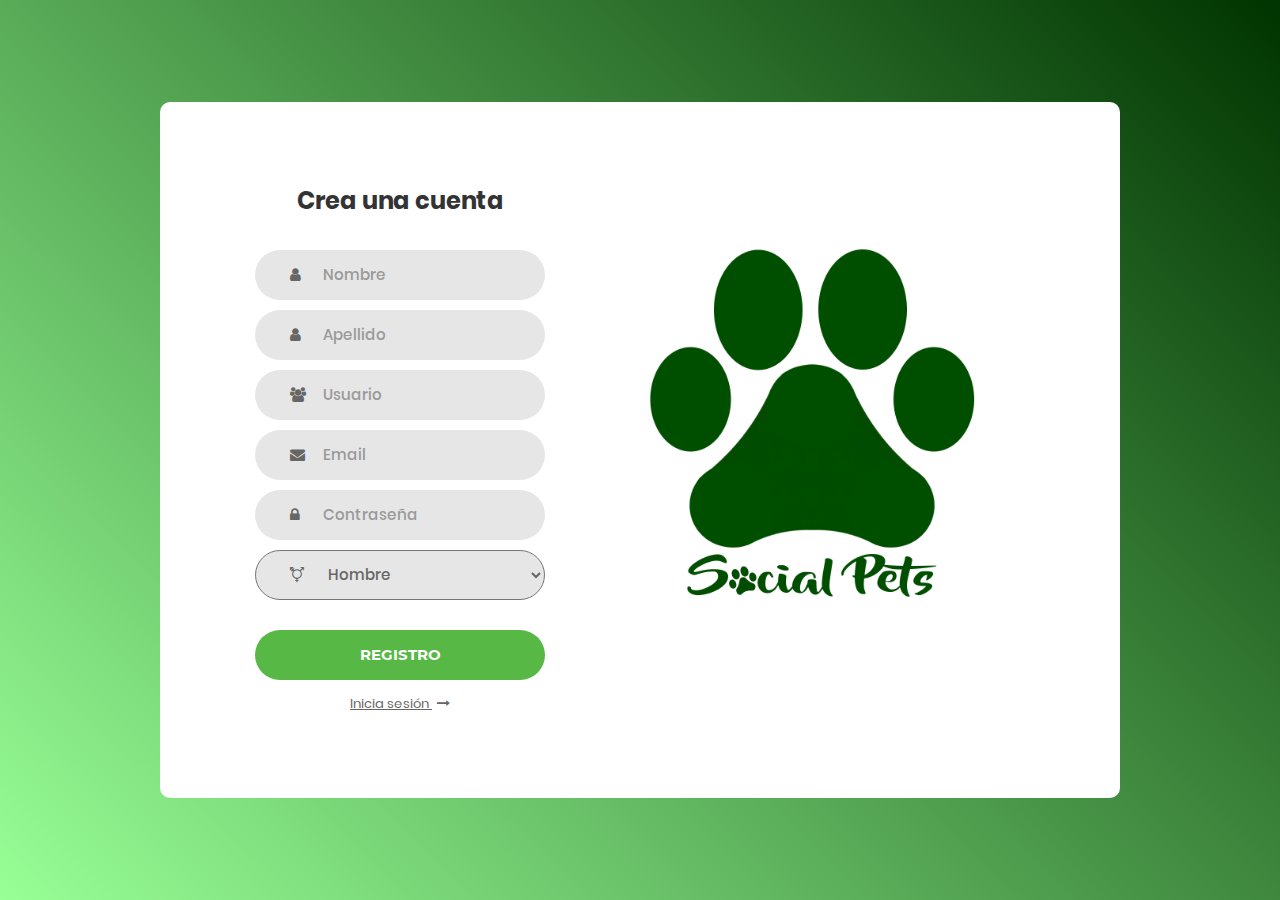
<file: register.html>
<!DOCTYPE html>
<html lang="es">
<head>
    <meta charset="utf-8">
    <meta name="viewport" content="width=device-width, initial-scale=1">
    <meta http-equiv="x-ua-compatible" content="ie=edge">

    <title>Register - Social Pets</title>
    <link rel="shortcut icon" href="images/favicon.png" type="image/x-icon">


    <!-- CSS -->
    <link rel="stylesheet" type="text/css" href="css/login/util.css">
    <link rel="stylesheet" type="text/css" href="css/login/main.css">

    <!-- Icons FontAwesome 4.7.0 -->
    <link href="https://maxcdn.bootstrapcdn.com/font-awesome/4.7.0/css/font-awesome.min.css" rel="stylesheet"  type="text/css" />




</head>
<body>
    <div class="limiter">
        <div class="container-login100">
            <div class="wrap-login100">

                <form class="login100-form validate-form">
                    <span class="login100-form-title">
                        Crea una cuenta
                    </span>
                    
                    <div class="wrap-input100 validate-input" data-validate = "Valid user is required">
                        <input class="input100" type="text" name="name" placeholder="Nombre" required>
                        <span class="focus-input100"></span>
                        <span class="symbol-input100">
                            <i class="fa fa-user" aria-hidden="true"></i>
                        </span>
                    </div>
                    
                    <div class="wrap-input100 validate-input" data-validate = "Valid user is required">
                        <input class="input100" type="text" name="name" placeholder="Apellido" required>
                        <span class="focus-input100"></span>
                        <span class="symbol-input100">
                            <i class="fa fa-user" aria-hidden="true"></i>
                        </span>
                    </div>

                    <div class="wrap-input100 validate-input" data-validate = "Valid user is required">
                        <input class="input100" type="text" name="user" placeholder="Usuario">
                        <span class="focus-input100"></span>
                        <span class="symbol-input100">
                            <i class="fa fa-users" aria-hidden="true"></i>
                        </span>
                    </div>

                    <div class="wrap-input100 validate-input" data-validate = "Valid email is required: ex@abc.xyz">
                        <input class="input100" type="email" name="email" placeholder="Email">
                        <span class="focus-input100"></span>
                        <span class="symbol-input100">
                            <i class="fa fa-envelope" aria-hidden="true"></i>
                        </span>
                    </div>

                    <div class="wrap-input100 validate-input" data-validate = "Password is required">
                        <input class="input100" type="password" name="pass" placeholder="Contraseña">
                        <span class="focus-input100"></span>
                        <span class="symbol-input100">
                            <i class="fa fa-lock" aria-hidden="true"></i>
                        </span>
                    </div>
                    
                     <div class="wrap-input100 validate-input"><div class="color"></div>
                        <a class="wrap-input100 validate-input" id="birthday-help" href="#" title="Haz clic para obtener más información" role="button">
                    </a>
                    <select  class="input100">
                        <option  value="H">Hombre</option>
                        <option value="M">Mujer</option>
                        <option value="O">Otro</option>
                         </select>  <span class="focus-input100"></span>
                        <span class="symbol-input100">
                          <i class="fa fa-transgender-alt" aria-hidden="true"></i>
                        </span> </div>

                    <div class="container-login100-form-btn">
                        <button class="login100-form-btn">
                            Registro
                        </button>
                    </div>

                    <div class="text-center p-t-10">
                        <a class="txt2" href="login.html">
                            Inicia sesión
                            <i class="fa fa-long-arrow-right m-l-5" aria-hidden="true"></i>
                        </a>
                    </div>
                </form>

                <div class="login100-pic js-tilt p-t-60" data-tilt>
                   <center> <a href="index.html"><img src="images/logo2.png" alt=""></a></center>
                </div>
            </div>
        </div>
    </div>



    <script src="js/jquery/jquery-3.2.1.min.js"></script>
    <script src="js/popper.js"></script>
    <script src="js/tilt.jquery.min.js"></script>
    <script >
        $('.js-tilt').tilt({
            scale: 1.1
        })
    </script>



</body>
</html>
</file>
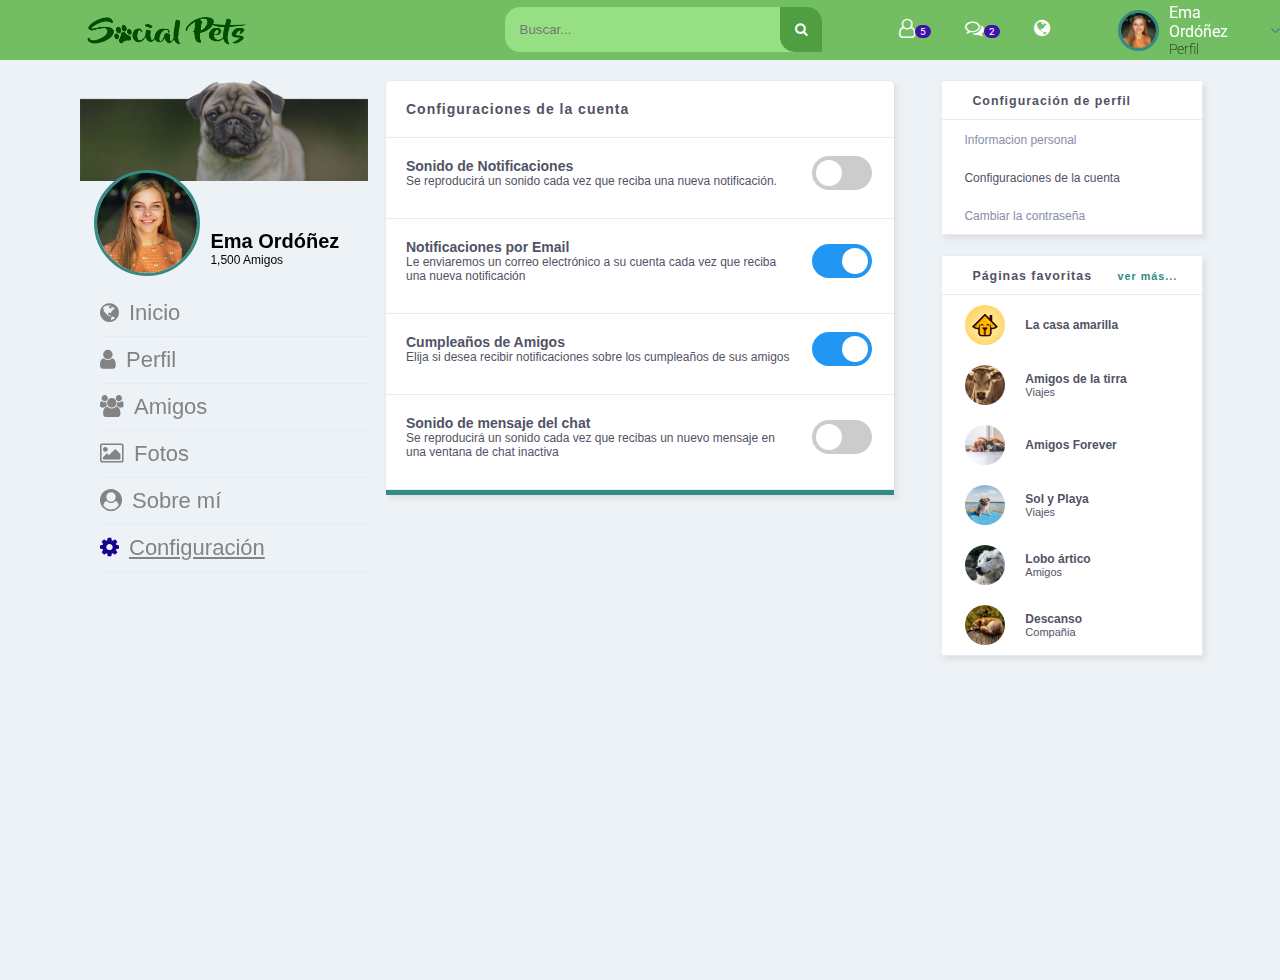
<file: settings.html>
<!DOCTYPE html>
<html lang="es">
<head>
    <meta charset="utf-8">
    <meta name="viewport" content="width=device-width, initial-scale=1">
    <meta http-equiv="x-ua-compatible" content="ie=edge">

    <title>Configuración de perfil - Social Pets</title>
    <link rel="shortcut icon" href="images/favicon.png" type="image/x-icon">


    <!-- CSS -->
    <link rel="stylesheet" type="text/css" href="css/style.css">

    <!-- Fonts -->
    <link href="https://fonts.googleapis.com/css?family=Roboto" rel="stylesheet">
    <!-- Icons FontAwesome 4.7.0 -->
    <link href="https://maxcdn.bootstrapcdn.com/font-awesome/4.7.0/css/font-awesome.min.css" rel="stylesheet"  type="text/css" />



</head>
<body>
    <div class="navbar">
        <div class="navbar_menuicon" id="navicon">
            <i class="fa fa-navicon"></i>
        </div>
        <div class="navbar_logo">
            <a title="Social Pet" href="index.html"><img src="images/logo.png" alt="" /></a>
        </div>
        <div class="navbar_page">
            <span></span>
        </div>
        <div class="navbar_search">
            <form method="" action="/">
                <input type="text" placeholder="Buscar..." />
                <button><i class="fa fa-search"></i></button>
            </form>
        </div>
        <div class="navbar_icons">
            <ul>
                <li id="friendsmodal"><i class="fa fa-user-o"></i><span id="notification">5</span></li>
                <li id="messagesmodal"><i class="fa fa-comments-o"></i><span id="notification">2</span></li>
                <a href="" style="color:white"><li><i class="fa fa-globe"></i></li></a>
            </ul>
        </div>
        <div class="navbar_user" id="profilemodal" style="cursor:pointer">
            <img src="images/user.jpg" alt="" />
            <span id="navbar_user_top">Ema Ordóñez<br><p>Perfil</p></span><i class="fa fa-angle-down"></i>
        </div>
    </div>

    <div class="all">

        <div class="rowfixed"></div>
        <div class="left_row">
            <div class="left_row_profile">
                <img id="portada" src="images/portada.png" />
                <div class="left_row_profile">
                    <img id="profile_pic" src="images/user.jpg" />
                    <span><b class="SizeName">Ema Ordóñez</b><br><p>1,500 Amigos</p></span>
                </div>
            </div>
            <div class="rowmenu">
                <ul>
                    <li><a href="index.html"><i class="fa fa-globe"></i>Inicio</a></li>
                    <li><a href="profile.html"><i class="fa fa-user"></i>Perfil</a></li>
                    <li><a href="friends.html"><i class="fa fa-users"></i>Amigos</a></li>
                    <li><a href="photos.html"><i class="fa fa-image"></i>Fotos</a></li>
                    <li><a href="about.html"><i class="fa fa-user-circle"></i>Sobre mí</a></li>
                    <li><a href="settings.html" id="rowmenu-selected"><i class="fa fa-cog"></i>Configuración</a></li>
                </ul>
            </div>
        </div>



        

        <div class="right_row">

            <div class="row border-radius">
                <div class="settings shadow">
                    <div class="settings_title">
                        <h3>Configuraciones de la cuenta</h3>
                    </div>
                    <div class="settings_content">
                        <ul>
                            <li>
                                <p><b>Sonido de Notificaciones</b><br>Se reproducirá un sonido cada vez que reciba una nueva notificación.</p>
                                <label class="switch"><input type="checkbox" class="primary"><span class="slider round"></span></label>
                            </li>
                            <li>
                                <p><b>Notificaciones por Email</b><br>Le enviaremos un correo electrónico a su cuenta cada vez que reciba una nueva notificación</p>
                                <label class="switch"><input type="checkbox" class="primary" checked><span class="slider round"></span></label>
                            </li>
                            <li>
                                <p><b>Cumpleaños de Amigos</b><br>Elija si desea recibir notificaciones sobre los cumpleaños de sus amigos</p>
                                <label class="switch"><input type="checkbox" class="primary" checked><span class="slider round"></span></label>
                            </li>
                            <li>
                                <p><b>Sonido de mensaje del chat</b><br>Se reproducirá un sonido cada vez que recibas un nuevo mensaje en una ventana de chat inactiva</p>
                                <label class="switch"><input type="checkbox" class="primary"><span class="slider round"></span></label>
                            </li>
                        </ul>
                    </div>
                </div>
            </div>
        </div>

        <div class="suggestions_row">
            <div class="row shadow">
                <div class="row_title">
                    <span>Configuración de perfil</span>
                </div>
                <div class="menusetting_contain">
                    <ul>
                        <li>
                            <a href="Personal-Information.html">Informacion personal</a>
                        </li>
                        <li>
                            <a href="settings.html" id="settings-select">Configuraciones de la cuenta</a>
                        </li>
                        <li>
                            <a href="Change-Password.html">Cambiar la contraseña</a>
                        </li>
                      
                    </ul>
                </div>
            </div>


            <div class="row shadow">
                <div class="row_title">
                    <span>Páginas favoritas</span>
                    <a href="#">ver más...</a>
                </div>
                <div class="row_contain">
                    <img src="images/group-1.png" alt="" />
                    <span><a href=""><b>La casa amarilla</b></a><br></span>
                </div>
                <div class="row_contain">
                    <img src="images/group-2.jpg" alt="" />
                    <span><a href=""><b>Amigos de la tirra</b></a><br>Viajes</span>
                </div>
                <div class="row_contain">
                    <img src="images/group-3.jpg" alt="" />
                    <span><a href=""><b>Amigos Forever</b></a><br></span>
                </div>
                <div class="row_contain">
                    <img src="images/group-4.jpg" alt="" />
                    <span><a href=""><b>Sol y Playa</b></a><br>Viajes</span>
                </div>
                <div class="row_contain">
                    <img src="images/group-5.jpg" alt="" />
                    <span><a href=""><b>Lobo ártico</b></a><br>Amigos</span>
                </div>
                <div class="row_contain">
                    <img src="images/group-6.jpg" alt="" />
                    <span><a href=""><b>Descanso</b></a><br>Compañia</span>
                </div>
            </div>
        </div>
    </div>
    </div>
    <button onclick="topFunction()" id="myBtn" title="Go to top"><i class="fa fa-arrow-up"></i></button>



    <!-- Modal Messages -->
    <div class="modal modal-comments">
        <div class="modal-icon-select"><i class="fa fa-sort-asc" aria-hidden="true"></i></div>
        <div class="modal-title">
            <span>CHAT</span>
             <a href=""><i class="fa fa-ellipsis-h"></i></a>
        </div>
        <div class="modal-content">
            <ul>
                <li>
                    <a href="#">
                        <img src="images/user-7.jpg" alt="" />
                        <span><b>Miriam Carreras</b><br>Hi James! It’s Diana, I just wanted to let you know that we have to reschedule...<p>4 horas atras</p></span>
                    </a>
                </li>
                <li>
                    <a href="#">
                        <img src="images/user-6.jpg" alt="" />
                        <span><b>Juan Real</b><br>We’ll have to check that at the office and see if the client is on board with...<p>Ayer a las 9:56pm</p></span>
                    </a>
                </li>
                <li>
                    <a href="#">
                        <img src="images/user-3.jpg" alt="" />
                        <span><b>Vanesa Díez</b><br>Great, I’ll see you tomorrow!.<p>4 horas atras</p></span>
                    </a>
                </li>
            </ul>
        </div>
    </div>
    <!-- Modal Friends -->
    <div class="modal modal-friends">
        <div class="modal-icon-select"><i class="fa fa-sort-asc" aria-hidden="true"></i></div>
        <div class="modal-title">
            <span>SOLICITUDES DE AMISTAD</span>
             <a href="friends.html"><i class="fa fa-ellipsis-h"></i></a>
        </div>
        <div class="modal-content">
            <ul>
                <li>
                    <a href="#">
                        <img src="images/user-2.jpg" alt="" />
                        <span><b>Martin Solano</b><br>4 Amigos en común</span>
                        <button class="modal-content-accept">Aceptar</button><button class="modal-content-decline">Rechazar</button>
                    </a>
                </li>
                <li>
                    <a href="#">
                        <img src="images/user-6.jpg" alt="" />
                        <span><b>Juan Real</b><br>2 Amigos en común</span>
                        <button class="modal-content-accept">Aceptar</button><button class="modal-content-decline">Rechazar</button>
                    </a>
                </li>
                <li>
                    <a href="#">
                        <img src="images/user-4.jpg" alt="" />
                        <span><b>Guillermo Nieto</b><br>1 Amigo en común</span>
                        <button class="modal-content-accept">Aceptar</button><button class="modal-content-decline">Rechazar</button>
                    </a>
                </li>
            </ul>
        </div>
    </div>
    <!-- Modal Profile -->
    <div class="modal modal-profile">
        <div class="modal-icon-select"><i class="fa fa-sort-asc" aria-hidden="true"></i></div>
        <div class="modal-title">
            <span>CUENTA</span>
             <a href="settings.html"><i class="fa fa-cogs"></i></a>
        </div>
        <div class="modal-content">
            <ul>
                <li>
                    <a href="settings.html">
                        <i class="fa fa-tasks" aria-hidden="true"></i>
                        <span><b>Configuración de perfil</b><br></span>
                    </a>
                </li>
                
                <li>
                    <a href="login.html">
                        <i class="fa fa-power-off" aria-hidden="true"></i>
                        <span><b>Cerrar Sesión</b><br></span>
                    </a>
                </li>
            </ul>
        </div>
    </div>
    
    <!-- NavMobile -->
    <div class="mobilemenu">
        
        <div class="mobilemenu_profile">
            <img id="mobilemenu_portada" src="images/portada2.png" />
            <div class="mobilemenu_profile">
                <img id="mobilemenu_profile_pic" src="images/user.jpg" /><br>
                <span><b class="SizeName">Ema Ordóñez</b><br><p>1,500 Amigos</p></span>
            </div>
            <div class="mobilemenu_menu">
                <ul>
                    <li><a href="index.html"><i class="fa fa-globe"></i>Inicio</a></li>
                    <li><a href="profile.html"><i class="fa fa-user"></i>Perfil</a></li>
                    <li><a href="friends.html"><i class="fa fa-users"></i>Amigos</a></li>
                    <li><a href="photos.html"><i class="fa fa-photo"></i>Fotos</a></li>
                    <li><a href="about.html"><i class="fa fa-user-circle"></i>Sobre mí</a></li>
                    <li><a href="settings.html" id="mobilemenu-selected"><i class="fa fa-cog"></i>Configuración</a></li>
                    
                </ul>
                    <hr>
                <ul>
                    
                    <li><a href="login.html">Cerrar sesión</a></li>
                </ul>
            </div>
        </div>
    </div>

    <script src="https://ajax.googleapis.com/ajax/libs/jquery/3.3.1/jquery.min.js"></script>
    <script>
    // Modals
    $(document).ready(function(){


        $("#messagesmodal").hover(function(){
            $(".modal-comments").toggle();
        });
        $(".modal-comments").hover(function(){
            $(".modal-comments").toggle();
        });



        $("#friendsmodal").hover(function(){
            $(".modal-friends").toggle();
        });
        $(".modal-friends").hover(function(){
            $(".modal-friends").toggle();
        });


        $("#profilemodal").hover(function(){
            $(".modal-profile").toggle();
        });
        $(".modal-profile").hover(function(){
            $(".modal-profile").toggle();
        });


        $("#navicon").click(function(){
            $(".mobilemenu").fadeIn();
        });
        $(".all").click(function(){
            $(".mobilemenu").fadeOut();
        });
    });
    </script>
    <script>
        window.onscroll = function() {scrollFunction()};

        function scrollFunction() {
            if (document.body.scrollTop > 20 || document.documentElement.scrollTop > 20) {
                document.getElementById("myBtn").style.display = "block";
            } else {
                document.getElementById("myBtn").style.display = "none";
            }
        }

        function topFunction() {
            document.body.scrollTop = 0;
            document.documentElement.scrollTop = 0;
        }
    </script>
</body>
</html>
</file>
<file: css/style.css>
/* Created by for themeforest.com. You can buy in www.themeforest.com/ */


/* BASIC */
* {margin: 0px;padding:0px;}
a {text-decoration: none;}
li {list-style: none;}
input:focus{outline: 0px;}
select:focus{outline: 0px;}
button:focus {outline:0px;}
textarea:focus {outline:0px;}
html, body {background-color: #EDF2F6;font-family: 'Roboto', sans-serif;height:100%;}


/* Personalizado */
.border-radius {border-radius: 6px;}
.border-radius-image {border-radius: 200px;}
.hover-orange:hover {color: #338b85;}
.selected-orange {color: #338b85;}
.shadow {box-shadow: 3px 4px 5px rgba(209, 209, 209, 0.5);}


/* Nav */
.navbar {height: 60px;width: 100%;background-color: #73be62;color: white;display: flex;align-items:center;position: fixed;top:0px;}
.navbar_logo {width: 22%;height: 50px; margin-left: 30px; margin-right: 0px; text-align: center;}
.navbar_logo img {height: 100%;}
.navbar_page {height: 60px;text-align: center;background-color: #73be62;padding-left:35px;padding-right: 35px; border-radius: 5px 15px 5px 15px;}
.navbar_page span {height: 100%;line-height: 3.7;font-size: .995rem;letter-spacing: 1px;text-transform: uppercase;}
.navbar_search {margin-left: 8%;height: 50px;text-align: center;width: 30%;display: inline-block;line-height: 3}
.navbar_search input {padding: 15px;border:none;background-color: #96df83;color: white;width:70%;
border-radius: 15px 0px 0px 15px;
}
.navbar_search button {border-radius: 0px 15px 0px 15px; padding: 15px;border:none;background-color: #509e42;color: white;margin-left:-20px;cursor: pointer;}
.navbar_search button:hover {background-color: #2d7d21;}
.navbar_icons {height: 50px;text-align: center;width: 20%;display: inline-block;}
.navbar_icons ul {height: 50px;}
.navbar_icons ul li {height: 50px;display: inline-block;padding-left: 15px;padding-right: 15px;font-size: 19px;line-height: 2.5;cursor: pointer;}
.navbar_icons ul li:hover {background-color: #2d7d21; border-radius: 15px 25px 15px 25px;}
#notification {font-size: 10px;color: #fff;background-color: #3e13a8;padding: 0.6px 5px;border-radius: 100px}
.navbar_user {margin-left: 1.5%; height: 50px;width: auto;display: flex;align-items:center;}
.navbar_user img {height: 35px;width: 35px;border-radius: 500px;border: 3px solid #338b85;}
#navbar_user_top {font-size: 12px;margin-left: 10px;padding-right: 10px}
#navbar_user_top {font-size: 16px;}
#navbar_user_top p{font-size: 14px;font-weight: 200;color: #101f0c;}
.navbar_user i {color: #338b85;}
.navbar_menuicon {display: none;}

/* CONTAIN */
.all {width: 90%;margin: 30px auto;display: flex;font-family: "Segoe UI","Helvetica Neue",Arial,sans-serif;margin-top: 80px}

.left_row {width: 25%;position: fixed;}
.rowfixed {width: 25%;}
.row {width: 90%;margin: 0px auto;display: block;background-color: white;color: #515365;margin-bottom: 20px;border: 1px solid #e6ecf5;}
.row_title {padding: 10px;border-bottom: 1px solid #e6ecf5;letter-spacing: 1px;}
.row_title span {padding: 20px;font-size: .775rem;font-weight: 700;}
.row_title a {font-size: .675rem;font-weight: 700;color:#338b85;}
.row_title a:hover {text-decoration: underline;}
.row_contain {display: flex;align-items:center;width: 90%;margin: 0px auto;padding-bottom: 10px;padding-top: 10px;margin: 0px auto;}
.row_contain img {height: 40px;width:40px;border-radius: 200px;margin: 0px 10px;}
.row_contain span {font-size: 11px;margin-left: 10px;width: 70%}
.row_contain span b {font-size: 12px;color: #515365;cursor: pointer;}
.row_contain span b:hover {color: #338b85;}
.row_contain button {padding: 10px;padding-right:15px;padding-left:15px;background-color: #38A9FF;border:none;color:white;border-radius: 5px;cursor: pointer;margin-left: 10px;}
.row_contain button:hover {background-color: #1b008f;}

.left_row_profile {width: 90%;margin: 0px auto;height: 150px;}
#portada {width: 100%;position: absolute;}
.left_row_profile {position: relative;display: flex;}
.left_row_profile span {padding-top: 150px;padding-left: 10px}
.left_row_profile span p {font-size: 12px}
#profile_pic {width: 100px;height: 100px;border-radius: 200px;border: 3px solid #338b85;margin-top: 90px;}

/* MENU */
.rowmenu {width: 90%;margin: 60px auto;display: block;bottom: 0px;overflow-x: hidden;height: 26vw;}
.rowmenu ul {padding-left: 20px;background}
.rowmenu li {display: block;font-size: 19px;cursor: pointer;font-size: 22px;padding-bottom: 10px;padding-top: 10px;border-bottom: 1px solid #e6ecf5;cursor: inherit;}
.rowmenu li a{color: #838383;cursor: pointer;}
.rowmenu li i {padding-right: 10px}
.rowmenu ul li a:hover{color: #1b008f;}
#rowmenu-selected {text-decoration: underline;}
#rowmenu-selected i {color: #1b008f;}
.primarymenu {color: #38A9FF;}

/* BUTTON TOP */
#myBtn {display: none;position: fixed;bottom: 20px;right: 30px;z-index: 99;font-size: 18px;border: none;outline: none;background-color: #338b85;color: white;cursor: pointer;padding: 15px 17px;border-radius: 100%;}
#myBtn:hover {background-color: #338b85;}

.right_row {width: 49%;margin: 0px auto;}
.publish {width: 100%;border-top: 5px solid #338b85;box-shadow: 3px 4px 5px rgba(209, 209, 209, 0.5);}
.publish_textarea {width: 100%;display: flex;align-items:center;}
.publish_textarea img {width:40px;height:40px;margin: 20px;}
.publish_textarea textarea {width:95.2%;height:40px;border:none;padding:20px;}
.publish_icons {border-top: 1px solid #e6ecf5;width: 100%;margin-top:20px;display: flex;align-items:center;}
.publish_icons ul {width: 65%;margin-left: 10%;}
.publish_icons li {height: 50px;display: inline-block;width: 50px;font-size: 19px;line-height: 2.5;cursor: pointer;font-size: 16px;line-height: 3;text-align: center;}
.publish_icons ul li:hover {background-color: #338b85;color: white;}
.publish_icons button {border:none;cursor: pointer;padding: .8rem 2.1rem;font-size: .700rem;color: #fff;background-color: #338b85;border-radius: .3rem;}
.publish_icons button:hover {background-color: #003e24;}


.feed {width: 100%;}
.feed_title {padding: 20px;border-bottom: 1px solid #e6ecf5;letter-spacing: 1px;display: flex;align-items:center;}
.feed_title img {height: 40px;width:40px;border-radius: 200px;margin: 0px 10px;}
.feed_title span {font-size: .875rem;}
.feed_title span a {color: #338b85;}
.feed_title a b{color: #3F4257;}
.feed_title a b:hover{color: #338b85;}
.feed_title span p {font-size: .675rem;}
.feed_content {}
.feed_content_image {width: 95%;margin: 10px auto;display: block;}
.feed_content_image img {width: 100%;}
.feed_content_image iframe {width: 100%;height: 300px;}
.feed_content_image p {padding: 10px;padding-top: 5px}
.feed_footer {height: 50px;border-top: 1px solid #e6ecf5;display: flex;}
.feed_footer_left {width: 55%;margin-left: 20px;}
.feed_footer_left li {height: 50px;display: inline-block;line-height: 2.5;cursor: pointer;font-size: 14px;line-height: 3;text-align: center;margin-left: 10px}
.feed_footer_left li span {font-size: 10px;}
.feed_footer_left li i {font-size: 16px;}
.feed_footer_right {width: 40%;text-align: right;}
.feed_footer_right li {display: inline-block;line-height: 0;cursor: pointer;font-size: 12px;text-align: center;margin-right: 10px;line-height: 3.5;}
.feed_footer_right li i {font-size: 16px;padding-right: 5px}


.suggestions_row {width: 25%;}
.loadmorefeed {text-align: center;background-color: #CCD1E0;width:50px;height:50px;border-radius: 100%;color: #338b85;line-height: 3}



/* MODAL Comment*/
.modal {position: fixed;top: 43px;}
.modal-comments {right: 24%;display: none;width: 25vw;}
.modal-friends {right: 27%;display: none;width: 25vw;}
.modal-profile {right: 7%;display: none;width: 13vw;}
.modal-icon-select {color: white;margin-bottom: -12px;width: 100%;text-align: right;}
.modal-icon-select i{padding-right: 20px}
.modal-title {padding: 7px;border-bottom: 1px solid #e6ecf5;display: flex;align-items:center;font-size: 10px;color: #9a9fbf;background-color: white;border-radius: 5px 5px 0px 0px;}
.modal-title span {width: 90%;}
.modal-title a i{float: right;color: #9a9fbf;}
.modal-content {width: 100%;background-color: white;border-bottom: 5px solid #338b85;}
.modal-content ul {}
.modal-content ul li a {display: flex;align-items:center;padding: 20px;}
.modal-content ul li a img {width:40px;height:40px;border-radius: 100%;}
.modal-content ul li a span {font-size: 10px;padding-left: 20px;color: #9a9fbf;width: 60%}
.modal-content i {color: #9a9fbf;}
.modal-content ul li a span b {font-size: 14px;color: #515365;}
.modal-content ul li a span p {font-size: 9px;color: #515365;}
.modal-content ul li a:hover {background-color: #EDF2F6;}
.modal-content ul li button {padding: 5px 10px;border:none;color:white;cursor: pointer;border-radius: 3px;margin-left: 10px;font-size: 10px;font-weight: 700;}
.modal-content-accept:hover {background-color: #38A9FF;}
.modal-content-decline:hover {background-color: #338b85;}
.modal-content-accept {background-color: #47BCFF;}
.modal-content-decline {background-color: #e6ecf5;}



.modal-comments ul li a {height: 30px;}
.modal-friends ul li a {height: 30px;}
.modal-profile ul li a {height: 20px;}
.modal-profile ul li a span b{font-size: 12px;}

/* Mobile menu */
.mobilemenu {position: fixed;top: 0px;width: 30%;background-color: #fff;height: 100%;display: none;z-index: 1000;border-right: 3px solid #73be62;height:100%;overflow-y: scroll;overflow-x: hidden;}
.mobilemenu_profile {width: 100%;height: 175px;}
.mobilemenu_profile {position: relative; text-align: center; padding-top: 1px;}
.mobilemenu_profile span {color:#3F4257;margin-top:100px;font-weight: 700;}
.mobilemenu_profile span p {font-size: 12px;font-weight: 100;}
#mobilemenu_portada {width: 100%;;position: absolute;left:0px;}
#mobilemenu_profile_pic {width: 80px;height: 80px;border-radius: 200px;border: 3px solid #338b85;margin-top: 90px; }
.mobilemenu_menu {width: 100%;height: 400px;margin-top: 50px;text-align: left;}
.mobilemenu_menu ul {padding-bottom: 20px; }
.mobilemenu_menu li a{display: block;font-size: 19px;cursor: pointer;font-size: 19.4px;width:100%;cursor: inherit;padding-top: 15px;padding-bottom: 15px;padding-left: 20px;}
.mobilemenu_menu li a{color: #838383;cursor: pointer;}
.mobilemenu_menu li a:hover{color: #338b85;}
.mobilemenu_menu li i {padding-right: 10px}

.primarymenu {padding: 20px;font-size: 13px}
.mobilemenu_child li a{border-left: 4px solid #338b85;padding-left: 40px;font-size: 14px;}
.mobilemenu_menu hr {border: .3px solid #9a9fbf;}
#mobilemenu-selected {background-color: #338b85;color:#fff;}


/* SETTINGS PAGE */
.settings {width: 100%;border-bottom: 5px solid #338b85;}
.settings_title {padding: 20px;border-bottom: 1px solid #e6ecf5;letter-spacing: 1px;display: flex;align-items:center;}
.settings_title h3 {font-size: .875rem;}
.settings_content {width: 100%;}
.settings_content ul {}
.settings_content ul li {border-bottom: 1px solid #e6ecf5;display: flex;align-items:center;padding-bottom: 10px}
.settings_content ul li p {font-size: 12px;color:#515365;width:76%;padding: 20px;}
.settings_content ul li p b{font-size: 14px;color:#515365;}
.settings_content ul li p b{font-size: 14px;color:#515365;}

.switch {position: relative;display: inline-block;width: 60px;height: 34px;float:right;}
.switch input {display:none;}
.slider {position: absolute;cursor: pointer;top: 0;left: 0;right: 0;bottom: 0;background-color: #ccc;-webkit-transition: .4s;transition: .4s;}
.slider:before {position: absolute;content: "";height: 26px;width: 26px;left: 4px;bottom: 4px;background-color: white;-webkit-transition: .4s;transition: .4s;}
.settings_content input.primary:checked + .slider {background-color: #2196F3;}
.settings_content input:focus + .slider {box-shadow: 0 0 1px #2196F3;}
.settings_content input:checked + .slider:before {-webkit-transform: translateX(26px);-ms-transform: translateX(26px);transform: translateX(26px);}
.slider.round {border-radius: 34px;}
.slider.round:before {border-radius: 50%;}

.menusetting_contain {}
.menusetting_contain ul {}
.menusetting_contain ul li{padding: 10px;}
.menusetting_contain ul li a {font-size: 12px;padding: 12px;color: #888da8;}
.menusetting_contain ul li a:hover {font-size: 11px;color: #515365;}

#settings-select {color: #515365;}


/* Personal Information Page */
.settings_content form {width: 100%;padding-bottom: 50px}
.pi-input {border: 1px solid #e6ecf5;display: inline-block;margin: 10px;border-radius: 5px;text-align: left}
.pi-input span {padding: 10px;font-size: 9px;padding-bottom: 0px;font-weight: 700}
.pi-input input {width: 90%;border:none;padding: 10px;padding-top: 0px;color: #515365;font-size: .875rem;}
.pi-input select {width: 90%;border:none;padding: 10px;padding-top: px;color: #515365;font-size: .775rem;}
.pi-input-lg {width: 42%;}
.pi-input-md {width: 86.8%;}
.pi-input-md input {width: 80%;padding: 5px;padding-top: 0px;color: #515365;font-size: .875rem;}
.pi-input-lgg {width: 86.8%;}


.settings_content form button {border:none;color:white;cursor: pointer;border-radius: 3px;font-size: 18px;font-weight: 700;width: 90%;height: 50px;background-color: #F04B2E;margin-top: 20px}
.settings_content form button:hover {background-color: #338b85;}

/* FEED PAGE */
.feedcomments {width: 100%;border-top: 1px solid #338b85;}
.feedcomments li{width: 100%;display: block;border-bottom: 0.3px solid #e6ecf5;}
.feedcomments-user {width: 90%;display: flex;align-items:center;margin: 10px auto;}
.feedcomments-user img {width:40px;height:40px;border-radius: 100%;}
.feedcomments-user span {font-size: 10px;color: #9a9fbf;padding-left: 10px}
.feedcomments-user span b{font-size: 13px;color: #515365;}
.feedcomments-comment {width: 100%;border-bottom: 0.3px solid #e6ecf5;}
.feedcomments-comment p {width: 90%;margin:10px auto;}
.feedcomments-foot {width: 90%;margin:10px auto;align-items:center;}
.feedcomments-foot i {font-size: 14px;padding-right: 10px;color: #888da8;cursor: pointer;}
.feedcomments-foot i:hover {color: #338b85;}
.feedcomments-foot span {font-size: 12px;font-weight: 700;color: #888da8;font-family: Roboto,-apple-system,system-ui,BlinkMacSystemFont,"Segoe UI","Helvetica Neue",Arial,sans-serif;}
.feedcomments-foot p {float:right;}
.feedcomments-foot p a i{padding-right: 5px;}
.feedcomments-foot p a{color: #888da8;}
.feedcomments-foot p a:hover {color: #338b85;}

/* FRIENDS PAGE */
.friend {width: 100%;}
.friend_title {padding: 20px;border-bottom: 1px solid #e6ecf5;letter-spacing: 1px;display: flex;align-items:center;}
.friend_title img {height: 40px;width:40px;border-radius: 200px;margin: 0px 10px;}
.friend_title span {font-size: .875rem;padding-left: 20px;width: 75%}
.friend_title span b {color: #38A9FF;}
.friend_title span p {font-size: .675rem;}
.friend_title button {border:none;color: white;margin-left:-20px;cursor: pointer;border-radius: 3px;width: 70px;height: 30px;}
.add-friend {background-color: #38A9FF;}
.delete-friend {background-color: #338b85;}

/* PROFILE PAGE */
.row_contain_profilephotos {width: 100%;}
.row_contain_profilephotos ul {width: 90%;margin:10px auto;display: block;text-align: center;}
.row_contain_profilephotos ul li {display: inline-block;}
.row_contain_profilephotos ul li img {width: 50px;height: 50px;border-radius: 4px}
#select_profile_menu b{color: #338b85;}
/* PROFILE PHOTO PAGE */
.row_contain_profilephotospage {width: 100%;}
.row_contain_profilephotospage ul {width: 100%;margin:10px auto;display: block;text-align: center;}
.row_contain_profilephotospage ul li {display: inline-block;}
.row_contain_profilephotospage ul li img {width: 200px;height: 200px;border-radius: 4px}

@media screen and (max-width: 1200px) {
.navbar_logo {width: 70%;}
.navbar_page {display: none;}
.navbar_search {display: none;}
.navbar_icons {display: none;}
.navbar_user {display: none;}
.navbar_menuicon {display: inline;width: 20%;height: 60px;line-height: 2;text-align: center;font-size: 27.5px;background-color: #509e42;color:white;cursor: pointer;}
.all {display: block;width: 100%;}
.left_row {display: none;}
.right_row {width: 100%;margin: 0px auto;}
.publish_icons ul {width: 70%;}
.feed_content_image iframe {height: 250px;}
.suggestions_row {width: 100%;margin-top: 20px}
.feed_footer_left {width: 55%;}
.feed_footer_left li {height: 50px;display: inline-block;line-height: 2.5;cursor: pointer;font-size: 14px;line-height: 3;text-align: center;margin-left: 10px}
.feed_footer_left li span {font-size: 10px;}
.feed_footer_left li i {font-size: 16px;}
.feed_footer_right {width: 40%;text-align: right;}
.feed_footer_right li {display: inline-block;line-height: 0;cursor: pointer;font-size: 12px;text-align: center;margin-right: 10px;line-height: 3.5;}
.feed_footer_right li i {font-size: 16px;padding-right: 5px}
.mobilemenu {width: 50%;}
.pi-input-lg {width: 90%;}
.pi-input-md {width: 90%;}
.pi-input-md input {width: 90%;padding: 5px;padding-top: 0px;color: #515365;font-size: .875rem;}
.pi-input select {background-color: transparent;}
.pi-input-lgg {width: 90%;}
 }


 @media screen and (max-width: 600px) {
.feed_footer_left {width: 18%;}
.feed_footer_left li {height: 50px;display: inline-block;line-height: 2.5;cursor: pointer;font-size: 14px;line-height: 3;text-align: center;margin-left: 10px}
.feed_footer_left li span {font-size: 10px;display: none}
.feed_footer_left li i {font-size: 16px;}
.publish_icons ul {width: 60%;margin-left: 10px;}
.feed_footer_right {width: 70%;text-align: right;}
.feed_content_image iframe {height: 200px;}
.feed_footer_right li {display: inline-block;line-height: 0;cursor: pointer;font-size: 12px;text-align: center;margin-right: 10px;line-height: 3.5;}
.feed_footer_right li i {font-size: 16px;padding-right: 5px}
.loadmorefeed {display: none}
.mobilemenu {width: 80%;}
.friend_title button{padding:5px 15px;}
.friend_title span {padding-left: 10px;}
.pi-input-lg {width: 90%;}
.pi-input-md {width: 90%;}
.pi-input-md input {width: 90%;padding: 5px;padding-top: 0px;color: #515365;font-size: .875rem;}
.pi-input select {background-color: transparent;}
.pi-input-lgg {width: 90%;}
.row_contain_profilephotospage ul li img {width: 90%;height: 200px;border-radius: 4px}
 }





/*Mas*/


.SizeName{
    font-size: 20px;
}



  .imgbig:active{
    	-webkit-transform: scale(5);
    	-ms-transform: scale(5);
    	transform: scale(5);
        transition: transform .5s;
        }

  .imgbig2:active{
    	-webkit-transform: scale(2.5);
    	-ms-transform: scale(2.5);
    	transform: scale(2.5);
        transition: transform .5s;
        }
</file>
<file: css/login/util.css>
/*[ FONT SIZE ]
///////////////////////////////////////////////////////////
*/
.fs-1 {font-size: 1px;}
.fs-2 {font-size: 2px;}
.fs-3 {font-size: 3px;}
.fs-4 {font-size: 4px;}
.fs-5 {font-size: 5px;}
.fs-6 {font-size: 6px;}
.fs-7 {font-size: 7px;}
.fs-8 {font-size: 8px;}
.fs-9 {font-size: 9px;}
.fs-10 {font-size: 10px;}
.fs-11 {font-size: 11px;}
.fs-12 {font-size: 12px;}
.fs-13 {font-size: 13px;}
.fs-14 {font-size: 14px;}
.fs-15 {font-size: 15px;}
.fs-16 {font-size: 16px;}
.fs-17 {font-size: 17px;}
.fs-18 {font-size: 18px;}
.fs-19 {font-size: 19px;}
.fs-20 {font-size: 20px;}
.fs-21 {font-size: 21px;}
.fs-22 {font-size: 22px;}
.fs-23 {font-size: 23px;}
.fs-24 {font-size: 24px;}
.fs-25 {font-size: 25px;}
.fs-26 {font-size: 26px;}
.fs-27 {font-size: 27px;}
.fs-28 {font-size: 28px;}
.fs-29 {font-size: 29px;}
.fs-30 {font-size: 30px;}
.fs-31 {font-size: 31px;}
.fs-32 {font-size: 32px;}
.fs-33 {font-size: 33px;}
.fs-34 {font-size: 34px;}
.fs-35 {font-size: 35px;}
.fs-36 {font-size: 36px;}
.fs-37 {font-size: 37px;}
.fs-38 {font-size: 38px;}
.fs-39 {font-size: 39px;}
.fs-40 {font-size: 40px;}
.fs-41 {font-size: 41px;}
.fs-42 {font-size: 42px;}
.fs-43 {font-size: 43px;}
.fs-44 {font-size: 44px;}
.fs-45 {font-size: 45px;}
.fs-46 {font-size: 46px;}
.fs-47 {font-size: 47px;}
.fs-48 {font-size: 48px;}
.fs-49 {font-size: 49px;}
.fs-50 {font-size: 50px;}
.fs-51 {font-size: 51px;}
.fs-52 {font-size: 52px;}
.fs-53 {font-size: 53px;}
.fs-54 {font-size: 54px;}
.fs-55 {font-size: 55px;}
.fs-56 {font-size: 56px;}
.fs-57 {font-size: 57px;}
.fs-58 {font-size: 58px;}
.fs-59 {font-size: 59px;}
.fs-60 {font-size: 60px;}
.fs-61 {font-size: 61px;}
.fs-62 {font-size: 62px;}
.fs-63 {font-size: 63px;}
.fs-64 {font-size: 64px;}
.fs-65 {font-size: 65px;}
.fs-66 {font-size: 66px;}
.fs-67 {font-size: 67px;}
.fs-68 {font-size: 68px;}
.fs-69 {font-size: 69px;}
.fs-70 {font-size: 70px;}
.fs-71 {font-size: 71px;}
.fs-72 {font-size: 72px;}
.fs-73 {font-size: 73px;}
.fs-74 {font-size: 74px;}
.fs-75 {font-size: 75px;}
.fs-76 {font-size: 76px;}
.fs-77 {font-size: 77px;}
.fs-78 {font-size: 78px;}
.fs-79 {font-size: 79px;}
.fs-80 {font-size: 80px;}
.fs-81 {font-size: 81px;}
.fs-82 {font-size: 82px;}
.fs-83 {font-size: 83px;}
.fs-84 {font-size: 84px;}
.fs-85 {font-size: 85px;}
.fs-86 {font-size: 86px;}
.fs-87 {font-size: 87px;}
.fs-88 {font-size: 88px;}
.fs-89 {font-size: 89px;}
.fs-90 {font-size: 90px;}
.fs-91 {font-size: 91px;}
.fs-92 {font-size: 92px;}
.fs-93 {font-size: 93px;}
.fs-94 {font-size: 94px;}
.fs-95 {font-size: 95px;}
.fs-96 {font-size: 96px;}
.fs-97 {font-size: 97px;}
.fs-98 {font-size: 98px;}
.fs-99 {font-size: 99px;}
.fs-100 {font-size: 100px;}
.fs-101 {font-size: 101px;}
.fs-102 {font-size: 102px;}
.fs-103 {font-size: 103px;}
.fs-104 {font-size: 104px;}
.fs-105 {font-size: 105px;}
.fs-106 {font-size: 106px;}
.fs-107 {font-size: 107px;}
.fs-108 {font-size: 108px;}
.fs-109 {font-size: 109px;}
.fs-110 {font-size: 110px;}
.fs-111 {font-size: 111px;}
.fs-112 {font-size: 112px;}
.fs-113 {font-size: 113px;}
.fs-114 {font-size: 114px;}
.fs-115 {font-size: 115px;}
.fs-116 {font-size: 116px;}
.fs-117 {font-size: 117px;}
.fs-118 {font-size: 118px;}
.fs-119 {font-size: 119px;}
.fs-120 {font-size: 120px;}
.fs-121 {font-size: 121px;}
.fs-122 {font-size: 122px;}
.fs-123 {font-size: 123px;}
.fs-124 {font-size: 124px;}
.fs-125 {font-size: 125px;}
.fs-126 {font-size: 126px;}
.fs-127 {font-size: 127px;}
.fs-128 {font-size: 128px;}
.fs-129 {font-size: 129px;}
.fs-130 {font-size: 130px;}
.fs-131 {font-size: 131px;}
.fs-132 {font-size: 132px;}
.fs-133 {font-size: 133px;}
.fs-134 {font-size: 134px;}
.fs-135 {font-size: 135px;}
.fs-136 {font-size: 136px;}
.fs-137 {font-size: 137px;}
.fs-138 {font-size: 138px;}
.fs-139 {font-size: 139px;}
.fs-140 {font-size: 140px;}
.fs-141 {font-size: 141px;}
.fs-142 {font-size: 142px;}
.fs-143 {font-size: 143px;}
.fs-144 {font-size: 144px;}
.fs-145 {font-size: 145px;}
.fs-146 {font-size: 146px;}
.fs-147 {font-size: 147px;}
.fs-148 {font-size: 148px;}
.fs-149 {font-size: 149px;}
.fs-150 {font-size: 150px;}
.fs-151 {font-size: 151px;}
.fs-152 {font-size: 152px;}
.fs-153 {font-size: 153px;}
.fs-154 {font-size: 154px;}
.fs-155 {font-size: 155px;}
.fs-156 {font-size: 156px;}
.fs-157 {font-size: 157px;}
.fs-158 {font-size: 158px;}
.fs-159 {font-size: 159px;}
.fs-160 {font-size: 160px;}
.fs-161 {font-size: 161px;}
.fs-162 {font-size: 162px;}
.fs-163 {font-size: 163px;}
.fs-164 {font-size: 164px;}
.fs-165 {font-size: 165px;}
.fs-166 {font-size: 166px;}
.fs-167 {font-size: 167px;}
.fs-168 {font-size: 168px;}
.fs-169 {font-size: 169px;}
.fs-170 {font-size: 170px;}
.fs-171 {font-size: 171px;}
.fs-172 {font-size: 172px;}
.fs-173 {font-size: 173px;}
.fs-174 {font-size: 174px;}
.fs-175 {font-size: 175px;}
.fs-176 {font-size: 176px;}
.fs-177 {font-size: 177px;}
.fs-178 {font-size: 178px;}
.fs-179 {font-size: 179px;}
.fs-180 {font-size: 180px;}
.fs-181 {font-size: 181px;}
.fs-182 {font-size: 182px;}
.fs-183 {font-size: 183px;}
.fs-184 {font-size: 184px;}
.fs-185 {font-size: 185px;}
.fs-186 {font-size: 186px;}
.fs-187 {font-size: 187px;}
.fs-188 {font-size: 188px;}
.fs-189 {font-size: 189px;}
.fs-190 {font-size: 190px;}
.fs-191 {font-size: 191px;}
.fs-192 {font-size: 192px;}
.fs-193 {font-size: 193px;}
.fs-194 {font-size: 194px;}
.fs-195 {font-size: 195px;}
.fs-196 {font-size: 196px;}
.fs-197 {font-size: 197px;}
.fs-198 {font-size: 198px;}
.fs-199 {font-size: 199px;}
.fs-200 {font-size: 200px;}

/*[ PADDING ]
///////////////////////////////////////////////////////////
*/
.p-t-0 {padding-top: 0px;}
.p-t-1 {padding-top: 1px;}
.p-t-2 {padding-top: 2px;}
.p-t-3 {padding-top: 3px;}
.p-t-4 {padding-top: 4px;}
.p-t-5 {padding-top: 5px;}
.p-t-6 {padding-top: 6px;}
.p-t-7 {padding-top: 7px;}
.p-t-8 {padding-top: 8px;}
.p-t-9 {padding-top: 9px;}
.p-t-10 {padding-top: 10px;}
.p-t-11 {padding-top: 11px;}
.p-t-12 {padding-top: 12px;}
.p-t-13 {padding-top: 13px;}
.p-t-14 {padding-top: 14px;}
.p-t-15 {padding-top: 15px;}
.p-t-16 {padding-top: 16px;}
.p-t-17 {padding-top: 17px;}
.p-t-18 {padding-top: 18px;}
.p-t-19 {padding-top: 19px;}
.p-t-20 {padding-top: 20px;}
.p-t-21 {padding-top: 21px;}
.p-t-22 {padding-top: 22px;}
.p-t-23 {padding-top: 23px;}
.p-t-24 {padding-top: 24px;}
.p-t-25 {padding-top: 25px;}
.p-t-26 {padding-top: 26px;}
.p-t-27 {padding-top: 27px;}
.p-t-28 {padding-top: 28px;}
.p-t-29 {padding-top: 29px;}
.p-t-30 {padding-top: 30px;}
.p-t-31 {padding-top: 31px;}
.p-t-32 {padding-top: 32px;}
.p-t-33 {padding-top: 33px;}
.p-t-34 {padding-top: 34px;}
.p-t-35 {padding-top: 35px;}
.p-t-36 {padding-top: 36px;}
.p-t-37 {padding-top: 37px;}
.p-t-38 {padding-top: 38px;}
.p-t-39 {padding-top: 39px;}
.p-t-40 {padding-top: 40px;}
.p-t-41 {padding-top: 41px;}
.p-t-42 {padding-top: 42px;}
.p-t-43 {padding-top: 43px;}
.p-t-44 {padding-top: 44px;}
.p-t-45 {padding-top: 45px;}
.p-t-46 {padding-top: 46px;}
.p-t-47 {padding-top: 47px;}
.p-t-48 {padding-top: 48px;}
.p-t-49 {padding-top: 49px;}
.p-t-50 {padding-top: 50px;}
.p-t-51 {padding-top: 51px;}
.p-t-52 {padding-top: 52px;}
.p-t-53 {padding-top: 53px;}
.p-t-54 {padding-top: 54px;}
.p-t-55 {padding-top: 55px;}
.p-t-56 {padding-top: 56px;}
.p-t-57 {padding-top: 57px;}
.p-t-58 {padding-top: 58px;}
.p-t-59 {padding-top: 59px;}
.p-t-60 {padding-top: 60px;}
.p-t-61 {padding-top: 61px;}
.p-t-62 {padding-top: 62px;}
.p-t-63 {padding-top: 63px;}
.p-t-64 {padding-top: 64px;}
.p-t-65 {padding-top: 65px;}
.p-t-66 {padding-top: 66px;}
.p-t-67 {padding-top: 67px;}
.p-t-68 {padding-top: 68px;}
.p-t-69 {padding-top: 69px;}
.p-t-70 {padding-top: 70px;}
.p-t-71 {padding-top: 71px;}
.p-t-72 {padding-top: 72px;}
.p-t-73 {padding-top: 73px;}
.p-t-74 {padding-top: 74px;}
.p-t-75 {padding-top: 75px;}
.p-t-76 {padding-top: 76px;}
.p-t-77 {padding-top: 77px;}
.p-t-78 {padding-top: 78px;}
.p-t-79 {padding-top: 79px;}
.p-t-80 {padding-top: 80px;}
.p-t-81 {padding-top: 81px;}
.p-t-82 {padding-top: 82px;}
.p-t-83 {padding-top: 83px;}
.p-t-84 {padding-top: 84px;}
.p-t-85 {padding-top: 85px;}
.p-t-86 {padding-top: 86px;}
.p-t-87 {padding-top: 87px;}
.p-t-88 {padding-top: 88px;}
.p-t-89 {padding-top: 89px;}
.p-t-90 {padding-top: 90px;}
.p-t-91 {padding-top: 91px;}
.p-t-92 {padding-top: 92px;}
.p-t-93 {padding-top: 93px;}
.p-t-94 {padding-top: 94px;}
.p-t-95 {padding-top: 95px;}
.p-t-96 {padding-top: 96px;}
.p-t-97 {padding-top: 97px;}
.p-t-98 {padding-top: 98px;}
.p-t-99 {padding-top: 99px;}
.p-t-100 {padding-top: 100px;}
.p-t-101 {padding-top: 101px;}
.p-t-102 {padding-top: 102px;}
.p-t-103 {padding-top: 103px;}
.p-t-104 {padding-top: 104px;}
.p-t-105 {padding-top: 105px;}
.p-t-106 {padding-top: 106px;}
.p-t-107 {padding-top: 107px;}
.p-t-108 {padding-top: 108px;}
.p-t-109 {padding-top: 109px;}
.p-t-110 {padding-top: 110px;}
.p-t-111 {padding-top: 111px;}
.p-t-112 {padding-top: 112px;}
.p-t-113 {padding-top: 113px;}
.p-t-114 {padding-top: 114px;}
.p-t-115 {padding-top: 115px;}
.p-t-116 {padding-top: 116px;}
.p-t-117 {padding-top: 117px;}
.p-t-118 {padding-top: 118px;}
.p-t-119 {padding-top: 119px;}
.p-t-120 {padding-top: 120px;}
.p-t-121 {padding-top: 121px;}
.p-t-122 {padding-top: 122px;}
.p-t-123 {padding-top: 123px;}
.p-t-124 {padding-top: 124px;}
.p-t-125 {padding-top: 125px;}
.p-t-126 {padding-top: 126px;}
.p-t-127 {padding-top: 127px;}
.p-t-128 {padding-top: 128px;}
.p-t-129 {padding-top: 129px;}
.p-t-130 {padding-top: 130px;}
.p-t-131 {padding-top: 131px;}
.p-t-132 {padding-top: 132px;}
.p-t-133 {padding-top: 133px;}
.p-t-134 {padding-top: 134px;}
.p-t-135 {padding-top: 135px;}
.p-t-136 {padding-top: 136px;}
.p-t-137 {padding-top: 137px;}
.p-t-138 {padding-top: 138px;}
.p-t-139 {padding-top: 139px;}
.p-t-140 {padding-top: 140px;}
.p-t-141 {padding-top: 141px;}
.p-t-142 {padding-top: 142px;}
.p-t-143 {padding-top: 143px;}
.p-t-144 {padding-top: 144px;}
.p-t-145 {padding-top: 145px;}
.p-t-146 {padding-top: 146px;}
.p-t-147 {padding-top: 147px;}
.p-t-148 {padding-top: 148px;}
.p-t-149 {padding-top: 149px;}
.p-t-150 {padding-top: 150px;}
.p-t-151 {padding-top: 151px;}
.p-t-152 {padding-top: 152px;}
.p-t-153 {padding-top: 153px;}
.p-t-154 {padding-top: 154px;}
.p-t-155 {padding-top: 155px;}
.p-t-156 {padding-top: 156px;}
.p-t-157 {padding-top: 157px;}
.p-t-158 {padding-top: 158px;}
.p-t-159 {padding-top: 159px;}
.p-t-160 {padding-top: 160px;}
.p-t-161 {padding-top: 161px;}
.p-t-162 {padding-top: 162px;}
.p-t-163 {padding-top: 163px;}
.p-t-164 {padding-top: 164px;}
.p-t-165 {padding-top: 165px;}
.p-t-166 {padding-top: 166px;}
.p-t-167 {padding-top: 167px;}
.p-t-168 {padding-top: 168px;}
.p-t-169 {padding-top: 169px;}
.p-t-170 {padding-top: 170px;}
.p-t-171 {padding-top: 171px;}
.p-t-172 {padding-top: 172px;}
.p-t-173 {padding-top: 173px;}
.p-t-174 {padding-top: 174px;}
.p-t-175 {padding-top: 175px;}
.p-t-176 {padding-top: 176px;}
.p-t-177 {padding-top: 177px;}
.p-t-178 {padding-top: 178px;}
.p-t-179 {padding-top: 179px;}
.p-t-180 {padding-top: 180px;}
.p-t-181 {padding-top: 181px;}
.p-t-182 {padding-top: 182px;}
.p-t-183 {padding-top: 183px;}
.p-t-184 {padding-top: 184px;}
.p-t-185 {padding-top: 185px;}
.p-t-186 {padding-top: 186px;}
.p-t-187 {padding-top: 187px;}
.p-t-188 {padding-top: 188px;}
.p-t-189 {padding-top: 189px;}
.p-t-190 {padding-top: 190px;}
.p-t-191 {padding-top: 191px;}
.p-t-192 {padding-top: 192px;}
.p-t-193 {padding-top: 193px;}
.p-t-194 {padding-top: 194px;}
.p-t-195 {padding-top: 195px;}
.p-t-196 {padding-top: 196px;}
.p-t-197 {padding-top: 197px;}
.p-t-198 {padding-top: 198px;}
.p-t-199 {padding-top: 199px;}
.p-t-200 {padding-top: 200px;}
.p-t-201 {padding-top: 201px;}
.p-t-202 {padding-top: 202px;}
.p-t-203 {padding-top: 203px;}
.p-t-204 {padding-top: 204px;}
.p-t-205 {padding-top: 205px;}
.p-t-206 {padding-top: 206px;}
.p-t-207 {padding-top: 207px;}
.p-t-208 {padding-top: 208px;}
.p-t-209 {padding-top: 209px;}
.p-t-210 {padding-top: 210px;}
.p-t-211 {padding-top: 211px;}
.p-t-212 {padding-top: 212px;}
.p-t-213 {padding-top: 213px;}
.p-t-214 {padding-top: 214px;}
.p-t-215 {padding-top: 215px;}
.p-t-216 {padding-top: 216px;}
.p-t-217 {padding-top: 217px;}
.p-t-218 {padding-top: 218px;}
.p-t-219 {padding-top: 219px;}
.p-t-220 {padding-top: 220px;}
.p-t-221 {padding-top: 221px;}
.p-t-222 {padding-top: 222px;}
.p-t-223 {padding-top: 223px;}
.p-t-224 {padding-top: 224px;}
.p-t-225 {padding-top: 225px;}
.p-t-226 {padding-top: 226px;}
.p-t-227 {padding-top: 227px;}
.p-t-228 {padding-top: 228px;}
.p-t-229 {padding-top: 229px;}
.p-t-230 {padding-top: 230px;}
.p-t-231 {padding-top: 231px;}
.p-t-232 {padding-top: 232px;}
.p-t-233 {padding-top: 233px;}
.p-t-234 {padding-top: 234px;}
.p-t-235 {padding-top: 235px;}
.p-t-236 {padding-top: 236px;}
.p-t-237 {padding-top: 237px;}
.p-t-238 {padding-top: 238px;}
.p-t-239 {padding-top: 239px;}
.p-t-240 {padding-top: 240px;}
.p-t-241 {padding-top: 241px;}
.p-t-242 {padding-top: 242px;}
.p-t-243 {padding-top: 243px;}
.p-t-244 {padding-top: 244px;}
.p-t-245 {padding-top: 245px;}
.p-t-246 {padding-top: 246px;}
.p-t-247 {padding-top: 247px;}
.p-t-248 {padding-top: 248px;}
.p-t-249 {padding-top: 249px;}
.p-t-250 {padding-top: 250px;}
.p-b-0 {padding-bottom: 0px;}
.p-b-1 {padding-bottom: 1px;}
.p-b-2 {padding-bottom: 2px;}
.p-b-3 {padding-bottom: 3px;}
.p-b-4 {padding-bottom: 4px;}
.p-b-5 {padding-bottom: 5px;}
.p-b-6 {padding-bottom: 6px;}
.p-b-7 {padding-bottom: 7px;}
.p-b-8 {padding-bottom: 8px;}
.p-b-9 {padding-bottom: 9px;}
.p-b-10 {padding-bottom: 10px;}
.p-b-11 {padding-bottom: 11px;}
.p-b-12 {padding-bottom: 12px;}
.p-b-13 {padding-bottom: 13px;}
.p-b-14 {padding-bottom: 14px;}
.p-b-15 {padding-bottom: 15px;}
.p-b-16 {padding-bottom: 16px;}
.p-b-17 {padding-bottom: 17px;}
.p-b-18 {padding-bottom: 18px;}
.p-b-19 {padding-bottom: 19px;}
.p-b-20 {padding-bottom: 20px;}
.p-b-21 {padding-bottom: 21px;}
.p-b-22 {padding-bottom: 22px;}
.p-b-23 {padding-bottom: 23px;}
.p-b-24 {padding-bottom: 24px;}
.p-b-25 {padding-bottom: 25px;}
.p-b-26 {padding-bottom: 26px;}
.p-b-27 {padding-bottom: 27px;}
.p-b-28 {padding-bottom: 28px;}
.p-b-29 {padding-bottom: 29px;}
.p-b-30 {padding-bottom: 30px;}
.p-b-31 {padding-bottom: 31px;}
.p-b-32 {padding-bottom: 32px;}
.p-b-33 {padding-bottom: 33px;}
.p-b-34 {padding-bottom: 34px;}
.p-b-35 {padding-bottom: 35px;}
.p-b-36 {padding-bottom: 36px;}
.p-b-37 {padding-bottom: 37px;}
.p-b-38 {padding-bottom: 38px;}
.p-b-39 {padding-bottom: 39px;}
.p-b-40 {padding-bottom: 40px;}
.p-b-41 {padding-bottom: 41px;}
.p-b-42 {padding-bottom: 42px;}
.p-b-43 {padding-bottom: 43px;}
.p-b-44 {padding-bottom: 44px;}
.p-b-45 {padding-bottom: 45px;}
.p-b-46 {padding-bottom: 46px;}
.p-b-47 {padding-bottom: 47px;}
.p-b-48 {padding-bottom: 48px;}
.p-b-49 {padding-bottom: 49px;}
.p-b-50 {padding-bottom: 50px;}
.p-b-51 {padding-bottom: 51px;}
.p-b-52 {padding-bottom: 52px;}
.p-b-53 {padding-bottom: 53px;}
.p-b-54 {padding-bottom: 54px;}
.p-b-55 {padding-bottom: 55px;}
.p-b-56 {padding-bottom: 56px;}
.p-b-57 {padding-bottom: 57px;}
.p-b-58 {padding-bottom: 58px;}
.p-b-59 {padding-bottom: 59px;}
.p-b-60 {padding-bottom: 60px;}
.p-b-61 {padding-bottom: 61px;}
.p-b-62 {padding-bottom: 62px;}
.p-b-63 {padding-bottom: 63px;}
.p-b-64 {padding-bottom: 64px;}
.p-b-65 {padding-bottom: 65px;}
.p-b-66 {padding-bottom: 66px;}
.p-b-67 {padding-bottom: 67px;}
.p-b-68 {padding-bottom: 68px;}
.p-b-69 {padding-bottom: 69px;}
.p-b-70 {padding-bottom: 70px;}
.p-b-71 {padding-bottom: 71px;}
.p-b-72 {padding-bottom: 72px;}
.p-b-73 {padding-bottom: 73px;}
.p-b-74 {padding-bottom: 74px;}
.p-b-75 {padding-bottom: 75px;}
.p-b-76 {padding-bottom: 76px;}
.p-b-77 {padding-bottom: 77px;}
.p-b-78 {padding-bottom: 78px;}
.p-b-79 {padding-bottom: 79px;}
.p-b-80 {padding-bottom: 80px;}
.p-b-81 {padding-bottom: 81px;}
.p-b-82 {padding-bottom: 82px;}
.p-b-83 {padding-bottom: 83px;}
.p-b-84 {padding-bottom: 84px;}
.p-b-85 {padding-bottom: 85px;}
.p-b-86 {padding-bottom: 86px;}
.p-b-87 {padding-bottom: 87px;}
.p-b-88 {padding-bottom: 88px;}
.p-b-89 {padding-bottom: 89px;}
.p-b-90 {padding-bottom: 90px;}
.p-b-91 {padding-bottom: 91px;}
.p-b-92 {padding-bottom: 92px;}
.p-b-93 {padding-bottom: 93px;}
.p-b-94 {padding-bottom: 94px;}
.p-b-95 {padding-bottom: 95px;}
.p-b-96 {padding-bottom: 96px;}
.p-b-97 {padding-bottom: 97px;}
.p-b-98 {padding-bottom: 98px;}
.p-b-99 {padding-bottom: 99px;}
.p-b-100 {padding-bottom: 100px;}
.p-b-101 {padding-bottom: 101px;}
.p-b-102 {padding-bottom: 102px;}
.p-b-103 {padding-bottom: 103px;}
.p-b-104 {padding-bottom: 104px;}
.p-b-105 {padding-bottom: 105px;}
.p-b-106 {padding-bottom: 106px;}
.p-b-107 {padding-bottom: 107px;}
.p-b-108 {padding-bottom: 108px;}
.p-b-109 {padding-bottom: 109px;}
.p-b-110 {padding-bottom: 110px;}
.p-b-111 {padding-bottom: 111px;}
.p-b-112 {padding-bottom: 112px;}
.p-b-113 {padding-bottom: 113px;}
.p-b-114 {padding-bottom: 114px;}
.p-b-115 {padding-bottom: 115px;}
.p-b-116 {padding-bottom: 116px;}
.p-b-117 {padding-bottom: 117px;}
.p-b-118 {padding-bottom: 118px;}
.p-b-119 {padding-bottom: 119px;}
.p-b-120 {padding-bottom: 120px;}
.p-b-121 {padding-bottom: 121px;}
.p-b-122 {padding-bottom: 122px;}
.p-b-123 {padding-bottom: 123px;}
.p-b-124 {padding-bottom: 124px;}
.p-b-125 {padding-bottom: 125px;}
.p-b-126 {padding-bottom: 126px;}
.p-b-127 {padding-bottom: 127px;}
.p-b-128 {padding-bottom: 128px;}
.p-b-129 {padding-bottom: 129px;}
.p-b-130 {padding-bottom: 130px;}
.p-b-131 {padding-bottom: 131px;}
.p-b-132 {padding-bottom: 132px;}
.p-b-133 {padding-bottom: 133px;}
.p-b-134 {padding-bottom: 134px;}
.p-b-135 {padding-bottom: 135px;}
.p-b-136 {padding-bottom: 136px;}
.p-b-137 {padding-bottom: 137px;}
.p-b-138 {padding-bottom: 138px;}
.p-b-139 {padding-bottom: 139px;}
.p-b-140 {padding-bottom: 140px;}
.p-b-141 {padding-bottom: 141px;}
.p-b-142 {padding-bottom: 142px;}
.p-b-143 {padding-bottom: 143px;}
.p-b-144 {padding-bottom: 144px;}
.p-b-145 {padding-bottom: 145px;}
.p-b-146 {padding-bottom: 146px;}
.p-b-147 {padding-bottom: 147px;}
.p-b-148 {padding-bottom: 148px;}
.p-b-149 {padding-bottom: 149px;}
.p-b-150 {padding-bottom: 150px;}
.p-b-151 {padding-bottom: 151px;}
.p-b-152 {padding-bottom: 152px;}
.p-b-153 {padding-bottom: 153px;}
.p-b-154 {padding-bottom: 154px;}
.p-b-155 {padding-bottom: 155px;}
.p-b-156 {padding-bottom: 156px;}
.p-b-157 {padding-bottom: 157px;}
.p-b-158 {padding-bottom: 158px;}
.p-b-159 {padding-bottom: 159px;}
.p-b-160 {padding-bottom: 160px;}
.p-b-161 {padding-bottom: 161px;}
.p-b-162 {padding-bottom: 162px;}
.p-b-163 {padding-bottom: 163px;}
.p-b-164 {padding-bottom: 164px;}
.p-b-165 {padding-bottom: 165px;}
.p-b-166 {padding-bottom: 166px;}
.p-b-167 {padding-bottom: 167px;}
.p-b-168 {padding-bottom: 168px;}
.p-b-169 {padding-bottom: 169px;}
.p-b-170 {padding-bottom: 170px;}
.p-b-171 {padding-bottom: 171px;}
.p-b-172 {padding-bottom: 172px;}
.p-b-173 {padding-bottom: 173px;}
.p-b-174 {padding-bottom: 174px;}
.p-b-175 {padding-bottom: 175px;}
.p-b-176 {padding-bottom: 176px;}
.p-b-177 {padding-bottom: 177px;}
.p-b-178 {padding-bottom: 178px;}
.p-b-179 {padding-bottom: 179px;}
.p-b-180 {padding-bottom: 180px;}
.p-b-181 {padding-bottom: 181px;}
.p-b-182 {padding-bottom: 182px;}
.p-b-183 {padding-bottom: 183px;}
.p-b-184 {padding-bottom: 184px;}
.p-b-185 {padding-bottom: 185px;}
.p-b-186 {padding-bottom: 186px;}
.p-b-187 {padding-bottom: 187px;}
.p-b-188 {padding-bottom: 188px;}
.p-b-189 {padding-bottom: 189px;}
.p-b-190 {padding-bottom: 190px;}
.p-b-191 {padding-bottom: 191px;}
.p-b-192 {padding-bottom: 192px;}
.p-b-193 {padding-bottom: 193px;}
.p-b-194 {padding-bottom: 194px;}
.p-b-195 {padding-bottom: 195px;}
.p-b-196 {padding-bottom: 196px;}
.p-b-197 {padding-bottom: 197px;}
.p-b-198 {padding-bottom: 198px;}
.p-b-199 {padding-bottom: 199px;}
.p-b-200 {padding-bottom: 200px;}
.p-b-201 {padding-bottom: 201px;}
.p-b-202 {padding-bottom: 202px;}
.p-b-203 {padding-bottom: 203px;}
.p-b-204 {padding-bottom: 204px;}
.p-b-205 {padding-bottom: 205px;}
.p-b-206 {padding-bottom: 206px;}
.p-b-207 {padding-bottom: 207px;}
.p-b-208 {padding-bottom: 208px;}
.p-b-209 {padding-bottom: 209px;}
.p-b-210 {padding-bottom: 210px;}
.p-b-211 {padding-bottom: 211px;}
.p-b-212 {padding-bottom: 212px;}
.p-b-213 {padding-bottom: 213px;}
.p-b-214 {padding-bottom: 214px;}
.p-b-215 {padding-bottom: 215px;}
.p-b-216 {padding-bottom: 216px;}
.p-b-217 {padding-bottom: 217px;}
.p-b-218 {padding-bottom: 218px;}
.p-b-219 {padding-bottom: 219px;}
.p-b-220 {padding-bottom: 220px;}
.p-b-221 {padding-bottom: 221px;}
.p-b-222 {padding-bottom: 222px;}
.p-b-223 {padding-bottom: 223px;}
.p-b-224 {padding-bottom: 224px;}
.p-b-225 {padding-bottom: 225px;}
.p-b-226 {padding-bottom: 226px;}
.p-b-227 {padding-bottom: 227px;}
.p-b-228 {padding-bottom: 228px;}
.p-b-229 {padding-bottom: 229px;}
.p-b-230 {padding-bottom: 230px;}
.p-b-231 {padding-bottom: 231px;}
.p-b-232 {padding-bottom: 232px;}
.p-b-233 {padding-bottom: 233px;}
.p-b-234 {padding-bottom: 234px;}
.p-b-235 {padding-bottom: 235px;}
.p-b-236 {padding-bottom: 236px;}
.p-b-237 {padding-bottom: 237px;}
.p-b-238 {padding-bottom: 238px;}
.p-b-239 {padding-bottom: 239px;}
.p-b-240 {padding-bottom: 240px;}
.p-b-241 {padding-bottom: 241px;}
.p-b-242 {padding-bottom: 242px;}
.p-b-243 {padding-bottom: 243px;}
.p-b-244 {padding-bottom: 244px;}
.p-b-245 {padding-bottom: 245px;}
.p-b-246 {padding-bottom: 246px;}
.p-b-247 {padding-bottom: 247px;}
.p-b-248 {padding-bottom: 248px;}
.p-b-249 {padding-bottom: 249px;}
.p-b-250 {padding-bottom: 250px;}
.p-l-0 {padding-left: 0px;}
.p-l-1 {padding-left: 1px;}
.p-l-2 {padding-left: 2px;}
.p-l-3 {padding-left: 3px;}
.p-l-4 {padding-left: 4px;}
.p-l-5 {padding-left: 5px;}
.p-l-6 {padding-left: 6px;}
.p-l-7 {padding-left: 7px;}
.p-l-8 {padding-left: 8px;}
.p-l-9 {padding-left: 9px;}
.p-l-10 {padding-left: 10px;}
.p-l-11 {padding-left: 11px;}
.p-l-12 {padding-left: 12px;}
.p-l-13 {padding-left: 13px;}
.p-l-14 {padding-left: 14px;}
.p-l-15 {padding-left: 15px;}
.p-l-16 {padding-left: 16px;}
.p-l-17 {padding-left: 17px;}
.p-l-18 {padding-left: 18px;}
.p-l-19 {padding-left: 19px;}
.p-l-20 {padding-left: 20px;}
.p-l-21 {padding-left: 21px;}
.p-l-22 {padding-left: 22px;}
.p-l-23 {padding-left: 23px;}
.p-l-24 {padding-left: 24px;}
.p-l-25 {padding-left: 25px;}
.p-l-26 {padding-left: 26px;}
.p-l-27 {padding-left: 27px;}
.p-l-28 {padding-left: 28px;}
.p-l-29 {padding-left: 29px;}
.p-l-30 {padding-left: 30px;}
.p-l-31 {padding-left: 31px;}
.p-l-32 {padding-left: 32px;}
.p-l-33 {padding-left: 33px;}
.p-l-34 {padding-left: 34px;}
.p-l-35 {padding-left: 35px;}
.p-l-36 {padding-left: 36px;}
.p-l-37 {padding-left: 37px;}
.p-l-38 {padding-left: 38px;}
.p-l-39 {padding-left: 39px;}
.p-l-40 {padding-left: 40px;}
.p-l-41 {padding-left: 41px;}
.p-l-42 {padding-left: 42px;}
.p-l-43 {padding-left: 43px;}
.p-l-44 {padding-left: 44px;}
.p-l-45 {padding-left: 45px;}
.p-l-46 {padding-left: 46px;}
.p-l-47 {padding-left: 47px;}
.p-l-48 {padding-left: 48px;}
.p-l-49 {padding-left: 49px;}
.p-l-50 {padding-left: 50px;}
.p-l-51 {padding-left: 51px;}
.p-l-52 {padding-left: 52px;}
.p-l-53 {padding-left: 53px;}
.p-l-54 {padding-left: 54px;}
.p-l-55 {padding-left: 55px;}
.p-l-56 {padding-left: 56px;}
.p-l-57 {padding-left: 57px;}
.p-l-58 {padding-left: 58px;}
.p-l-59 {padding-left: 59px;}
.p-l-60 {padding-left: 60px;}
.p-l-61 {padding-left: 61px;}
.p-l-62 {padding-left: 62px;}
.p-l-63 {padding-left: 63px;}
.p-l-64 {padding-left: 64px;}
.p-l-65 {padding-left: 65px;}
.p-l-66 {padding-left: 66px;}
.p-l-67 {padding-left: 67px;}
.p-l-68 {padding-left: 68px;}
.p-l-69 {padding-left: 69px;}
.p-l-70 {padding-left: 70px;}
.p-l-71 {padding-left: 71px;}
.p-l-72 {padding-left: 72px;}
.p-l-73 {padding-left: 73px;}
.p-l-74 {padding-left: 74px;}
.p-l-75 {padding-left: 75px;}
.p-l-76 {padding-left: 76px;}
.p-l-77 {padding-left: 77px;}
.p-l-78 {padding-left: 78px;}
.p-l-79 {padding-left: 79px;}
.p-l-80 {padding-left: 80px;}
.p-l-81 {padding-left: 81px;}
.p-l-82 {padding-left: 82px;}
.p-l-83 {padding-left: 83px;}
.p-l-84 {padding-left: 84px;}
.p-l-85 {padding-left: 85px;}
.p-l-86 {padding-left: 86px;}
.p-l-87 {padding-left: 87px;}
.p-l-88 {padding-left: 88px;}
.p-l-89 {padding-left: 89px;}
.p-l-90 {padding-left: 90px;}
.p-l-91 {padding-left: 91px;}
.p-l-92 {padding-left: 92px;}
.p-l-93 {padding-left: 93px;}
.p-l-94 {padding-left: 94px;}
.p-l-95 {padding-left: 95px;}
.p-l-96 {padding-left: 96px;}
.p-l-97 {padding-left: 97px;}
.p-l-98 {padding-left: 98px;}
.p-l-99 {padding-left: 99px;}
.p-l-100 {padding-left: 100px;}
.p-l-101 {padding-left: 101px;}
.p-l-102 {padding-left: 102px;}
.p-l-103 {padding-left: 103px;}
.p-l-104 {padding-left: 104px;}
.p-l-105 {padding-left: 105px;}
.p-l-106 {padding-left: 106px;}
.p-l-107 {padding-left: 107px;}
.p-l-108 {padding-left: 108px;}
.p-l-109 {padding-left: 109px;}
.p-l-110 {padding-left: 110px;}
.p-l-111 {padding-left: 111px;}
.p-l-112 {padding-left: 112px;}
.p-l-113 {padding-left: 113px;}
.p-l-114 {padding-left: 114px;}
.p-l-115 {padding-left: 115px;}
.p-l-116 {padding-left: 116px;}
.p-l-117 {padding-left: 117px;}
.p-l-118 {padding-left: 118px;}
.p-l-119 {padding-left: 119px;}
.p-l-120 {padding-left: 120px;}
.p-l-121 {padding-left: 121px;}
.p-l-122 {padding-left: 122px;}
.p-l-123 {padding-left: 123px;}
.p-l-124 {padding-left: 124px;}
.p-l-125 {padding-left: 125px;}
.p-l-126 {padding-left: 126px;}
.p-l-127 {padding-left: 127px;}
.p-l-128 {padding-left: 128px;}
.p-l-129 {padding-left: 129px;}
.p-l-130 {padding-left: 130px;}
.p-l-131 {padding-left: 131px;}
.p-l-132 {padding-left: 132px;}
.p-l-133 {padding-left: 133px;}
.p-l-134 {padding-left: 134px;}
.p-l-135 {padding-left: 135px;}
.p-l-136 {padding-left: 136px;}
.p-l-137 {padding-left: 137px;}
.p-l-138 {padding-left: 138px;}
.p-l-139 {padding-left: 139px;}
.p-l-140 {padding-left: 140px;}
.p-l-141 {padding-left: 141px;}
.p-l-142 {padding-left: 142px;}
.p-l-143 {padding-left: 143px;}
.p-l-144 {padding-left: 144px;}
.p-l-145 {padding-left: 145px;}
.p-l-146 {padding-left: 146px;}
.p-l-147 {padding-left: 147px;}
.p-l-148 {padding-left: 148px;}
.p-l-149 {padding-left: 149px;}
.p-l-150 {padding-left: 150px;}
.p-l-151 {padding-left: 151px;}
.p-l-152 {padding-left: 152px;}
.p-l-153 {padding-left: 153px;}
.p-l-154 {padding-left: 154px;}
.p-l-155 {padding-left: 155px;}
.p-l-156 {padding-left: 156px;}
.p-l-157 {padding-left: 157px;}
.p-l-158 {padding-left: 158px;}
.p-l-159 {padding-left: 159px;}
.p-l-160 {padding-left: 160px;}
.p-l-161 {padding-left: 161px;}
.p-l-162 {padding-left: 162px;}
.p-l-163 {padding-left: 163px;}
.p-l-164 {padding-left: 164px;}
.p-l-165 {padding-left: 165px;}
.p-l-166 {padding-left: 166px;}
.p-l-167 {padding-left: 167px;}
.p-l-168 {padding-left: 168px;}
.p-l-169 {padding-left: 169px;}
.p-l-170 {padding-left: 170px;}
.p-l-171 {padding-left: 171px;}
.p-l-172 {padding-left: 172px;}
.p-l-173 {padding-left: 173px;}
.p-l-174 {padding-left: 174px;}
.p-l-175 {padding-left: 175px;}
.p-l-176 {padding-left: 176px;}
.p-l-177 {padding-left: 177px;}
.p-l-178 {padding-left: 178px;}
.p-l-179 {padding-left: 179px;}
.p-l-180 {padding-left: 180px;}
.p-l-181 {padding-left: 181px;}
.p-l-182 {padding-left: 182px;}
.p-l-183 {padding-left: 183px;}
.p-l-184 {padding-left: 184px;}
.p-l-185 {padding-left: 185px;}
.p-l-186 {padding-left: 186px;}
.p-l-187 {padding-left: 187px;}
.p-l-188 {padding-left: 188px;}
.p-l-189 {padding-left: 189px;}
.p-l-190 {padding-left: 190px;}
.p-l-191 {padding-left: 191px;}
.p-l-192 {padding-left: 192px;}
.p-l-193 {padding-left: 193px;}
.p-l-194 {padding-left: 194px;}
.p-l-195 {padding-left: 195px;}
.p-l-196 {padding-left: 196px;}
.p-l-197 {padding-left: 197px;}
.p-l-198 {padding-left: 198px;}
.p-l-199 {padding-left: 199px;}
.p-l-200 {padding-left: 200px;}
.p-l-201 {padding-left: 201px;}
.p-l-202 {padding-left: 202px;}
.p-l-203 {padding-left: 203px;}
.p-l-204 {padding-left: 204px;}
.p-l-205 {padding-left: 205px;}
.p-l-206 {padding-left: 206px;}
.p-l-207 {padding-left: 207px;}
.p-l-208 {padding-left: 208px;}
.p-l-209 {padding-left: 209px;}
.p-l-210 {padding-left: 210px;}
.p-l-211 {padding-left: 211px;}
.p-l-212 {padding-left: 212px;}
.p-l-213 {padding-left: 213px;}
.p-l-214 {padding-left: 214px;}
.p-l-215 {padding-left: 215px;}
.p-l-216 {padding-left: 216px;}
.p-l-217 {padding-left: 217px;}
.p-l-218 {padding-left: 218px;}
.p-l-219 {padding-left: 219px;}
.p-l-220 {padding-left: 220px;}
.p-l-221 {padding-left: 221px;}
.p-l-222 {padding-left: 222px;}
.p-l-223 {padding-left: 223px;}
.p-l-224 {padding-left: 224px;}
.p-l-225 {padding-left: 225px;}
.p-l-226 {padding-left: 226px;}
.p-l-227 {padding-left: 227px;}
.p-l-228 {padding-left: 228px;}
.p-l-229 {padding-left: 229px;}
.p-l-230 {padding-left: 230px;}
.p-l-231 {padding-left: 231px;}
.p-l-232 {padding-left: 232px;}
.p-l-233 {padding-left: 233px;}
.p-l-234 {padding-left: 234px;}
.p-l-235 {padding-left: 235px;}
.p-l-236 {padding-left: 236px;}
.p-l-237 {padding-left: 237px;}
.p-l-238 {padding-left: 238px;}
.p-l-239 {padding-left: 239px;}
.p-l-240 {padding-left: 240px;}
.p-l-241 {padding-left: 241px;}
.p-l-242 {padding-left: 242px;}
.p-l-243 {padding-left: 243px;}
.p-l-244 {padding-left: 244px;}
.p-l-245 {padding-left: 245px;}
.p-l-246 {padding-left: 246px;}
.p-l-247 {padding-left: 247px;}
.p-l-248 {padding-left: 248px;}
.p-l-249 {padding-left: 249px;}
.p-l-250 {padding-left: 250px;}
.p-r-0 {padding-right: 0px;}
.p-r-1 {padding-right: 1px;}
.p-r-2 {padding-right: 2px;}
.p-r-3 {padding-right: 3px;}
.p-r-4 {padding-right: 4px;}
.p-r-5 {padding-right: 5px;}
.p-r-6 {padding-right: 6px;}
.p-r-7 {padding-right: 7px;}
.p-r-8 {padding-right: 8px;}
.p-r-9 {padding-right: 9px;}
.p-r-10 {padding-right: 10px;}
.p-r-11 {padding-right: 11px;}
.p-r-12 {padding-right: 12px;}
.p-r-13 {padding-right: 13px;}
.p-r-14 {padding-right: 14px;}
.p-r-15 {padding-right: 15px;}
.p-r-16 {padding-right: 16px;}
.p-r-17 {padding-right: 17px;}
.p-r-18 {padding-right: 18px;}
.p-r-19 {padding-right: 19px;}
.p-r-20 {padding-right: 20px;}
.p-r-21 {padding-right: 21px;}
.p-r-22 {padding-right: 22px;}
.p-r-23 {padding-right: 23px;}
.p-r-24 {padding-right: 24px;}
.p-r-25 {padding-right: 25px;}
.p-r-26 {padding-right: 26px;}
.p-r-27 {padding-right: 27px;}
.p-r-28 {padding-right: 28px;}
.p-r-29 {padding-right: 29px;}
.p-r-30 {padding-right: 30px;}
.p-r-31 {padding-right: 31px;}
.p-r-32 {padding-right: 32px;}
.p-r-33 {padding-right: 33px;}
.p-r-34 {padding-right: 34px;}
.p-r-35 {padding-right: 35px;}
.p-r-36 {padding-right: 36px;}
.p-r-37 {padding-right: 37px;}
.p-r-38 {padding-right: 38px;}
.p-r-39 {padding-right: 39px;}
.p-r-40 {padding-right: 40px;}
.p-r-41 {padding-right: 41px;}
.p-r-42 {padding-right: 42px;}
.p-r-43 {padding-right: 43px;}
.p-r-44 {padding-right: 44px;}
.p-r-45 {padding-right: 45px;}
.p-r-46 {padding-right: 46px;}
.p-r-47 {padding-right: 47px;}
.p-r-48 {padding-right: 48px;}
.p-r-49 {padding-right: 49px;}
.p-r-50 {padding-right: 50px;}
.p-r-51 {padding-right: 51px;}
.p-r-52 {padding-right: 52px;}
.p-r-53 {padding-right: 53px;}
.p-r-54 {padding-right: 54px;}
.p-r-55 {padding-right: 55px;}
.p-r-56 {padding-right: 56px;}
.p-r-57 {padding-right: 57px;}
.p-r-58 {padding-right: 58px;}
.p-r-59 {padding-right: 59px;}
.p-r-60 {padding-right: 60px;}
.p-r-61 {padding-right: 61px;}
.p-r-62 {padding-right: 62px;}
.p-r-63 {padding-right: 63px;}
.p-r-64 {padding-right: 64px;}
.p-r-65 {padding-right: 65px;}
.p-r-66 {padding-right: 66px;}
.p-r-67 {padding-right: 67px;}
.p-r-68 {padding-right: 68px;}
.p-r-69 {padding-right: 69px;}
.p-r-70 {padding-right: 70px;}
.p-r-71 {padding-right: 71px;}
.p-r-72 {padding-right: 72px;}
.p-r-73 {padding-right: 73px;}
.p-r-74 {padding-right: 74px;}
.p-r-75 {padding-right: 75px;}
.p-r-76 {padding-right: 76px;}
.p-r-77 {padding-right: 77px;}
.p-r-78 {padding-right: 78px;}
.p-r-79 {padding-right: 79px;}
.p-r-80 {padding-right: 80px;}
.p-r-81 {padding-right: 81px;}
.p-r-82 {padding-right: 82px;}
.p-r-83 {padding-right: 83px;}
.p-r-84 {padding-right: 84px;}
.p-r-85 {padding-right: 85px;}
.p-r-86 {padding-right: 86px;}
.p-r-87 {padding-right: 87px;}
.p-r-88 {padding-right: 88px;}
.p-r-89 {padding-right: 89px;}
.p-r-90 {padding-right: 90px;}
.p-r-91 {padding-right: 91px;}
.p-r-92 {padding-right: 92px;}
.p-r-93 {padding-right: 93px;}
.p-r-94 {padding-right: 94px;}
.p-r-95 {padding-right: 95px;}
.p-r-96 {padding-right: 96px;}
.p-r-97 {padding-right: 97px;}
.p-r-98 {padding-right: 98px;}
.p-r-99 {padding-right: 99px;}
.p-r-100 {padding-right: 100px;}
.p-r-101 {padding-right: 101px;}
.p-r-102 {padding-right: 102px;}
.p-r-103 {padding-right: 103px;}
.p-r-104 {padding-right: 104px;}
.p-r-105 {padding-right: 105px;}
.p-r-106 {padding-right: 106px;}
.p-r-107 {padding-right: 107px;}
.p-r-108 {padding-right: 108px;}
.p-r-109 {padding-right: 109px;}
.p-r-110 {padding-right: 110px;}
.p-r-111 {padding-right: 111px;}
.p-r-112 {padding-right: 112px;}
.p-r-113 {padding-right: 113px;}
.p-r-114 {padding-right: 114px;}
.p-r-115 {padding-right: 115px;}
.p-r-116 {padding-right: 116px;}
.p-r-117 {padding-right: 117px;}
.p-r-118 {padding-right: 118px;}
.p-r-119 {padding-right: 119px;}
.p-r-120 {padding-right: 120px;}
.p-r-121 {padding-right: 121px;}
.p-r-122 {padding-right: 122px;}
.p-r-123 {padding-right: 123px;}
.p-r-124 {padding-right: 124px;}
.p-r-125 {padding-right: 125px;}
.p-r-126 {padding-right: 126px;}
.p-r-127 {padding-right: 127px;}
.p-r-128 {padding-right: 128px;}
.p-r-129 {padding-right: 129px;}
.p-r-130 {padding-right: 130px;}
.p-r-131 {padding-right: 131px;}
.p-r-132 {padding-right: 132px;}
.p-r-133 {padding-right: 133px;}
.p-r-134 {padding-right: 134px;}
.p-r-135 {padding-right: 135px;}
.p-r-136 {padding-right: 136px;}
.p-r-137 {padding-right: 137px;}
.p-r-138 {padding-right: 138px;}
.p-r-139 {padding-right: 139px;}
.p-r-140 {padding-right: 140px;}
.p-r-141 {padding-right: 141px;}
.p-r-142 {padding-right: 142px;}
.p-r-143 {padding-right: 143px;}
.p-r-144 {padding-right: 144px;}
.p-r-145 {padding-right: 145px;}
.p-r-146 {padding-right: 146px;}
.p-r-147 {padding-right: 147px;}
.p-r-148 {padding-right: 148px;}
.p-r-149 {padding-right: 149px;}
.p-r-150 {padding-right: 150px;}
.p-r-151 {padding-right: 151px;}
.p-r-152 {padding-right: 152px;}
.p-r-153 {padding-right: 153px;}
.p-r-154 {padding-right: 154px;}
.p-r-155 {padding-right: 155px;}
.p-r-156 {padding-right: 156px;}
.p-r-157 {padding-right: 157px;}
.p-r-158 {padding-right: 158px;}
.p-r-159 {padding-right: 159px;}
.p-r-160 {padding-right: 160px;}
.p-r-161 {padding-right: 161px;}
.p-r-162 {padding-right: 162px;}
.p-r-163 {padding-right: 163px;}
.p-r-164 {padding-right: 164px;}
.p-r-165 {padding-right: 165px;}
.p-r-166 {padding-right: 166px;}
.p-r-167 {padding-right: 167px;}
.p-r-168 {padding-right: 168px;}
.p-r-169 {padding-right: 169px;}
.p-r-170 {padding-right: 170px;}
.p-r-171 {padding-right: 171px;}
.p-r-172 {padding-right: 172px;}
.p-r-173 {padding-right: 173px;}
.p-r-174 {padding-right: 174px;}
.p-r-175 {padding-right: 175px;}
.p-r-176 {padding-right: 176px;}
.p-r-177 {padding-right: 177px;}
.p-r-178 {padding-right: 178px;}
.p-r-179 {padding-right: 179px;}
.p-r-180 {padding-right: 180px;}
.p-r-181 {padding-right: 181px;}
.p-r-182 {padding-right: 182px;}
.p-r-183 {padding-right: 183px;}
.p-r-184 {padding-right: 184px;}
.p-r-185 {padding-right: 185px;}
.p-r-186 {padding-right: 186px;}
.p-r-187 {padding-right: 187px;}
.p-r-188 {padding-right: 188px;}
.p-r-189 {padding-right: 189px;}
.p-r-190 {padding-right: 190px;}
.p-r-191 {padding-right: 191px;}
.p-r-192 {padding-right: 192px;}
.p-r-193 {padding-right: 193px;}
.p-r-194 {padding-right: 194px;}
.p-r-195 {padding-right: 195px;}
.p-r-196 {padding-right: 196px;}
.p-r-197 {padding-right: 197px;}
.p-r-198 {padding-right: 198px;}
.p-r-199 {padding-right: 199px;}
.p-r-200 {padding-right: 200px;}
.p-r-201 {padding-right: 201px;}
.p-r-202 {padding-right: 202px;}
.p-r-203 {padding-right: 203px;}
.p-r-204 {padding-right: 204px;}
.p-r-205 {padding-right: 205px;}
.p-r-206 {padding-right: 206px;}
.p-r-207 {padding-right: 207px;}
.p-r-208 {padding-right: 208px;}
.p-r-209 {padding-right: 209px;}
.p-r-210 {padding-right: 210px;}
.p-r-211 {padding-right: 211px;}
.p-r-212 {padding-right: 212px;}
.p-r-213 {padding-right: 213px;}
.p-r-214 {padding-right: 214px;}
.p-r-215 {padding-right: 215px;}
.p-r-216 {padding-right: 216px;}
.p-r-217 {padding-right: 217px;}
.p-r-218 {padding-right: 218px;}
.p-r-219 {padding-right: 219px;}
.p-r-220 {padding-right: 220px;}
.p-r-221 {padding-right: 221px;}
.p-r-222 {padding-right: 222px;}
.p-r-223 {padding-right: 223px;}
.p-r-224 {padding-right: 224px;}
.p-r-225 {padding-right: 225px;}
.p-r-226 {padding-right: 226px;}
.p-r-227 {padding-right: 227px;}
.p-r-228 {padding-right: 228px;}
.p-r-229 {padding-right: 229px;}
.p-r-230 {padding-right: 230px;}
.p-r-231 {padding-right: 231px;}
.p-r-232 {padding-right: 232px;}
.p-r-233 {padding-right: 233px;}
.p-r-234 {padding-right: 234px;}
.p-r-235 {padding-right: 235px;}
.p-r-236 {padding-right: 236px;}
.p-r-237 {padding-right: 237px;}
.p-r-238 {padding-right: 238px;}
.p-r-239 {padding-right: 239px;}
.p-r-240 {padding-right: 240px;}
.p-r-241 {padding-right: 241px;}
.p-r-242 {padding-right: 242px;}
.p-r-243 {padding-right: 243px;}
.p-r-244 {padding-right: 244px;}
.p-r-245 {padding-right: 245px;}
.p-r-246 {padding-right: 246px;}
.p-r-247 {padding-right: 247px;}
.p-r-248 {padding-right: 248px;}
.p-r-249 {padding-right: 249px;}
.p-r-250 {padding-right: 250px;}

/*[ MARGIN ]
///////////////////////////////////////////////////////////
*/
.m-t-0 {margin-top: 0px;}
.m-t-1 {margin-top: 1px;}
.m-t-2 {margin-top: 2px;}
.m-t-3 {margin-top: 3px;}
.m-t-4 {margin-top: 4px;}
.m-t-5 {margin-top: 5px;}
.m-t-6 {margin-top: 6px;}
.m-t-7 {margin-top: 7px;}
.m-t-8 {margin-top: 8px;}
.m-t-9 {margin-top: 9px;}
.m-t-10 {margin-top: 10px;}
.m-t-11 {margin-top: 11px;}
.m-t-12 {margin-top: 12px;}
.m-t-13 {margin-top: 13px;}
.m-t-14 {margin-top: 14px;}
.m-t-15 {margin-top: 15px;}
.m-t-16 {margin-top: 16px;}
.m-t-17 {margin-top: 17px;}
.m-t-18 {margin-top: 18px;}
.m-t-19 {margin-top: 19px;}
.m-t-20 {margin-top: 20px;}
.m-t-21 {margin-top: 21px;}
.m-t-22 {margin-top: 22px;}
.m-t-23 {margin-top: 23px;}
.m-t-24 {margin-top: 24px;}
.m-t-25 {margin-top: 25px;}
.m-t-26 {margin-top: 26px;}
.m-t-27 {margin-top: 27px;}
.m-t-28 {margin-top: 28px;}
.m-t-29 {margin-top: 29px;}
.m-t-30 {margin-top: 30px;}
.m-t-31 {margin-top: 31px;}
.m-t-32 {margin-top: 32px;}
.m-t-33 {margin-top: 33px;}
.m-t-34 {margin-top: 34px;}
.m-t-35 {margin-top: 35px;}
.m-t-36 {margin-top: 36px;}
.m-t-37 {margin-top: 37px;}
.m-t-38 {margin-top: 38px;}
.m-t-39 {margin-top: 39px;}
.m-t-40 {margin-top: 40px;}
.m-t-41 {margin-top: 41px;}
.m-t-42 {margin-top: 42px;}
.m-t-43 {margin-top: 43px;}
.m-t-44 {margin-top: 44px;}
.m-t-45 {margin-top: 45px;}
.m-t-46 {margin-top: 46px;}
.m-t-47 {margin-top: 47px;}
.m-t-48 {margin-top: 48px;}
.m-t-49 {margin-top: 49px;}
.m-t-50 {margin-top: 50px;}
.m-t-51 {margin-top: 51px;}
.m-t-52 {margin-top: 52px;}
.m-t-53 {margin-top: 53px;}
.m-t-54 {margin-top: 54px;}
.m-t-55 {margin-top: 55px;}
.m-t-56 {margin-top: 56px;}
.m-t-57 {margin-top: 57px;}
.m-t-58 {margin-top: 58px;}
.m-t-59 {margin-top: 59px;}
.m-t-60 {margin-top: 60px;}
.m-t-61 {margin-top: 61px;}
.m-t-62 {margin-top: 62px;}
.m-t-63 {margin-top: 63px;}
.m-t-64 {margin-top: 64px;}
.m-t-65 {margin-top: 65px;}
.m-t-66 {margin-top: 66px;}
.m-t-67 {margin-top: 67px;}
.m-t-68 {margin-top: 68px;}
.m-t-69 {margin-top: 69px;}
.m-t-70 {margin-top: 70px;}
.m-t-71 {margin-top: 71px;}
.m-t-72 {margin-top: 72px;}
.m-t-73 {margin-top: 73px;}
.m-t-74 {margin-top: 74px;}
.m-t-75 {margin-top: 75px;}
.m-t-76 {margin-top: 76px;}
.m-t-77 {margin-top: 77px;}
.m-t-78 {margin-top: 78px;}
.m-t-79 {margin-top: 79px;}
.m-t-80 {margin-top: 80px;}
.m-t-81 {margin-top: 81px;}
.m-t-82 {margin-top: 82px;}
.m-t-83 {margin-top: 83px;}
.m-t-84 {margin-top: 84px;}
.m-t-85 {margin-top: 85px;}
.m-t-86 {margin-top: 86px;}
.m-t-87 {margin-top: 87px;}
.m-t-88 {margin-top: 88px;}
.m-t-89 {margin-top: 89px;}
.m-t-90 {margin-top: 90px;}
.m-t-91 {margin-top: 91px;}
.m-t-92 {margin-top: 92px;}
.m-t-93 {margin-top: 93px;}
.m-t-94 {margin-top: 94px;}
.m-t-95 {margin-top: 95px;}
.m-t-96 {margin-top: 96px;}
.m-t-97 {margin-top: 97px;}
.m-t-98 {margin-top: 98px;}
.m-t-99 {margin-top: 99px;}
.m-t-100 {margin-top: 100px;}
.m-t-101 {margin-top: 101px;}
.m-t-102 {margin-top: 102px;}
.m-t-103 {margin-top: 103px;}
.m-t-104 {margin-top: 104px;}
.m-t-105 {margin-top: 105px;}
.m-t-106 {margin-top: 106px;}
.m-t-107 {margin-top: 107px;}
.m-t-108 {margin-top: 108px;}
.m-t-109 {margin-top: 109px;}
.m-t-110 {margin-top: 110px;}
.m-t-111 {margin-top: 111px;}
.m-t-112 {margin-top: 112px;}
.m-t-113 {margin-top: 113px;}
.m-t-114 {margin-top: 114px;}
.m-t-115 {margin-top: 115px;}
.m-t-116 {margin-top: 116px;}
.m-t-117 {margin-top: 117px;}
.m-t-118 {margin-top: 118px;}
.m-t-119 {margin-top: 119px;}
.m-t-120 {margin-top: 120px;}
.m-t-121 {margin-top: 121px;}
.m-t-122 {margin-top: 122px;}
.m-t-123 {margin-top: 123px;}
.m-t-124 {margin-top: 124px;}
.m-t-125 {margin-top: 125px;}
.m-t-126 {margin-top: 126px;}
.m-t-127 {margin-top: 127px;}
.m-t-128 {margin-top: 128px;}
.m-t-129 {margin-top: 129px;}
.m-t-130 {margin-top: 130px;}
.m-t-131 {margin-top: 131px;}
.m-t-132 {margin-top: 132px;}
.m-t-133 {margin-top: 133px;}
.m-t-134 {margin-top: 134px;}
.m-t-135 {margin-top: 135px;}
.m-t-136 {margin-top: 136px;}
.m-t-137 {margin-top: 137px;}
.m-t-138 {margin-top: 138px;}
.m-t-139 {margin-top: 139px;}
.m-t-140 {margin-top: 140px;}
.m-t-141 {margin-top: 141px;}
.m-t-142 {margin-top: 142px;}
.m-t-143 {margin-top: 143px;}
.m-t-144 {margin-top: 144px;}
.m-t-145 {margin-top: 145px;}
.m-t-146 {margin-top: 146px;}
.m-t-147 {margin-top: 147px;}
.m-t-148 {margin-top: 148px;}
.m-t-149 {margin-top: 149px;}
.m-t-150 {margin-top: 150px;}
.m-t-151 {margin-top: 151px;}
.m-t-152 {margin-top: 152px;}
.m-t-153 {margin-top: 153px;}
.m-t-154 {margin-top: 154px;}
.m-t-155 {margin-top: 155px;}
.m-t-156 {margin-top: 156px;}
.m-t-157 {margin-top: 157px;}
.m-t-158 {margin-top: 158px;}
.m-t-159 {margin-top: 159px;}
.m-t-160 {margin-top: 160px;}
.m-t-161 {margin-top: 161px;}
.m-t-162 {margin-top: 162px;}
.m-t-163 {margin-top: 163px;}
.m-t-164 {margin-top: 164px;}
.m-t-165 {margin-top: 165px;}
.m-t-166 {margin-top: 166px;}
.m-t-167 {margin-top: 167px;}
.m-t-168 {margin-top: 168px;}
.m-t-169 {margin-top: 169px;}
.m-t-170 {margin-top: 170px;}
.m-t-171 {margin-top: 171px;}
.m-t-172 {margin-top: 172px;}
.m-t-173 {margin-top: 173px;}
.m-t-174 {margin-top: 174px;}
.m-t-175 {margin-top: 175px;}
.m-t-176 {margin-top: 176px;}
.m-t-177 {margin-top: 177px;}
.m-t-178 {margin-top: 178px;}
.m-t-179 {margin-top: 179px;}
.m-t-180 {margin-top: 180px;}
.m-t-181 {margin-top: 181px;}
.m-t-182 {margin-top: 182px;}
.m-t-183 {margin-top: 183px;}
.m-t-184 {margin-top: 184px;}
.m-t-185 {margin-top: 185px;}
.m-t-186 {margin-top: 186px;}
.m-t-187 {margin-top: 187px;}
.m-t-188 {margin-top: 188px;}
.m-t-189 {margin-top: 189px;}
.m-t-190 {margin-top: 190px;}
.m-t-191 {margin-top: 191px;}
.m-t-192 {margin-top: 192px;}
.m-t-193 {margin-top: 193px;}
.m-t-194 {margin-top: 194px;}
.m-t-195 {margin-top: 195px;}
.m-t-196 {margin-top: 196px;}
.m-t-197 {margin-top: 197px;}
.m-t-198 {margin-top: 198px;}
.m-t-199 {margin-top: 199px;}
.m-t-200 {margin-top: 200px;}
.m-t-201 {margin-top: 201px;}
.m-t-202 {margin-top: 202px;}
.m-t-203 {margin-top: 203px;}
.m-t-204 {margin-top: 204px;}
.m-t-205 {margin-top: 205px;}
.m-t-206 {margin-top: 206px;}
.m-t-207 {margin-top: 207px;}
.m-t-208 {margin-top: 208px;}
.m-t-209 {margin-top: 209px;}
.m-t-210 {margin-top: 210px;}
.m-t-211 {margin-top: 211px;}
.m-t-212 {margin-top: 212px;}
.m-t-213 {margin-top: 213px;}
.m-t-214 {margin-top: 214px;}
.m-t-215 {margin-top: 215px;}
.m-t-216 {margin-top: 216px;}
.m-t-217 {margin-top: 217px;}
.m-t-218 {margin-top: 218px;}
.m-t-219 {margin-top: 219px;}
.m-t-220 {margin-top: 220px;}
.m-t-221 {margin-top: 221px;}
.m-t-222 {margin-top: 222px;}
.m-t-223 {margin-top: 223px;}
.m-t-224 {margin-top: 224px;}
.m-t-225 {margin-top: 225px;}
.m-t-226 {margin-top: 226px;}
.m-t-227 {margin-top: 227px;}
.m-t-228 {margin-top: 228px;}
.m-t-229 {margin-top: 229px;}
.m-t-230 {margin-top: 230px;}
.m-t-231 {margin-top: 231px;}
.m-t-232 {margin-top: 232px;}
.m-t-233 {margin-top: 233px;}
.m-t-234 {margin-top: 234px;}
.m-t-235 {margin-top: 235px;}
.m-t-236 {margin-top: 236px;}
.m-t-237 {margin-top: 237px;}
.m-t-238 {margin-top: 238px;}
.m-t-239 {margin-top: 239px;}
.m-t-240 {margin-top: 240px;}
.m-t-241 {margin-top: 241px;}
.m-t-242 {margin-top: 242px;}
.m-t-243 {margin-top: 243px;}
.m-t-244 {margin-top: 244px;}
.m-t-245 {margin-top: 245px;}
.m-t-246 {margin-top: 246px;}
.m-t-247 {margin-top: 247px;}
.m-t-248 {margin-top: 248px;}
.m-t-249 {margin-top: 249px;}
.m-t-250 {margin-top: 250px;}
.m-b-0 {margin-bottom: 0px;}
.m-b-1 {margin-bottom: 1px;}
.m-b-2 {margin-bottom: 2px;}
.m-b-3 {margin-bottom: 3px;}
.m-b-4 {margin-bottom: 4px;}
.m-b-5 {margin-bottom: 5px;}
.m-b-6 {margin-bottom: 6px;}
.m-b-7 {margin-bottom: 7px;}
.m-b-8 {margin-bottom: 8px;}
.m-b-9 {margin-bottom: 9px;}
.m-b-10 {margin-bottom: 10px;}
.m-b-11 {margin-bottom: 11px;}
.m-b-12 {margin-bottom: 12px;}
.m-b-13 {margin-bottom: 13px;}
.m-b-14 {margin-bottom: 14px;}
.m-b-15 {margin-bottom: 15px;}
.m-b-16 {margin-bottom: 16px;}
.m-b-17 {margin-bottom: 17px;}
.m-b-18 {margin-bottom: 18px;}
.m-b-19 {margin-bottom: 19px;}
.m-b-20 {margin-bottom: 20px;}
.m-b-21 {margin-bottom: 21px;}
.m-b-22 {margin-bottom: 22px;}
.m-b-23 {margin-bottom: 23px;}
.m-b-24 {margin-bottom: 24px;}
.m-b-25 {margin-bottom: 25px;}
.m-b-26 {margin-bottom: 26px;}
.m-b-27 {margin-bottom: 27px;}
.m-b-28 {margin-bottom: 28px;}
.m-b-29 {margin-bottom: 29px;}
.m-b-30 {margin-bottom: 30px;}
.m-b-31 {margin-bottom: 31px;}
.m-b-32 {margin-bottom: 32px;}
.m-b-33 {margin-bottom: 33px;}
.m-b-34 {margin-bottom: 34px;}
.m-b-35 {margin-bottom: 35px;}
.m-b-36 {margin-bottom: 36px;}
.m-b-37 {margin-bottom: 37px;}
.m-b-38 {margin-bottom: 38px;}
.m-b-39 {margin-bottom: 39px;}
.m-b-40 {margin-bottom: 40px;}
.m-b-41 {margin-bottom: 41px;}
.m-b-42 {margin-bottom: 42px;}
.m-b-43 {margin-bottom: 43px;}
.m-b-44 {margin-bottom: 44px;}
.m-b-45 {margin-bottom: 45px;}
.m-b-46 {margin-bottom: 46px;}
.m-b-47 {margin-bottom: 47px;}
.m-b-48 {margin-bottom: 48px;}
.m-b-49 {margin-bottom: 49px;}
.m-b-50 {margin-bottom: 50px;}
.m-b-51 {margin-bottom: 51px;}
.m-b-52 {margin-bottom: 52px;}
.m-b-53 {margin-bottom: 53px;}
.m-b-54 {margin-bottom: 54px;}
.m-b-55 {margin-bottom: 55px;}
.m-b-56 {margin-bottom: 56px;}
.m-b-57 {margin-bottom: 57px;}
.m-b-58 {margin-bottom: 58px;}
.m-b-59 {margin-bottom: 59px;}
.m-b-60 {margin-bottom: 60px;}
.m-b-61 {margin-bottom: 61px;}
.m-b-62 {margin-bottom: 62px;}
.m-b-63 {margin-bottom: 63px;}
.m-b-64 {margin-bottom: 64px;}
.m-b-65 {margin-bottom: 65px;}
.m-b-66 {margin-bottom: 66px;}
.m-b-67 {margin-bottom: 67px;}
.m-b-68 {margin-bottom: 68px;}
.m-b-69 {margin-bottom: 69px;}
.m-b-70 {margin-bottom: 70px;}
.m-b-71 {margin-bottom: 71px;}
.m-b-72 {margin-bottom: 72px;}
.m-b-73 {margin-bottom: 73px;}
.m-b-74 {margin-bottom: 74px;}
.m-b-75 {margin-bottom: 75px;}
.m-b-76 {margin-bottom: 76px;}
.m-b-77 {margin-bottom: 77px;}
.m-b-78 {margin-bottom: 78px;}
.m-b-79 {margin-bottom: 79px;}
.m-b-80 {margin-bottom: 80px;}
.m-b-81 {margin-bottom: 81px;}
.m-b-82 {margin-bottom: 82px;}
.m-b-83 {margin-bottom: 83px;}
.m-b-84 {margin-bottom: 84px;}
.m-b-85 {margin-bottom: 85px;}
.m-b-86 {margin-bottom: 86px;}
.m-b-87 {margin-bottom: 87px;}
.m-b-88 {margin-bottom: 88px;}
.m-b-89 {margin-bottom: 89px;}
.m-b-90 {margin-bottom: 90px;}
.m-b-91 {margin-bottom: 91px;}
.m-b-92 {margin-bottom: 92px;}
.m-b-93 {margin-bottom: 93px;}
.m-b-94 {margin-bottom: 94px;}
.m-b-95 {margin-bottom: 95px;}
.m-b-96 {margin-bottom: 96px;}
.m-b-97 {margin-bottom: 97px;}
.m-b-98 {margin-bottom: 98px;}
.m-b-99 {margin-bottom: 99px;}
.m-b-100 {margin-bottom: 100px;}
.m-b-101 {margin-bottom: 101px;}
.m-b-102 {margin-bottom: 102px;}
.m-b-103 {margin-bottom: 103px;}
.m-b-104 {margin-bottom: 104px;}
.m-b-105 {margin-bottom: 105px;}
.m-b-106 {margin-bottom: 106px;}
.m-b-107 {margin-bottom: 107px;}
.m-b-108 {margin-bottom: 108px;}
.m-b-109 {margin-bottom: 109px;}
.m-b-110 {margin-bottom: 110px;}
.m-b-111 {margin-bottom: 111px;}
.m-b-112 {margin-bottom: 112px;}
.m-b-113 {margin-bottom: 113px;}
.m-b-114 {margin-bottom: 114px;}
.m-b-115 {margin-bottom: 115px;}
.m-b-116 {margin-bottom: 116px;}
.m-b-117 {margin-bottom: 117px;}
.m-b-118 {margin-bottom: 118px;}
.m-b-119 {margin-bottom: 119px;}
.m-b-120 {margin-bottom: 120px;}
.m-b-121 {margin-bottom: 121px;}
.m-b-122 {margin-bottom: 122px;}
.m-b-123 {margin-bottom: 123px;}
.m-b-124 {margin-bottom: 124px;}
.m-b-125 {margin-bottom: 125px;}
.m-b-126 {margin-bottom: 126px;}
.m-b-127 {margin-bottom: 127px;}
.m-b-128 {margin-bottom: 128px;}
.m-b-129 {margin-bottom: 129px;}
.m-b-130 {margin-bottom: 130px;}
.m-b-131 {margin-bottom: 131px;}
.m-b-132 {margin-bottom: 132px;}
.m-b-133 {margin-bottom: 133px;}
.m-b-134 {margin-bottom: 134px;}
.m-b-135 {margin-bottom: 135px;}
.m-b-136 {margin-bottom: 136px;}
.m-b-137 {margin-bottom: 137px;}
.m-b-138 {margin-bottom: 138px;}
.m-b-139 {margin-bottom: 139px;}
.m-b-140 {margin-bottom: 140px;}
.m-b-141 {margin-bottom: 141px;}
.m-b-142 {margin-bottom: 142px;}
.m-b-143 {margin-bottom: 143px;}
.m-b-144 {margin-bottom: 144px;}
.m-b-145 {margin-bottom: 145px;}
.m-b-146 {margin-bottom: 146px;}
.m-b-147 {margin-bottom: 147px;}
.m-b-148 {margin-bottom: 148px;}
.m-b-149 {margin-bottom: 149px;}
.m-b-150 {margin-bottom: 150px;}
.m-b-151 {margin-bottom: 151px;}
.m-b-152 {margin-bottom: 152px;}
.m-b-153 {margin-bottom: 153px;}
.m-b-154 {margin-bottom: 154px;}
.m-b-155 {margin-bottom: 155px;}
.m-b-156 {margin-bottom: 156px;}
.m-b-157 {margin-bottom: 157px;}
.m-b-158 {margin-bottom: 158px;}
.m-b-159 {margin-bottom: 159px;}
.m-b-160 {margin-bottom: 160px;}
.m-b-161 {margin-bottom: 161px;}
.m-b-162 {margin-bottom: 162px;}
.m-b-163 {margin-bottom: 163px;}
.m-b-164 {margin-bottom: 164px;}
.m-b-165 {margin-bottom: 165px;}
.m-b-166 {margin-bottom: 166px;}
.m-b-167 {margin-bottom: 167px;}
.m-b-168 {margin-bottom: 168px;}
.m-b-169 {margin-bottom: 169px;}
.m-b-170 {margin-bottom: 170px;}
.m-b-171 {margin-bottom: 171px;}
.m-b-172 {margin-bottom: 172px;}
.m-b-173 {margin-bottom: 173px;}
.m-b-174 {margin-bottom: 174px;}
.m-b-175 {margin-bottom: 175px;}
.m-b-176 {margin-bottom: 176px;}
.m-b-177 {margin-bottom: 177px;}
.m-b-178 {margin-bottom: 178px;}
.m-b-179 {margin-bottom: 179px;}
.m-b-180 {margin-bottom: 180px;}
.m-b-181 {margin-bottom: 181px;}
.m-b-182 {margin-bottom: 182px;}
.m-b-183 {margin-bottom: 183px;}
.m-b-184 {margin-bottom: 184px;}
.m-b-185 {margin-bottom: 185px;}
.m-b-186 {margin-bottom: 186px;}
.m-b-187 {margin-bottom: 187px;}
.m-b-188 {margin-bottom: 188px;}
.m-b-189 {margin-bottom: 189px;}
.m-b-190 {margin-bottom: 190px;}
.m-b-191 {margin-bottom: 191px;}
.m-b-192 {margin-bottom: 192px;}
.m-b-193 {margin-bottom: 193px;}
.m-b-194 {margin-bottom: 194px;}
.m-b-195 {margin-bottom: 195px;}
.m-b-196 {margin-bottom: 196px;}
.m-b-197 {margin-bottom: 197px;}
.m-b-198 {margin-bottom: 198px;}
.m-b-199 {margin-bottom: 199px;}
.m-b-200 {margin-bottom: 200px;}
.m-b-201 {margin-bottom: 201px;}
.m-b-202 {margin-bottom: 202px;}
.m-b-203 {margin-bottom: 203px;}
.m-b-204 {margin-bottom: 204px;}
.m-b-205 {margin-bottom: 205px;}
.m-b-206 {margin-bottom: 206px;}
.m-b-207 {margin-bottom: 207px;}
.m-b-208 {margin-bottom: 208px;}
.m-b-209 {margin-bottom: 209px;}
.m-b-210 {margin-bottom: 210px;}
.m-b-211 {margin-bottom: 211px;}
.m-b-212 {margin-bottom: 212px;}
.m-b-213 {margin-bottom: 213px;}
.m-b-214 {margin-bottom: 214px;}
.m-b-215 {margin-bottom: 215px;}
.m-b-216 {margin-bottom: 216px;}
.m-b-217 {margin-bottom: 217px;}
.m-b-218 {margin-bottom: 218px;}
.m-b-219 {margin-bottom: 219px;}
.m-b-220 {margin-bottom: 220px;}
.m-b-221 {margin-bottom: 221px;}
.m-b-222 {margin-bottom: 222px;}
.m-b-223 {margin-bottom: 223px;}
.m-b-224 {margin-bottom: 224px;}
.m-b-225 {margin-bottom: 225px;}
.m-b-226 {margin-bottom: 226px;}
.m-b-227 {margin-bottom: 227px;}
.m-b-228 {margin-bottom: 228px;}
.m-b-229 {margin-bottom: 229px;}
.m-b-230 {margin-bottom: 230px;}
.m-b-231 {margin-bottom: 231px;}
.m-b-232 {margin-bottom: 232px;}
.m-b-233 {margin-bottom: 233px;}
.m-b-234 {margin-bottom: 234px;}
.m-b-235 {margin-bottom: 235px;}
.m-b-236 {margin-bottom: 236px;}
.m-b-237 {margin-bottom: 237px;}
.m-b-238 {margin-bottom: 238px;}
.m-b-239 {margin-bottom: 239px;}
.m-b-240 {margin-bottom: 240px;}
.m-b-241 {margin-bottom: 241px;}
.m-b-242 {margin-bottom: 242px;}
.m-b-243 {margin-bottom: 243px;}
.m-b-244 {margin-bottom: 244px;}
.m-b-245 {margin-bottom: 245px;}
.m-b-246 {margin-bottom: 246px;}
.m-b-247 {margin-bottom: 247px;}
.m-b-248 {margin-bottom: 248px;}
.m-b-249 {margin-bottom: 249px;}
.m-b-250 {margin-bottom: 250px;}
.m-l-0 {margin-left: 0px;}
.m-l-1 {margin-left: 1px;}
.m-l-2 {margin-left: 2px;}
.m-l-3 {margin-left: 3px;}
.m-l-4 {margin-left: 4px;}
.m-l-5 {margin-left: 5px;}
.m-l-6 {margin-left: 6px;}
.m-l-7 {margin-left: 7px;}
.m-l-8 {margin-left: 8px;}
.m-l-9 {margin-left: 9px;}
.m-l-10 {margin-left: 10px;}
.m-l-11 {margin-left: 11px;}
.m-l-12 {margin-left: 12px;}
.m-l-13 {margin-left: 13px;}
.m-l-14 {margin-left: 14px;}
.m-l-15 {margin-left: 15px;}
.m-l-16 {margin-left: 16px;}
.m-l-17 {margin-left: 17px;}
.m-l-18 {margin-left: 18px;}
.m-l-19 {margin-left: 19px;}
.m-l-20 {margin-left: 20px;}
.m-l-21 {margin-left: 21px;}
.m-l-22 {margin-left: 22px;}
.m-l-23 {margin-left: 23px;}
.m-l-24 {margin-left: 24px;}
.m-l-25 {margin-left: 25px;}
.m-l-26 {margin-left: 26px;}
.m-l-27 {margin-left: 27px;}
.m-l-28 {margin-left: 28px;}
.m-l-29 {margin-left: 29px;}
.m-l-30 {margin-left: 30px;}
.m-l-31 {margin-left: 31px;}
.m-l-32 {margin-left: 32px;}
.m-l-33 {margin-left: 33px;}
.m-l-34 {margin-left: 34px;}
.m-l-35 {margin-left: 35px;}
.m-l-36 {margin-left: 36px;}
.m-l-37 {margin-left: 37px;}
.m-l-38 {margin-left: 38px;}
.m-l-39 {margin-left: 39px;}
.m-l-40 {margin-left: 40px;}
.m-l-41 {margin-left: 41px;}
.m-l-42 {margin-left: 42px;}
.m-l-43 {margin-left: 43px;}
.m-l-44 {margin-left: 44px;}
.m-l-45 {margin-left: 45px;}
.m-l-46 {margin-left: 46px;}
.m-l-47 {margin-left: 47px;}
.m-l-48 {margin-left: 48px;}
.m-l-49 {margin-left: 49px;}
.m-l-50 {margin-left: 50px;}
.m-l-51 {margin-left: 51px;}
.m-l-52 {margin-left: 52px;}
.m-l-53 {margin-left: 53px;}
.m-l-54 {margin-left: 54px;}
.m-l-55 {margin-left: 55px;}
.m-l-56 {margin-left: 56px;}
.m-l-57 {margin-left: 57px;}
.m-l-58 {margin-left: 58px;}
.m-l-59 {margin-left: 59px;}
.m-l-60 {margin-left: 60px;}
.m-l-61 {margin-left: 61px;}
.m-l-62 {margin-left: 62px;}
.m-l-63 {margin-left: 63px;}
.m-l-64 {margin-left: 64px;}
.m-l-65 {margin-left: 65px;}
.m-l-66 {margin-left: 66px;}
.m-l-67 {margin-left: 67px;}
.m-l-68 {margin-left: 68px;}
.m-l-69 {margin-left: 69px;}
.m-l-70 {margin-left: 70px;}
.m-l-71 {margin-left: 71px;}
.m-l-72 {margin-left: 72px;}
.m-l-73 {margin-left: 73px;}
.m-l-74 {margin-left: 74px;}
.m-l-75 {margin-left: 75px;}
.m-l-76 {margin-left: 76px;}
.m-l-77 {margin-left: 77px;}
.m-l-78 {margin-left: 78px;}
.m-l-79 {margin-left: 79px;}
.m-l-80 {margin-left: 80px;}
.m-l-81 {margin-left: 81px;}
.m-l-82 {margin-left: 82px;}
.m-l-83 {margin-left: 83px;}
.m-l-84 {margin-left: 84px;}
.m-l-85 {margin-left: 85px;}
.m-l-86 {margin-left: 86px;}
.m-l-87 {margin-left: 87px;}
.m-l-88 {margin-left: 88px;}
.m-l-89 {margin-left: 89px;}
.m-l-90 {margin-left: 90px;}
.m-l-91 {margin-left: 91px;}
.m-l-92 {margin-left: 92px;}
.m-l-93 {margin-left: 93px;}
.m-l-94 {margin-left: 94px;}
.m-l-95 {margin-left: 95px;}
.m-l-96 {margin-left: 96px;}
.m-l-97 {margin-left: 97px;}
.m-l-98 {margin-left: 98px;}
.m-l-99 {margin-left: 99px;}
.m-l-100 {margin-left: 100px;}
.m-l-101 {margin-left: 101px;}
.m-l-102 {margin-left: 102px;}
.m-l-103 {margin-left: 103px;}
.m-l-104 {margin-left: 104px;}
.m-l-105 {margin-left: 105px;}
.m-l-106 {margin-left: 106px;}
.m-l-107 {margin-left: 107px;}
.m-l-108 {margin-left: 108px;}
.m-l-109 {margin-left: 109px;}
.m-l-110 {margin-left: 110px;}
.m-l-111 {margin-left: 111px;}
.m-l-112 {margin-left: 112px;}
.m-l-113 {margin-left: 113px;}
.m-l-114 {margin-left: 114px;}
.m-l-115 {margin-left: 115px;}
.m-l-116 {margin-left: 116px;}
.m-l-117 {margin-left: 117px;}
.m-l-118 {margin-left: 118px;}
.m-l-119 {margin-left: 119px;}
.m-l-120 {margin-left: 120px;}
.m-l-121 {margin-left: 121px;}
.m-l-122 {margin-left: 122px;}
.m-l-123 {margin-left: 123px;}
.m-l-124 {margin-left: 124px;}
.m-l-125 {margin-left: 125px;}
.m-l-126 {margin-left: 126px;}
.m-l-127 {margin-left: 127px;}
.m-l-128 {margin-left: 128px;}
.m-l-129 {margin-left: 129px;}
.m-l-130 {margin-left: 130px;}
.m-l-131 {margin-left: 131px;}
.m-l-132 {margin-left: 132px;}
.m-l-133 {margin-left: 133px;}
.m-l-134 {margin-left: 134px;}
.m-l-135 {margin-left: 135px;}
.m-l-136 {margin-left: 136px;}
.m-l-137 {margin-left: 137px;}
.m-l-138 {margin-left: 138px;}
.m-l-139 {margin-left: 139px;}
.m-l-140 {margin-left: 140px;}
.m-l-141 {margin-left: 141px;}
.m-l-142 {margin-left: 142px;}
.m-l-143 {margin-left: 143px;}
.m-l-144 {margin-left: 144px;}
.m-l-145 {margin-left: 145px;}
.m-l-146 {margin-left: 146px;}
.m-l-147 {margin-left: 147px;}
.m-l-148 {margin-left: 148px;}
.m-l-149 {margin-left: 149px;}
.m-l-150 {margin-left: 150px;}
.m-l-151 {margin-left: 151px;}
.m-l-152 {margin-left: 152px;}
.m-l-153 {margin-left: 153px;}
.m-l-154 {margin-left: 154px;}
.m-l-155 {margin-left: 155px;}
.m-l-156 {margin-left: 156px;}
.m-l-157 {margin-left: 157px;}
.m-l-158 {margin-left: 158px;}
.m-l-159 {margin-left: 159px;}
.m-l-160 {margin-left: 160px;}
.m-l-161 {margin-left: 161px;}
.m-l-162 {margin-left: 162px;}
.m-l-163 {margin-left: 163px;}
.m-l-164 {margin-left: 164px;}
.m-l-165 {margin-left: 165px;}
.m-l-166 {margin-left: 166px;}
.m-l-167 {margin-left: 167px;}
.m-l-168 {margin-left: 168px;}
.m-l-169 {margin-left: 169px;}
.m-l-170 {margin-left: 170px;}
.m-l-171 {margin-left: 171px;}
.m-l-172 {margin-left: 172px;}
.m-l-173 {margin-left: 173px;}
.m-l-174 {margin-left: 174px;}
.m-l-175 {margin-left: 175px;}
.m-l-176 {margin-left: 176px;}
.m-l-177 {margin-left: 177px;}
.m-l-178 {margin-left: 178px;}
.m-l-179 {margin-left: 179px;}
.m-l-180 {margin-left: 180px;}
.m-l-181 {margin-left: 181px;}
.m-l-182 {margin-left: 182px;}
.m-l-183 {margin-left: 183px;}
.m-l-184 {margin-left: 184px;}
.m-l-185 {margin-left: 185px;}
.m-l-186 {margin-left: 186px;}
.m-l-187 {margin-left: 187px;}
.m-l-188 {margin-left: 188px;}
.m-l-189 {margin-left: 189px;}
.m-l-190 {margin-left: 190px;}
.m-l-191 {margin-left: 191px;}
.m-l-192 {margin-left: 192px;}
.m-l-193 {margin-left: 193px;}
.m-l-194 {margin-left: 194px;}
.m-l-195 {margin-left: 195px;}
.m-l-196 {margin-left: 196px;}
.m-l-197 {margin-left: 197px;}
.m-l-198 {margin-left: 198px;}
.m-l-199 {margin-left: 199px;}
.m-l-200 {margin-left: 200px;}
.m-l-201 {margin-left: 201px;}
.m-l-202 {margin-left: 202px;}
.m-l-203 {margin-left: 203px;}
.m-l-204 {margin-left: 204px;}
.m-l-205 {margin-left: 205px;}
.m-l-206 {margin-left: 206px;}
.m-l-207 {margin-left: 207px;}
.m-l-208 {margin-left: 208px;}
.m-l-209 {margin-left: 209px;}
.m-l-210 {margin-left: 210px;}
.m-l-211 {margin-left: 211px;}
.m-l-212 {margin-left: 212px;}
.m-l-213 {margin-left: 213px;}
.m-l-214 {margin-left: 214px;}
.m-l-215 {margin-left: 215px;}
.m-l-216 {margin-left: 216px;}
.m-l-217 {margin-left: 217px;}
.m-l-218 {margin-left: 218px;}
.m-l-219 {margin-left: 219px;}
.m-l-220 {margin-left: 220px;}
.m-l-221 {margin-left: 221px;}
.m-l-222 {margin-left: 222px;}
.m-l-223 {margin-left: 223px;}
.m-l-224 {margin-left: 224px;}
.m-l-225 {margin-left: 225px;}
.m-l-226 {margin-left: 226px;}
.m-l-227 {margin-left: 227px;}
.m-l-228 {margin-left: 228px;}
.m-l-229 {margin-left: 229px;}
.m-l-230 {margin-left: 230px;}
.m-l-231 {margin-left: 231px;}
.m-l-232 {margin-left: 232px;}
.m-l-233 {margin-left: 233px;}
.m-l-234 {margin-left: 234px;}
.m-l-235 {margin-left: 235px;}
.m-l-236 {margin-left: 236px;}
.m-l-237 {margin-left: 237px;}
.m-l-238 {margin-left: 238px;}
.m-l-239 {margin-left: 239px;}
.m-l-240 {margin-left: 240px;}
.m-l-241 {margin-left: 241px;}
.m-l-242 {margin-left: 242px;}
.m-l-243 {margin-left: 243px;}
.m-l-244 {margin-left: 244px;}
.m-l-245 {margin-left: 245px;}
.m-l-246 {margin-left: 246px;}
.m-l-247 {margin-left: 247px;}
.m-l-248 {margin-left: 248px;}
.m-l-249 {margin-left: 249px;}
.m-l-250 {margin-left: 250px;}
.m-r-0 {margin-right: 0px;}
.m-r-1 {margin-right: 1px;}
.m-r-2 {margin-right: 2px;}
.m-r-3 {margin-right: 3px;}
.m-r-4 {margin-right: 4px;}
.m-r-5 {margin-right: 5px;}
.m-r-6 {margin-right: 6px;}
.m-r-7 {margin-right: 7px;}
.m-r-8 {margin-right: 8px;}
.m-r-9 {margin-right: 9px;}
.m-r-10 {margin-right: 10px;}
.m-r-11 {margin-right: 11px;}
.m-r-12 {margin-right: 12px;}
.m-r-13 {margin-right: 13px;}
.m-r-14 {margin-right: 14px;}
.m-r-15 {margin-right: 15px;}
.m-r-16 {margin-right: 16px;}
.m-r-17 {margin-right: 17px;}
.m-r-18 {margin-right: 18px;}
.m-r-19 {margin-right: 19px;}
.m-r-20 {margin-right: 20px;}
.m-r-21 {margin-right: 21px;}
.m-r-22 {margin-right: 22px;}
.m-r-23 {margin-right: 23px;}
.m-r-24 {margin-right: 24px;}
.m-r-25 {margin-right: 25px;}
.m-r-26 {margin-right: 26px;}
.m-r-27 {margin-right: 27px;}
.m-r-28 {margin-right: 28px;}
.m-r-29 {margin-right: 29px;}
.m-r-30 {margin-right: 30px;}
.m-r-31 {margin-right: 31px;}
.m-r-32 {margin-right: 32px;}
.m-r-33 {margin-right: 33px;}
.m-r-34 {margin-right: 34px;}
.m-r-35 {margin-right: 35px;}
.m-r-36 {margin-right: 36px;}
.m-r-37 {margin-right: 37px;}
.m-r-38 {margin-right: 38px;}
.m-r-39 {margin-right: 39px;}
.m-r-40 {margin-right: 40px;}
.m-r-41 {margin-right: 41px;}
.m-r-42 {margin-right: 42px;}
.m-r-43 {margin-right: 43px;}
.m-r-44 {margin-right: 44px;}
.m-r-45 {margin-right: 45px;}
.m-r-46 {margin-right: 46px;}
.m-r-47 {margin-right: 47px;}
.m-r-48 {margin-right: 48px;}
.m-r-49 {margin-right: 49px;}
.m-r-50 {margin-right: 50px;}
.m-r-51 {margin-right: 51px;}
.m-r-52 {margin-right: 52px;}
.m-r-53 {margin-right: 53px;}
.m-r-54 {margin-right: 54px;}
.m-r-55 {margin-right: 55px;}
.m-r-56 {margin-right: 56px;}
.m-r-57 {margin-right: 57px;}
.m-r-58 {margin-right: 58px;}
.m-r-59 {margin-right: 59px;}
.m-r-60 {margin-right: 60px;}
.m-r-61 {margin-right: 61px;}
.m-r-62 {margin-right: 62px;}
.m-r-63 {margin-right: 63px;}
.m-r-64 {margin-right: 64px;}
.m-r-65 {margin-right: 65px;}
.m-r-66 {margin-right: 66px;}
.m-r-67 {margin-right: 67px;}
.m-r-68 {margin-right: 68px;}
.m-r-69 {margin-right: 69px;}
.m-r-70 {margin-right: 70px;}
.m-r-71 {margin-right: 71px;}
.m-r-72 {margin-right: 72px;}
.m-r-73 {margin-right: 73px;}
.m-r-74 {margin-right: 74px;}
.m-r-75 {margin-right: 75px;}
.m-r-76 {margin-right: 76px;}
.m-r-77 {margin-right: 77px;}
.m-r-78 {margin-right: 78px;}
.m-r-79 {margin-right: 79px;}
.m-r-80 {margin-right: 80px;}
.m-r-81 {margin-right: 81px;}
.m-r-82 {margin-right: 82px;}
.m-r-83 {margin-right: 83px;}
.m-r-84 {margin-right: 84px;}
.m-r-85 {margin-right: 85px;}
.m-r-86 {margin-right: 86px;}
.m-r-87 {margin-right: 87px;}
.m-r-88 {margin-right: 88px;}
.m-r-89 {margin-right: 89px;}
.m-r-90 {margin-right: 90px;}
.m-r-91 {margin-right: 91px;}
.m-r-92 {margin-right: 92px;}
.m-r-93 {margin-right: 93px;}
.m-r-94 {margin-right: 94px;}
.m-r-95 {margin-right: 95px;}
.m-r-96 {margin-right: 96px;}
.m-r-97 {margin-right: 97px;}
.m-r-98 {margin-right: 98px;}
.m-r-99 {margin-right: 99px;}
.m-r-100 {margin-right: 100px;}
.m-r-101 {margin-right: 101px;}
.m-r-102 {margin-right: 102px;}
.m-r-103 {margin-right: 103px;}
.m-r-104 {margin-right: 104px;}
.m-r-105 {margin-right: 105px;}
.m-r-106 {margin-right: 106px;}
.m-r-107 {margin-right: 107px;}
.m-r-108 {margin-right: 108px;}
.m-r-109 {margin-right: 109px;}
.m-r-110 {margin-right: 110px;}
.m-r-111 {margin-right: 111px;}
.m-r-112 {margin-right: 112px;}
.m-r-113 {margin-right: 113px;}
.m-r-114 {margin-right: 114px;}
.m-r-115 {margin-right: 115px;}
.m-r-116 {margin-right: 116px;}
.m-r-117 {margin-right: 117px;}
.m-r-118 {margin-right: 118px;}
.m-r-119 {margin-right: 119px;}
.m-r-120 {margin-right: 120px;}
.m-r-121 {margin-right: 121px;}
.m-r-122 {margin-right: 122px;}
.m-r-123 {margin-right: 123px;}
.m-r-124 {margin-right: 124px;}
.m-r-125 {margin-right: 125px;}
.m-r-126 {margin-right: 126px;}
.m-r-127 {margin-right: 127px;}
.m-r-128 {margin-right: 128px;}
.m-r-129 {margin-right: 129px;}
.m-r-130 {margin-right: 130px;}
.m-r-131 {margin-right: 131px;}
.m-r-132 {margin-right: 132px;}
.m-r-133 {margin-right: 133px;}
.m-r-134 {margin-right: 134px;}
.m-r-135 {margin-right: 135px;}
.m-r-136 {margin-right: 136px;}
.m-r-137 {margin-right: 137px;}
.m-r-138 {margin-right: 138px;}
.m-r-139 {margin-right: 139px;}
.m-r-140 {margin-right: 140px;}
.m-r-141 {margin-right: 141px;}
.m-r-142 {margin-right: 142px;}
.m-r-143 {margin-right: 143px;}
.m-r-144 {margin-right: 144px;}
.m-r-145 {margin-right: 145px;}
.m-r-146 {margin-right: 146px;}
.m-r-147 {margin-right: 147px;}
.m-r-148 {margin-right: 148px;}
.m-r-149 {margin-right: 149px;}
.m-r-150 {margin-right: 150px;}
.m-r-151 {margin-right: 151px;}
.m-r-152 {margin-right: 152px;}
.m-r-153 {margin-right: 153px;}
.m-r-154 {margin-right: 154px;}
.m-r-155 {margin-right: 155px;}
.m-r-156 {margin-right: 156px;}
.m-r-157 {margin-right: 157px;}
.m-r-158 {margin-right: 158px;}
.m-r-159 {margin-right: 159px;}
.m-r-160 {margin-right: 160px;}
.m-r-161 {margin-right: 161px;}
.m-r-162 {margin-right: 162px;}
.m-r-163 {margin-right: 163px;}
.m-r-164 {margin-right: 164px;}
.m-r-165 {margin-right: 165px;}
.m-r-166 {margin-right: 166px;}
.m-r-167 {margin-right: 167px;}
.m-r-168 {margin-right: 168px;}
.m-r-169 {margin-right: 169px;}
.m-r-170 {margin-right: 170px;}
.m-r-171 {margin-right: 171px;}
.m-r-172 {margin-right: 172px;}
.m-r-173 {margin-right: 173px;}
.m-r-174 {margin-right: 174px;}
.m-r-175 {margin-right: 175px;}
.m-r-176 {margin-right: 176px;}
.m-r-177 {margin-right: 177px;}
.m-r-178 {margin-right: 178px;}
.m-r-179 {margin-right: 179px;}
.m-r-180 {margin-right: 180px;}
.m-r-181 {margin-right: 181px;}
.m-r-182 {margin-right: 182px;}
.m-r-183 {margin-right: 183px;}
.m-r-184 {margin-right: 184px;}
.m-r-185 {margin-right: 185px;}
.m-r-186 {margin-right: 186px;}
.m-r-187 {margin-right: 187px;}
.m-r-188 {margin-right: 188px;}
.m-r-189 {margin-right: 189px;}
.m-r-190 {margin-right: 190px;}
.m-r-191 {margin-right: 191px;}
.m-r-192 {margin-right: 192px;}
.m-r-193 {margin-right: 193px;}
.m-r-194 {margin-right: 194px;}
.m-r-195 {margin-right: 195px;}
.m-r-196 {margin-right: 196px;}
.m-r-197 {margin-right: 197px;}
.m-r-198 {margin-right: 198px;}
.m-r-199 {margin-right: 199px;}
.m-r-200 {margin-right: 200px;}
.m-r-201 {margin-right: 201px;}
.m-r-202 {margin-right: 202px;}
.m-r-203 {margin-right: 203px;}
.m-r-204 {margin-right: 204px;}
.m-r-205 {margin-right: 205px;}
.m-r-206 {margin-right: 206px;}
.m-r-207 {margin-right: 207px;}
.m-r-208 {margin-right: 208px;}
.m-r-209 {margin-right: 209px;}
.m-r-210 {margin-right: 210px;}
.m-r-211 {margin-right: 211px;}
.m-r-212 {margin-right: 212px;}
.m-r-213 {margin-right: 213px;}
.m-r-214 {margin-right: 214px;}
.m-r-215 {margin-right: 215px;}
.m-r-216 {margin-right: 216px;}
.m-r-217 {margin-right: 217px;}
.m-r-218 {margin-right: 218px;}
.m-r-219 {margin-right: 219px;}
.m-r-220 {margin-right: 220px;}
.m-r-221 {margin-right: 221px;}
.m-r-222 {margin-right: 222px;}
.m-r-223 {margin-right: 223px;}
.m-r-224 {margin-right: 224px;}
.m-r-225 {margin-right: 225px;}
.m-r-226 {margin-right: 226px;}
.m-r-227 {margin-right: 227px;}
.m-r-228 {margin-right: 228px;}
.m-r-229 {margin-right: 229px;}
.m-r-230 {margin-right: 230px;}
.m-r-231 {margin-right: 231px;}
.m-r-232 {margin-right: 232px;}
.m-r-233 {margin-right: 233px;}
.m-r-234 {margin-right: 234px;}
.m-r-235 {margin-right: 235px;}
.m-r-236 {margin-right: 236px;}
.m-r-237 {margin-right: 237px;}
.m-r-238 {margin-right: 238px;}
.m-r-239 {margin-right: 239px;}
.m-r-240 {margin-right: 240px;}
.m-r-241 {margin-right: 241px;}
.m-r-242 {margin-right: 242px;}
.m-r-243 {margin-right: 243px;}
.m-r-244 {margin-right: 244px;}
.m-r-245 {margin-right: 245px;}
.m-r-246 {margin-right: 246px;}
.m-r-247 {margin-right: 247px;}
.m-r-248 {margin-right: 248px;}
.m-r-249 {margin-right: 249px;}
.m-r-250 {margin-right: 250px;}
.m-l-r-auto {margin-left: auto;	margin-right: auto;}
.m-l-auto {margin-left: auto;}
.m-r-auto {margin-right: auto;}



/*[ TEXT ]
///////////////////////////////////////////////////////////
*/
/* ------------------------------------ */
.text-white {color: white;}
.text-black {color: black;}

.text-hov-white:hover {color: white;}

/* ------------------------------------ */
.text-up {text-transform: uppercase;}

/* ------------------------------------ */
.text-center {text-align: center;}
.text-left {text-align: left;}
.text-right {text-align: right;}
.text-middle {vertical-align: middle;}

/* ------------------------------------ */
.lh-1-0 {line-height: 1.0;}
.lh-1-1 {line-height: 1.1;}
.lh-1-2 {line-height: 1.2;}
.lh-1-3 {line-height: 1.3;}
.lh-1-4 {line-height: 1.4;}
.lh-1-5 {line-height: 1.5;}
.lh-1-6 {line-height: 1.6;}
.lh-1-7 {line-height: 1.7;}
.lh-1-8 {line-height: 1.8;}
.lh-1-9 {line-height: 1.9;}
.lh-2-0 {line-height: 2.0;}
.lh-2-1 {line-height: 2.1;}
.lh-2-2 {line-height: 2.2;}
.lh-2-3 {line-height: 2.3;}
.lh-2-4 {line-height: 2.4;}
.lh-2-5 {line-height: 2.5;}
.lh-2-6 {line-height: 2.6;}
.lh-2-7 {line-height: 2.7;}
.lh-2-8 {line-height: 2.8;}
.lh-2-9 {line-height: 2.9;}





/*[ SHAPE ]
///////////////////////////////////////////////////////////
*/

/*[ Display ]
-----------------------------------------------------------
*/
.dis-none {display: none;}
.dis-block {display: block;}
.dis-inline {display: inline;}
.dis-inline-block {display: inline-block;}
.dis-flex {
	display: -webkit-box;
	display: -webkit-flex;
	display: -moz-box;
	display: -ms-flexbox;
	display: flex;
}

/*[ Position ]
-----------------------------------------------------------
*/
.pos-relative {position: relative;}
.pos-absolute {position: absolute;}
.pos-fixed {position: fixed;}

/*[ float ]
-----------------------------------------------------------
*/
.float-l {float: left;}
.float-r {float: right;}


/*[ Width & Height ]
-----------------------------------------------------------
*/
.sizefull {
	width: 100%;
	height: 100%;
}
.w-full {width: 100%;}
.h-full {height: 100%;}
.max-w-full {max-width: 100%;}
.max-h-full {max-height: 100%;}
.min-w-full {min-width: 100%;}
.min-h-full {min-height: 100%;}

/*[ Top Bottom Left Right ]
-----------------------------------------------------------
*/
.top-0 {top: 0;}
.bottom-0 {bottom: 0;}
.left-0 {left: 0;}
.right-0 {right: 0;}

.top-auto {top: auto;}
.bottom-auto {bottom: auto;}
.left-auto {left: auto;}
.right-auto {right: auto;}


/*[ Opacity ]
-----------------------------------------------------------
*/
.op-0-0 {opacity: 0;}
.op-0-1 {opacity: 0.1;}
.op-0-2 {opacity: 0.2;}
.op-0-3 {opacity: 0.3;}
.op-0-4 {opacity: 0.4;}
.op-0-5 {opacity: 0.5;}
.op-0-6 {opacity: 0.6;}
.op-0-7 {opacity: 0.7;}
.op-0-8 {opacity: 0.8;}
.op-0-9 {opacity: 0.9;}
.op-1-0 {opacity: 1;}

/*[ Background ]
-----------------------------------------------------------
*/
.bgwhite {background-color: white;}
.bgblack {background-color: black;}



/*[ Wrap Picture ]
-----------------------------------------------------------
*/
.wrap-pic-w img {width: 100%;}
.wrap-pic-max-w img {max-width: 100%;}

/* ------------------------------------ */
.wrap-pic-h img {height: 100%;}
.wrap-pic-max-h img {max-height: 100%;}

/* ------------------------------------ */
.wrap-pic-cir {
	border-radius: 50%;
	overflow: hidden;
}
.wrap-pic-cir img {
	width: 100%;
}



/*[ Hover ]
-----------------------------------------------------------
*/
.hov-pointer:hover {cursor: pointer;}

/* ------------------------------------ */
.hov-img-zoom {
	display: block;
	overflow: hidden;
}
.hov-img-zoom img{
	width: 100%;
	-webkit-transition: all 0.6s;
    -o-transition: all 0.6s;
    -moz-transition: all 0.6s;
    transition: all 0.6s;
}
.hov-img-zoom:hover img {
	-webkit-transform: scale(1.1);
  	-moz-transform: scale(1.1);
  	-ms-transform: scale(1.1);
  	-o-transform: scale(1.1);
	transform: scale(1.1);
}



/*[  ]
-----------------------------------------------------------
*/
.bo-cir {border-radius: 50%;}

.of-hidden {overflow: hidden;}

.visible-false {visibility: hidden;}
.visible-true {visibility: visible;}




/*[ Transition ]
-----------------------------------------------------------
*/
.trans-0-1 {
	-webkit-transition: all 0.1s;
    -o-transition: all 0.1s;
    -moz-transition: all 0.1s;
    transition: all 0.1s;
}
.trans-0-2 {
	-webkit-transition: all 0.2s;
    -o-transition: all 0.2s;
    -moz-transition: all 0.2s;
    transition: all 0.2s;
}
.trans-0-3 {
	-webkit-transition: all 0.3s;
    -o-transition: all 0.3s;
    -moz-transition: all 0.3s;
    transition: all 0.3s;
}
.trans-0-4 {
	-webkit-transition: all 0.4s;
    -o-transition: all 0.4s;
    -moz-transition: all 0.4s;
    transition: all 0.4s;
}
.trans-0-5 {
	-webkit-transition: all 0.5s;
    -o-transition: all 0.5s;
    -moz-transition: all 0.5s;
    transition: all 0.5s;
}
.trans-0-6 {
	-webkit-transition: all 0.6s;
    -o-transition: all 0.6s;
    -moz-transition: all 0.6s;
    transition: all 0.6s;
}
.trans-0-9 {
	-webkit-transition: all 0.9s;
    -o-transition: all 0.9s;
    -moz-transition: all 0.9s;
    transition: all 0.9s;
}
.trans-1-0 {
	-webkit-transition: all 1s;
    -o-transition: all 1s;
    -moz-transition: all 1s;
    transition: all 1s;
}



/*[ Layout ]
///////////////////////////////////////////////////////////
*/

/*[ Flex ]
-----------------------------------------------------------
*/
/* ------------------------------------ */
.flex-w {
	display: -webkit-box;
	display: -webkit-flex;
	display: -moz-box;
	display: -ms-flexbox;
	display: flex;
	-webkit-flex-wrap: wrap;
	-moz-flex-wrap: wrap;
	-ms-flex-wrap: wrap;
	-o-flex-wrap: wrap;
	flex-wrap: wrap;
}

/* ------------------------------------ */
.flex-l {
	display: -webkit-box;
	display: -webkit-flex;
	display: -moz-box;
	display: -ms-flexbox;
	display: flex;
	justify-content: flex-start;
}

.flex-r {
	display: -webkit-box;
	display: -webkit-flex;
	display: -moz-box;
	display: -ms-flexbox;
	display: flex;
	justify-content: flex-end;
}

.flex-c {
	display: -webkit-box;
	display: -webkit-flex;
	display: -moz-box;
	display: -ms-flexbox;
	display: flex;
	justify-content: center;
}

.flex-sa {
	display: -webkit-box;
	display: -webkit-flex;
	display: -moz-box;
	display: -ms-flexbox;
	display: flex;
	justify-content: space-around;
}

.flex-sb {
	display: -webkit-box;
	display: -webkit-flex;
	display: -moz-box;
	display: -ms-flexbox;
	display: flex;
	justify-content: space-between;
}

/* ------------------------------------ */
.flex-t {
	display: -webkit-box;
	display: -webkit-flex;
	display: -moz-box;
	display: -ms-flexbox;
	display: flex;
	-ms-align-items: flex-start;
	align-items: flex-start;
}

.flex-b {
	display: -webkit-box;
	display: -webkit-flex;
	display: -moz-box;
	display: -ms-flexbox;
	display: flex;
	-ms-align-items: flex-end;
	align-items: flex-end;
}

.flex-m {
	display: -webkit-box;
	display: -webkit-flex;
	display: -moz-box;
	display: -ms-flexbox;
	display: flex;
	-ms-align-items: center;
	align-items: center;
}

.flex-str {
	display: -webkit-box;
	display: -webkit-flex;
	display: -moz-box;
	display: -ms-flexbox;
	display: flex;
	-ms-align-items: stretch;
	align-items: stretch;
}

/* ------------------------------------ */
.flex-row {
	display: -webkit-box;
	display: -webkit-flex;
	display: -moz-box;
	display: -ms-flexbox;
	display: flex;
	-webkit-flex-direction: row;
	-moz-flex-direction: row;
	-ms-flex-direction: row;
	-o-flex-direction: row;
	flex-direction: row;
}

.flex-row-rev {
	display: -webkit-box;
	display: -webkit-flex;
	display: -moz-box;
	display: -ms-flexbox;
	display: flex;
	-webkit-flex-direction: row-reverse;
	-moz-flex-direction: row-reverse;
	-ms-flex-direction: row-reverse;
	-o-flex-direction: row-reverse;
	flex-direction: row-reverse;
}

.flex-col {
	display: -webkit-box;
	display: -webkit-flex;
	display: -moz-box;
	display: -ms-flexbox;
	display: flex;
	-webkit-flex-direction: column;
	-moz-flex-direction: column;
	-ms-flex-direction: column;
	-o-flex-direction: column;
	flex-direction: column;
}

.flex-col-rev {
	display: -webkit-box;
	display: -webkit-flex;
	display: -moz-box;
	display: -ms-flexbox;
	display: flex;
	-webkit-flex-direction: column-reverse;
	-moz-flex-direction: column-reverse;
	-ms-flex-direction: column-reverse;
	-o-flex-direction: column-reverse;
	flex-direction: column-reverse;
}

/* ------------------------------------ */
.flex-c-m {
	display: -webkit-box;
	display: -webkit-flex;
	display: -moz-box;
	display: -ms-flexbox;
	display: flex;
	justify-content: center;
	-ms-align-items: center;
	align-items: center;
}

.flex-c-t {
	display: -webkit-box;
	display: -webkit-flex;
	display: -moz-box;
	display: -ms-flexbox;
	display: flex;
	justify-content: center;
	-ms-align-items: flex-start;
	align-items: flex-start;
}

.flex-c-b {
	display: -webkit-box;
	display: -webkit-flex;
	display: -moz-box;
	display: -ms-flexbox;
	display: flex;
	justify-content: center;
	-ms-align-items: flex-end;
	align-items: flex-end;
}

.flex-c-str {
	display: -webkit-box;
	display: -webkit-flex;
	display: -moz-box;
	display: -ms-flexbox;
	display: flex;
	justify-content: center;
	-ms-align-items: stretch;
	align-items: stretch;
}

.flex-l-m {
	display: -webkit-box;
	display: -webkit-flex;
	display: -moz-box;
	display: -ms-flexbox;
	display: flex;
	justify-content: flex-start;
	-ms-align-items: center;
	align-items: center;
}

.flex-r-m {
	display: -webkit-box;
	display: -webkit-flex;
	display: -moz-box;
	display: -ms-flexbox;
	display: flex;
	justify-content: flex-end;
	-ms-align-items: center;
	align-items: center;
}

.flex-sa-m {
	display: -webkit-box;
	display: -webkit-flex;
	display: -moz-box;
	display: -ms-flexbox;
	display: flex;
	justify-content: space-around;
	-ms-align-items: center;
	align-items: center;
}

.flex-sb-m {
	display: -webkit-box;
	display: -webkit-flex;
	display: -moz-box;
	display: -ms-flexbox;
	display: flex;
	justify-content: space-between;
	-ms-align-items: center;
	align-items: center;
}

/* ------------------------------------ */
.flex-col-l {
	display: -webkit-box;
	display: -webkit-flex;
	display: -moz-box;
	display: -ms-flexbox;
	display: flex;
	-webkit-flex-direction: column;
	-moz-flex-direction: column;
	-ms-flex-direction: column;
	-o-flex-direction: column;
	flex-direction: column;
	-ms-align-items: flex-start;
	align-items: flex-start;
}

.flex-col-r {
	display: -webkit-box;
	display: -webkit-flex;
	display: -moz-box;
	display: -ms-flexbox;
	display: flex;
	-webkit-flex-direction: column;
	-moz-flex-direction: column;
	-ms-flex-direction: column;
	-o-flex-direction: column;
	flex-direction: column;
	-ms-align-items: flex-end;
	align-items: flex-end;
}

.flex-col-c {
	display: -webkit-box;
	display: -webkit-flex;
	display: -moz-box;
	display: -ms-flexbox;
	display: flex;
	-webkit-flex-direction: column;
	-moz-flex-direction: column;
	-ms-flex-direction: column;
	-o-flex-direction: column;
	flex-direction: column;
	-ms-align-items: center;
	align-items: center;
}

.flex-col-l-m {
	display: -webkit-box;
	display: -webkit-flex;
	display: -moz-box;
	display: -ms-flexbox;
	display: flex;
	-webkit-flex-direction: column;
	-moz-flex-direction: column;
	-ms-flex-direction: column;
	-o-flex-direction: column;
	flex-direction: column;
	-ms-align-items: flex-start;
	align-items: flex-start;
	justify-content: center;
}

.flex-col-r-m {
	display: -webkit-box;
	display: -webkit-flex;
	display: -moz-box;
	display: -ms-flexbox;
	display: flex;
	-webkit-flex-direction: column;
	-moz-flex-direction: column;
	-ms-flex-direction: column;
	-o-flex-direction: column;
	flex-direction: column;
	-ms-align-items: flex-end;
	align-items: flex-end;
	justify-content: center;
}

.flex-col-c-m {
	display: -webkit-box;
	display: -webkit-flex;
	display: -moz-box;
	display: -ms-flexbox;
	display: flex;
	-webkit-flex-direction: column;
	-moz-flex-direction: column;
	-ms-flex-direction: column;
	-o-flex-direction: column;
	flex-direction: column;
	-ms-align-items: center;
	align-items: center;
	justify-content: center;
}

.flex-col-str {
	display: -webkit-box;
	display: -webkit-flex;
	display: -moz-box;
	display: -ms-flexbox;
	display: flex;
	-webkit-flex-direction: column;
	-moz-flex-direction: column;
	-ms-flex-direction: column;
	-o-flex-direction: column;
	flex-direction: column;
	-ms-align-items: stretch;
	align-items: stretch;
}

.flex-col-sb {
	display: -webkit-box;
	display: -webkit-flex;
	display: -moz-box;
	display: -ms-flexbox;
	display: flex;
	-webkit-flex-direction: column;
	-moz-flex-direction: column;
	-ms-flex-direction: column;
	-o-flex-direction: column;
	flex-direction: column;
	justify-content: space-between;
}

/* ------------------------------------ */
.flex-col-rev-l {
	display: -webkit-box;
	display: -webkit-flex;
	display: -moz-box;
	display: -ms-flexbox;
	display: flex;
	-webkit-flex-direction: column-reverse;
	-moz-flex-direction: column-reverse;
	-ms-flex-direction: column-reverse;
	-o-flex-direction: column-reverse;
	flex-direction: column-reverse;
	-ms-align-items: flex-start;
	align-items: flex-start;
}

.flex-col-rev-r {
	display: -webkit-box;
	display: -webkit-flex;
	display: -moz-box;
	display: -ms-flexbox;
	display: flex;
	-webkit-flex-direction: column-reverse;
	-moz-flex-direction: column-reverse;
	-ms-flex-direction: column-reverse;
	-o-flex-direction: column-reverse;
	flex-direction: column-reverse;
	-ms-align-items: flex-end;
	align-items: flex-end;
}

.flex-col-rev-c {
	display: -webkit-box;
	display: -webkit-flex;
	display: -moz-box;
	display: -ms-flexbox;
	display: flex;
	-webkit-flex-direction: column-reverse;
	-moz-flex-direction: column-reverse;
	-ms-flex-direction: column-reverse;
	-o-flex-direction: column-reverse;
	flex-direction: column-reverse;
	-ms-align-items: center;
	align-items: center;
}

.flex-col-rev-str {
	display: -webkit-box;
	display: -webkit-flex;
	display: -moz-box;
	display: -ms-flexbox;
	display: flex;
	-webkit-flex-direction: column-reverse;
	-moz-flex-direction: column-reverse;
	-ms-flex-direction: column-reverse;
	-o-flex-direction: column-reverse;
	flex-direction: column-reverse;
	-ms-align-items: stretch;
	align-items: stretch;
}


/*[ Absolute ]
-----------------------------------------------------------
*/
.ab-c-m {
	position: absolute;
	top: 50%;
	left: 50%;
	-webkit-transform: translate(-50%, -50%);
  	-moz-transform: translate(-50%, -50%);
  	-ms-transform: translate(-50%, -50%);
  	-o-transform: translate(-50%, -50%);
	transform: translate(-50%, -50%);
}

.ab-c-t {
	position: absolute;
	top: 0px;
	left: 50%;
	-webkit-transform: translateX(-50%);
  	-moz-transform: translateX(-50%);
  	-ms-transform: translateX(-50%);
  	-o-transform: translateX(-50%);
	transform: translateX(-50%);
}

.ab-c-b {
	position: absolute;
	bottom: 0px;
	left: 50%;
	-webkit-transform: translateX(-50%);
  	-moz-transform: translateX(-50%);
  	-ms-transform: translateX(-50%);
  	-o-transform: translateX(-50%);
	transform: translateX(-50%);
}

.ab-l-m {
	position: absolute;
	left: 0px;
	top: 50%;
	-webkit-transform: translateY(-50%);
  	-moz-transform: translateY(-50%);
  	-ms-transform: translateY(-50%);
  	-o-transform: translateY(-50%);
	transform: translateY(-50%);
}

.ab-r-m {
	position: absolute;
	right: 0px;
	top: 50%;
	-webkit-transform: translateY(-50%);
  	-moz-transform: translateY(-50%);
  	-ms-transform: translateY(-50%);
  	-o-transform: translateY(-50%);
	transform: translateY(-50%);
}

.ab-t-l {
	position: absolute;
	left: 0px;
	top: 0px;
}

.ab-t-r {
	position: absolute;
	right: 0px;
	top: 0px;
}

.ab-b-l {
	position: absolute;
	left: 0px;
	bottom: 0px;
}

.ab-b-r {
	position: absolute;
	right: 0px;
	bottom: 0px;
}
</file>
<file: css/login/main.css>
/*//////////////////////////////////////////////////////////////////
[ FONT ]*/

@font-face {
  font-family: Poppins-Regular;
  src: url('../fonts/Poppins-Regular.ttf'); 
}

@font-face {
  font-family: Poppins-Bold;
  src: url('../fonts/Poppins-Bold.ttf'); 
}

@font-face {
  font-family: Poppins-Medium;
  src: url('../fonts/Poppins-Medium.ttf'); 
}

@font-face {
  font-family: Montserrat-Bold;
  src: url('../fonts/Montserrat-Bold.ttf'); 
}

/*//////////////////////////////////////////////////////////////////
[ RESTYLE TAG ]*/

* {
	margin: 0px; 
	padding: 0px; 
	box-sizing: border-box;
}

body, html {
	height: 100%;
	font-family: Poppins-Regular, sans-serif;
}

/*---------------------------------------------*/
a {
	font-family: Poppins-Regular;
	font-size: 14px;
	line-height: 1.7;
	color: #666666;
	margin: 0px;
	transition: all 0.4s;
	-webkit-transition: all 0.4s;
  -o-transition: all 0.4s;
  -moz-transition: all 0.4s;
}

a:focus {
	outline: none !important;
}

a:hover {
	text-decoration: none;
  color: #57b846;
}

/*---------------------------------------------*/
h1,h2,h3,h4,h5,h6 {
	margin: 0px;
}

p {
	font-family: Poppins-Regular;
	font-size: 14px;
	line-height: 1.7;
	color: #666666;
	margin: 0px;
}

ul, li {
	margin: 0px;
	list-style-type: none;
}


/*---------------------------------------------*/
input {
	outline: none;
	border: none;
}

textarea {
  outline: none;
  border: none;
}

textarea:focus, input:focus {
  border-color: transparent !important;
}

input:focus::-webkit-input-placeholder { color:transparent; }
input:focus:-moz-placeholder { color:transparent; }
input:focus::-moz-placeholder { color:transparent; }
input:focus:-ms-input-placeholder { color:transparent; }

textarea:focus::-webkit-input-placeholder { color:transparent; }
textarea:focus:-moz-placeholder { color:transparent; }
textarea:focus::-moz-placeholder { color:transparent; }
textarea:focus:-ms-input-placeholder { color:transparent; }

input::-webkit-input-placeholder { color: #999999; }
input:-moz-placeholder { color: #999999; }
input::-moz-placeholder { color: #999999; }
input:-ms-input-placeholder { color: #999999; }

textarea::-webkit-input-placeholder { color: #999999; }
textarea:-moz-placeholder { color: #999999; }
textarea::-moz-placeholder { color: #999999; }
textarea:-ms-input-placeholder { color: #999999; }

/*---------------------------------------------*/
button {
	outline: none !important;
	border: none;
	background: transparent;
}

button:hover {
	cursor: pointer;
}

iframe {
	border: none !important;
}


/*//////////////////////////////////////////////////////////////////
[ Utility ]*/
.txt1 {
  font-family: Poppins-Regular;
  font-size: 13px;
  line-height: 1.5;
  color: #999999;
}

.txt2 {
  font-family: Poppins-Regular;
  font-size: 13px;
  line-height: 1.5;
  color: #666666;
}


/*//////////////////////////////////////////////////////////////////
[ login ]*/

.limiter {
  width: 100%;
  margin: 0 auto;
}

.container-login100 {
  width: 100%;  
  min-height: 100vh;
  display: -webkit-box;
  display: -webkit-flex;
  display: -moz-box;
  display: -ms-flexbox;
  display: flex;
  flex-wrap: wrap;
  justify-content: center;
  align-items: center;
  padding: 15px;
  background: #9053c7;
  background: -webkit-linear-gradient(-135deg, #003400, #98ff96);
  background: -o-linear-gradient(-135deg, #003400, #98ff96);
  background: -moz-linear-gradient(-135deg, #003400, #98ff96);
  background: linear-gradient(-135deg, #003400, #98ff96);
}

.wrap-login100 {
  width: 960px;
  background: #fff;
  border-radius: 10px;
  overflow: hidden;

  display: -webkit-box;
  display: -webkit-flex;
  display: -moz-box;
  display: -ms-flexbox;
  display: flex;
  flex-wrap: wrap;
  justify-content: space-between;
  padding: 85px 130px 83px 95px;
}

/*------------------------------------------------------------------
[  ]*/
.login100-pic {
  width: 356px;
    
}

.login100-pic img {
  max-width: 100%;
    
}


/*------------------------------------------------------------------
[  ]*/
.login100-form {
  width: 290px;
}

.login100-form-title {
  font-family: Poppins-Bold;
  font-size: 24px;
  color: #333333;
  line-height: 1.2;
  text-align: center;

  width: 100%;
  display: block;
  padding-bottom: 34px;
}


/*---------------------------------------------*/
.wrap-input100 {
  position: relative;
  width: 100%;
  z-index: 1;
  margin-bottom: 10px;
}

.input100 {
  font-family: Poppins-Medium;
  font-size: 15px;
  line-height: 1.5;
  color: #666666;

  display: block;
  width: 100%;
  background: #e6e6e6;
  height: 50px;
  border-radius: 25px;
  padding: 0 30px 0 68px;
}


/*------------------------------------------------------------------
[ Focus ]*/
.focus-input100 {
  display: block;
  position: absolute;
  border-radius: 25px;
  bottom: 0;
  left: 0;
  z-index: -1;
  width: 100%;
  height: 100%;
  box-shadow: 0px 0px 0px 0px;
  color: rgba(87,184,70, 0.8);
}

.input100:focus + .focus-input100 {
  -webkit-animation: anim-shadow 0.5s ease-in-out forwards;
  animation: anim-shadow 0.5s ease-in-out forwards;
}

@-webkit-keyframes anim-shadow {
  to {
    box-shadow: 0px 0px 70px 25px;
    opacity: 0;
  }
}

@keyframes anim-shadow {
  to {
    box-shadow: 0px 0px 70px 25px;
    opacity: 0;
  }
}

.symbol-input100 {
  font-size: 15px;

  display: -webkit-box;
  display: -webkit-flex;
  display: -moz-box;
  display: -ms-flexbox;
  display: flex;
  align-items: center;
  position: absolute;
  border-radius: 25px;
  bottom: 0;
  left: 0;
  width: 100%;
  height: 100%;
  padding-left: 35px;
  pointer-events: none;
  color: #666666;

  -webkit-transition: all 0.4s;
  -o-transition: all 0.4s;
  -moz-transition: all 0.4s;
  transition: all 0.4s;
}

.input100:focus + .focus-input100 + .symbol-input100 {
  color: #57b846;
  padding-left: 28px;
}

/*------------------------------------------------------------------
[ Button ]*/
.container-login100-form-btn {
  width: 100%;
  display: -webkit-box;
  display: -webkit-flex;
  display: -moz-box;
  display: -ms-flexbox;
  display: flex;
  flex-wrap: wrap;
  justify-content: center;
  padding-top: 20px;
}

.login100-form-btn {
  font-family: Montserrat-Bold;
  font-size: 15px;
  line-height: 1.5;
  color: #fff;
  text-transform: uppercase;

  width: 100%;
  height: 50px;
  border-radius: 25px;
  background: #57b846;
  display: -webkit-box;
  display: -webkit-flex;
  display: -moz-box;
  display: -ms-flexbox;
  display: flex;
  justify-content: center;
  align-items: center;
  padding: 0 25px;

  -webkit-transition: all 0.4s;
  -o-transition: all 0.4s;
  -moz-transition: all 0.4s;
  transition: all 0.4s;
}

.login100-form-btn:hover {
  background: #006414;
}



/*------------------------------------------------------------------
[ Responsive ]*/



@media (max-width: 992px) {
  .wrap-login100 {
    padding: 50px 90px 33px 85px;
  }

  .login100-pic {
    width: 35%;
  }

  .login100-form {
    width: 50%;
  }
}

@media (max-width: 768px) {
  .wrap-login100 {
    padding: 80px 80px 33px 80px;
  }

  .login100-pic {
    display: none;
  }

  .login100-form {
    width: 100%;
  }
}

@media (max-width: 576px) {
  .wrap-login100 {
    padding: 110px 15px 33px 15px;
  }
}


/*------------------------------------------------------------------
[ Alert validate ]*/

.validate-input {
  position: relative;
}

.alert-validate::before {
  content: attr(data-validate);
  position: absolute;
  max-width: 70%;
  background-color: white;
  border: 1px solid #c80000;
  border-radius: 13px;
  padding: 4px 25px 4px 10px;
  top: 50%;
  -webkit-transform: translateY(-50%);
  -moz-transform: translateY(-50%);
  -ms-transform: translateY(-50%);
  -o-transform: translateY(-50%);
  transform: translateY(-50%);
  right: 8px;
  pointer-events: none;

  font-family: Poppins-Medium;
  color: #c80000;
  font-size: 13px;
  line-height: 1.4;
  text-align: left;

  visibility: hidden;
  opacity: 0;

  -webkit-transition: opacity 0.4s;
  -o-transition: opacity 0.4s;
  -moz-transition: opacity 0.4s;
  transition: opacity 0.4s;
}

.alert-validate::after {
  content: "\f06a";
  font-family: FontAwesome;
  display: block;
  position: absolute;
  color: #c80000;
  font-size: 15px;
  top: 50%;
  -webkit-transform: translateY(-50%);
  -moz-transform: translateY(-50%);
  -ms-transform: translateY(-50%);
  -o-transform: translateY(-50%);
  transform: translateY(-50%);
  right: 13px;
}

.alert-validate:hover:before {
  visibility: visible;
  opacity: 1;
}

@media (max-width: 992px) {
  .alert-validate::before {
    visibility: visible;
    opacity: 1;
  }
}
</file>
